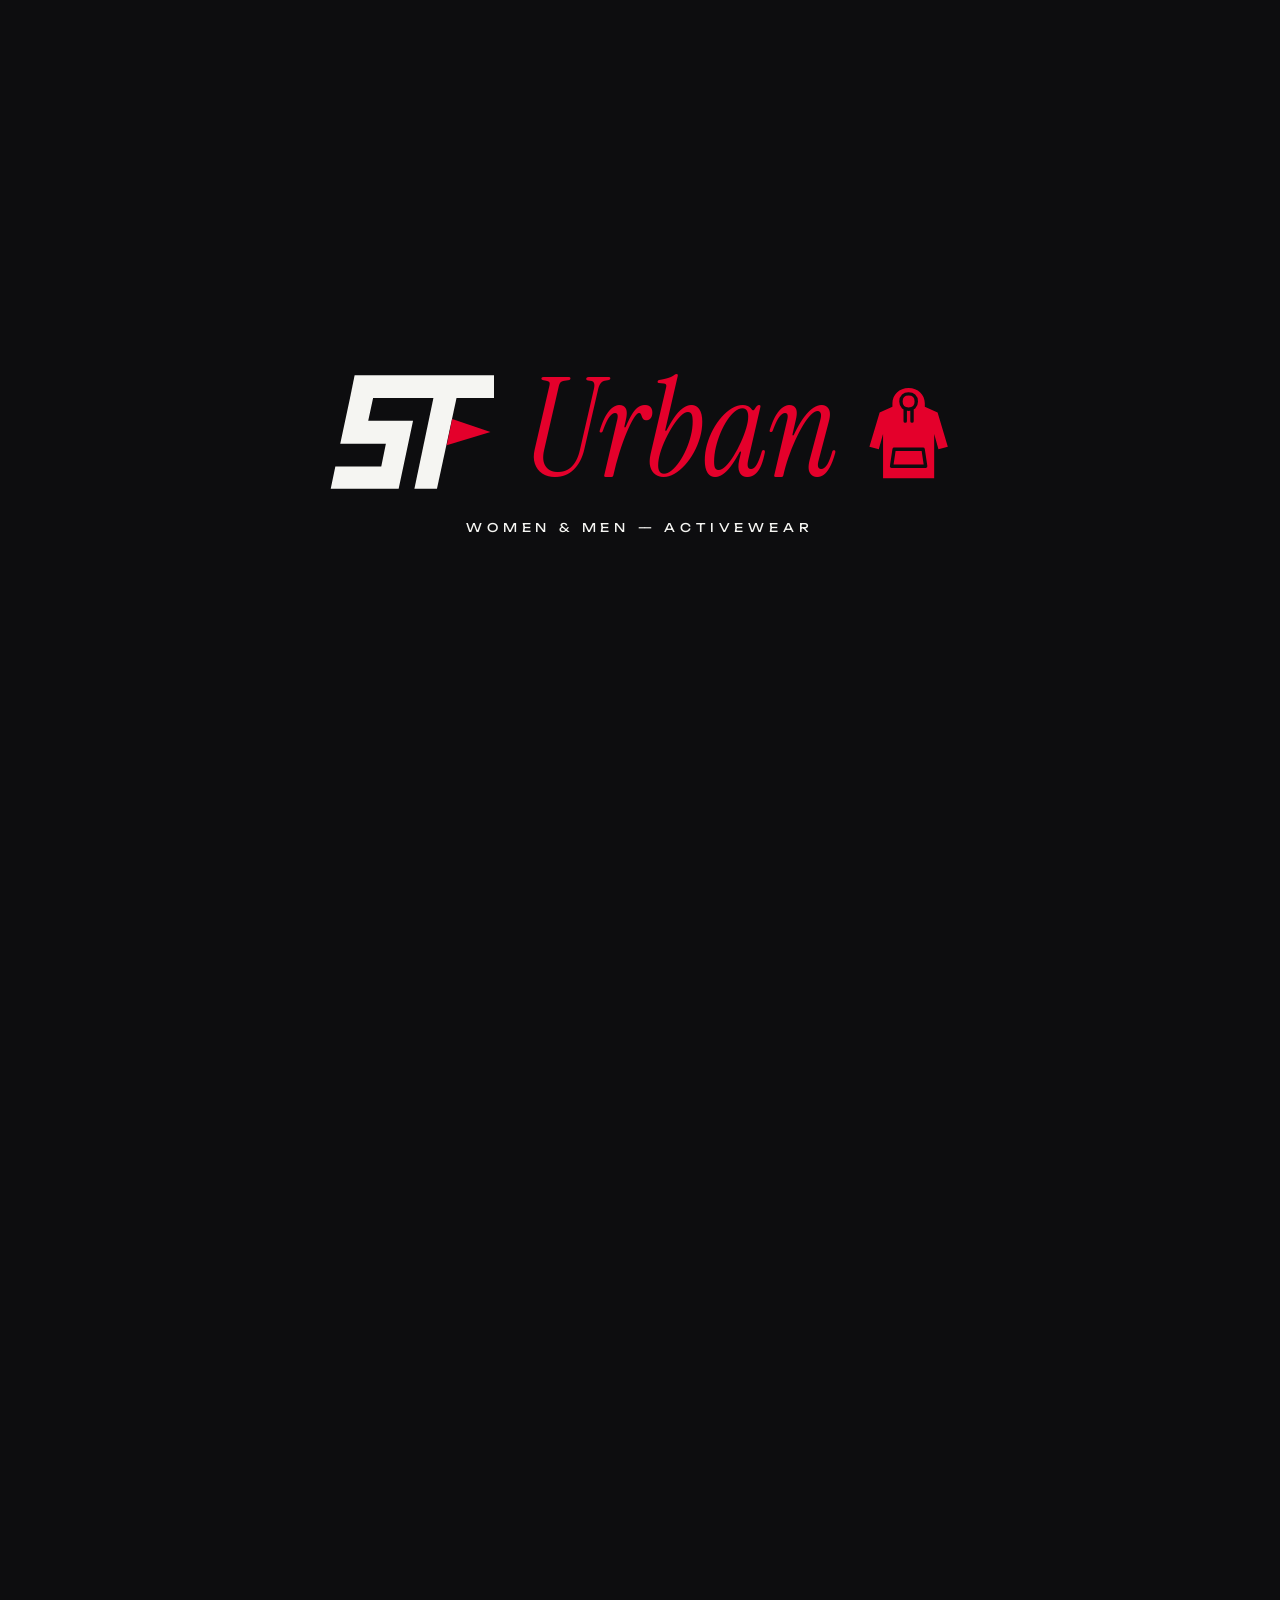
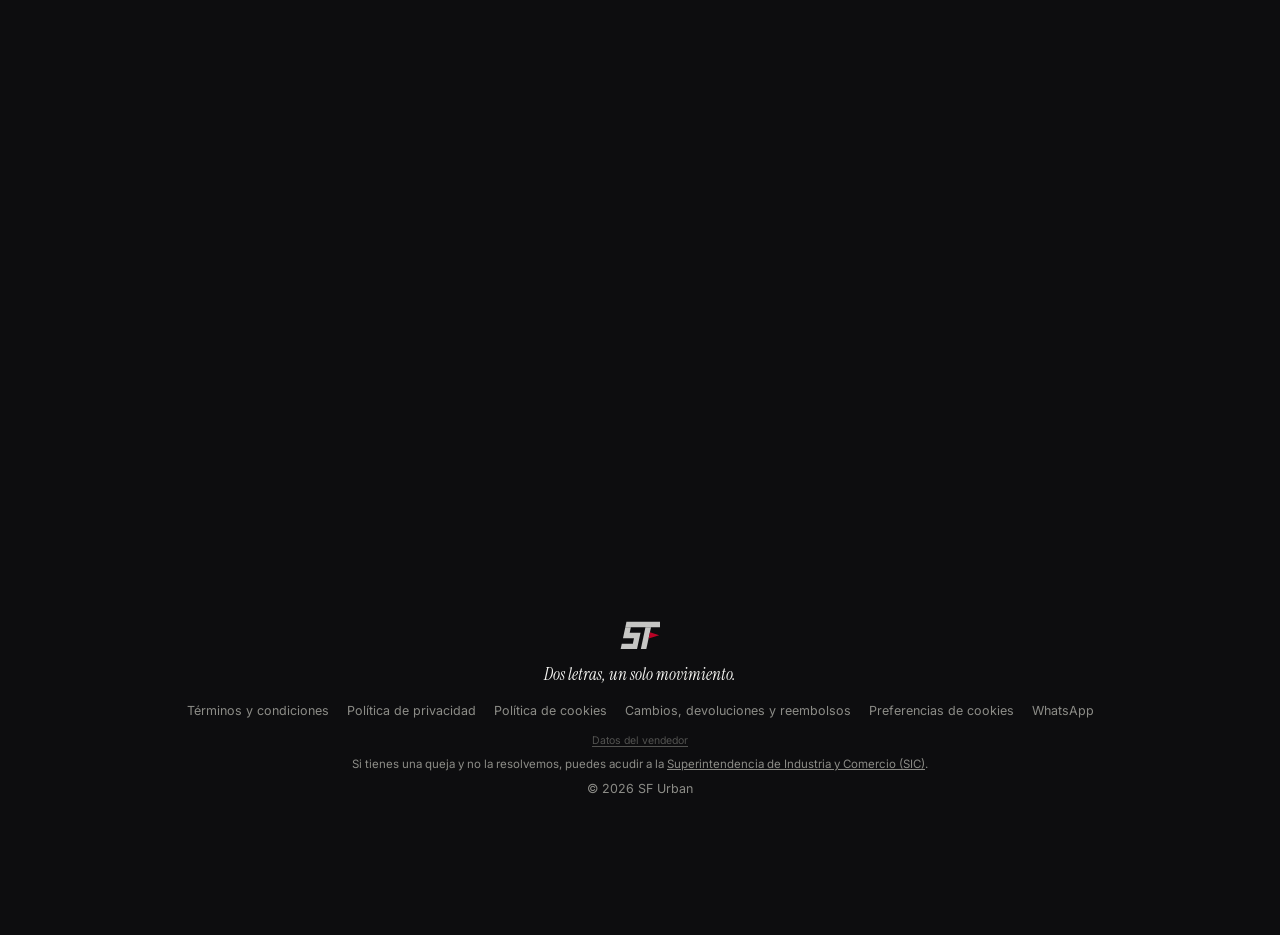
<file: index.html>
<!doctype html>
<html lang="es">
<head>
  <meta charset="utf-8">
  <meta name="viewport" content="width=device-width, initial-scale=1, viewport-fit=cover">
  <title>SF Urban — Women &amp; Men Activewear</title>
  <meta name="description" content="SF Urban: ropa urbana y activewear para mujer y hombre. Drop 01 disponible.">
  <meta name="theme-color" content="#0D0D0F">
  <meta property="og:title" content="SF Urban — Drop 01">
  <meta property="og:description" content="Dos letras, un solo movimiento.">
  <meta property="og:image" content="drop01-conjunto-burdeos.png">
  <link rel="icon" href="isotipo.svg" type="image/svg+xml">
  <link rel="preconnect" href="https://fonts.googleapis.com">
  <link rel="preconnect" href="https://fonts.gstatic.com" crossorigin>
  <link rel="stylesheet" href="https://fonts.googleapis.com/css2?family=Unbounded:wght@400;500;600;700;800&family=Instrument+Serif:ital@0;1&family=Inter:wght@400;500;600;700&display=swap">
  <link rel="stylesheet" href="styles.css?v=202611282054">
  <script src="config.js?v=202611282054"></script>
  <script src="products.js?v=202611282054"></script>
  <script src="db.js?v=202611282054"></script>
  <script src="remote.js?v=202611282054"></script>
  <script src="consent.js?v=202611282054"></script>
  <script src="auth.js?v=202611282054"></script>
  <script src="cart.js?v=202611282054"></script>
  <script src="theme.js?v=202611282054"></script>
</head>
<body data-page="home">

<main id="main" class="container app-enter" data-app>
  <div data-view aria-live="polite"></div>
</main>

<script src="layout.js?v=202611282054"></script>
<script src="chat.js?v=202611282054"></script>
<script src="intro.js?v=202611282054"></script>
<script src="loyalty.js?v=202611282054"></script>
<script src="home.js?v=202611282054"></script>
</body>
</html>
</file>
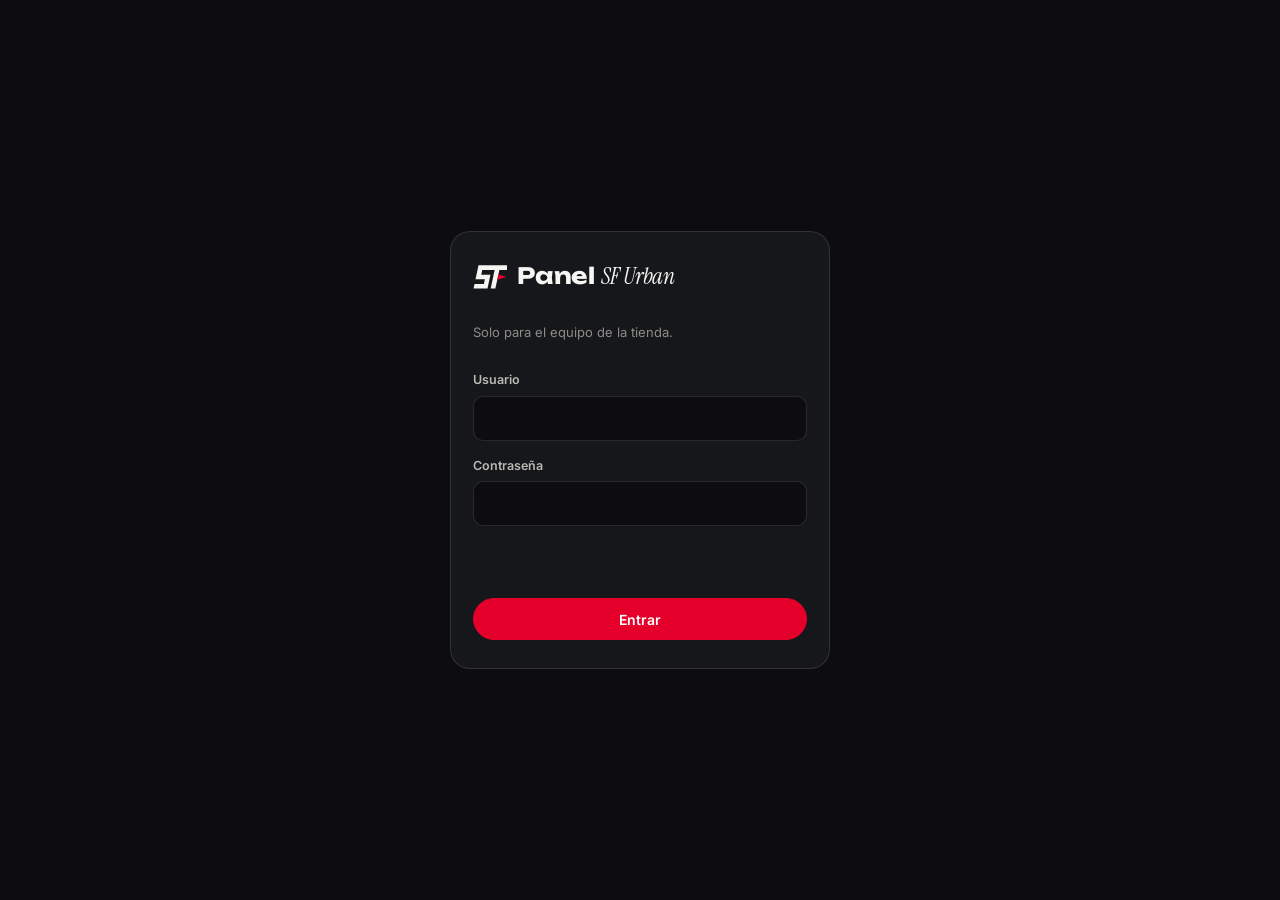
<file: admin.html>
<!doctype html>
<html lang="es">
<head>
  <meta charset="utf-8">
  <meta name="viewport" content="width=device-width, initial-scale=1, viewport-fit=cover">
  <title>Panel — SF Urban</title>
  <!-- Página privada: que los buscadores no la indexen -->
  <meta name="robots" content="noindex, nofollow">
  <meta name="theme-color" content="#0D0D0F">
  <link rel="icon" href="isotipo.svg" type="image/svg+xml">
  <link rel="preconnect" href="https://fonts.googleapis.com">
  <link rel="preconnect" href="https://fonts.gstatic.com" crossorigin>
  <link rel="stylesheet" href="https://fonts.googleapis.com/css2?family=Unbounded:wght@500;700&family=Instrument+Serif:ital@1&family=Inter:wght@400;500;600;700&display=swap">
  <link rel="stylesheet" href="admin.css?v=202611282054">
  <script src="config.js?v=202611282054"></script>
</head>
<body>
  <main id="app" aria-live="polite"></main>
  <div class="toast" data-toast hidden></div>
  <script src="admin.js?v=202611282054"></script>
</body>
</html>
</file>
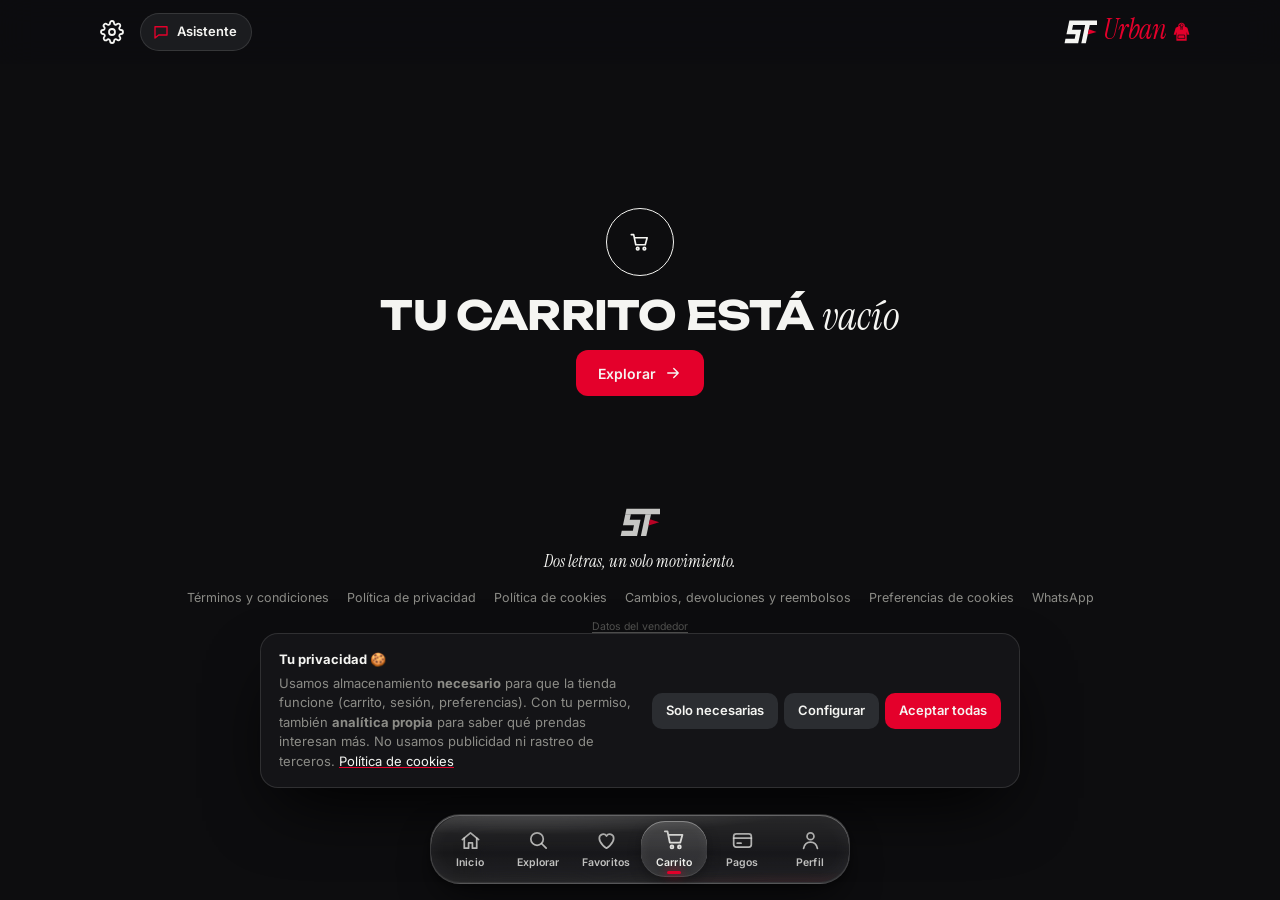
<file: checkout.html>
<!doctype html>
<html lang="es">
<head>
  <meta charset="utf-8">
  <meta name="theme-color" content="#0D0D0F">
  <meta name="viewport" content="width=device-width, initial-scale=1, viewport-fit=cover">
  <title>Finalizar compra — SF Urban</title>
  <meta name="robots" content="noindex">
  <link rel="icon" href="isotipo.svg" type="image/svg+xml">
  <link rel="preconnect" href="https://fonts.googleapis.com">
  <link rel="preconnect" href="https://fonts.gstatic.com" crossorigin>
  <link rel="stylesheet" href="https://fonts.googleapis.com/css2?family=Unbounded:wght@400;500;600;700;800&family=Instrument+Serif:ital@0;1&family=Inter:wght@400;500;600;700&display=swap">
  <link rel="stylesheet" href="styles.css?v=202611282054">
  <script src="config.js?v=202611282054"></script>
  <script src="products.js?v=202611282054"></script>
  <script src="db.js?v=202611282054"></script>
  <script src="remote.js?v=202611282054"></script>
  <script src="consent.js?v=202611282054"></script>
  <script src="auth.js?v=202611282054"></script>
  <script src="cart.js?v=202611282054"></script>
  <script src="theme.js?v=202611282054"></script>
</head>
<body data-page="checkout" data-dock="carrito">
<main id="main" class="container" data-checkout></main>
<script src="layout.js?v=202611282054"></script>
<script src="chat.js?v=202611282054"></script>
<script src="checkout.js?v=202611282054"></script>
</body>
</html>
</file>
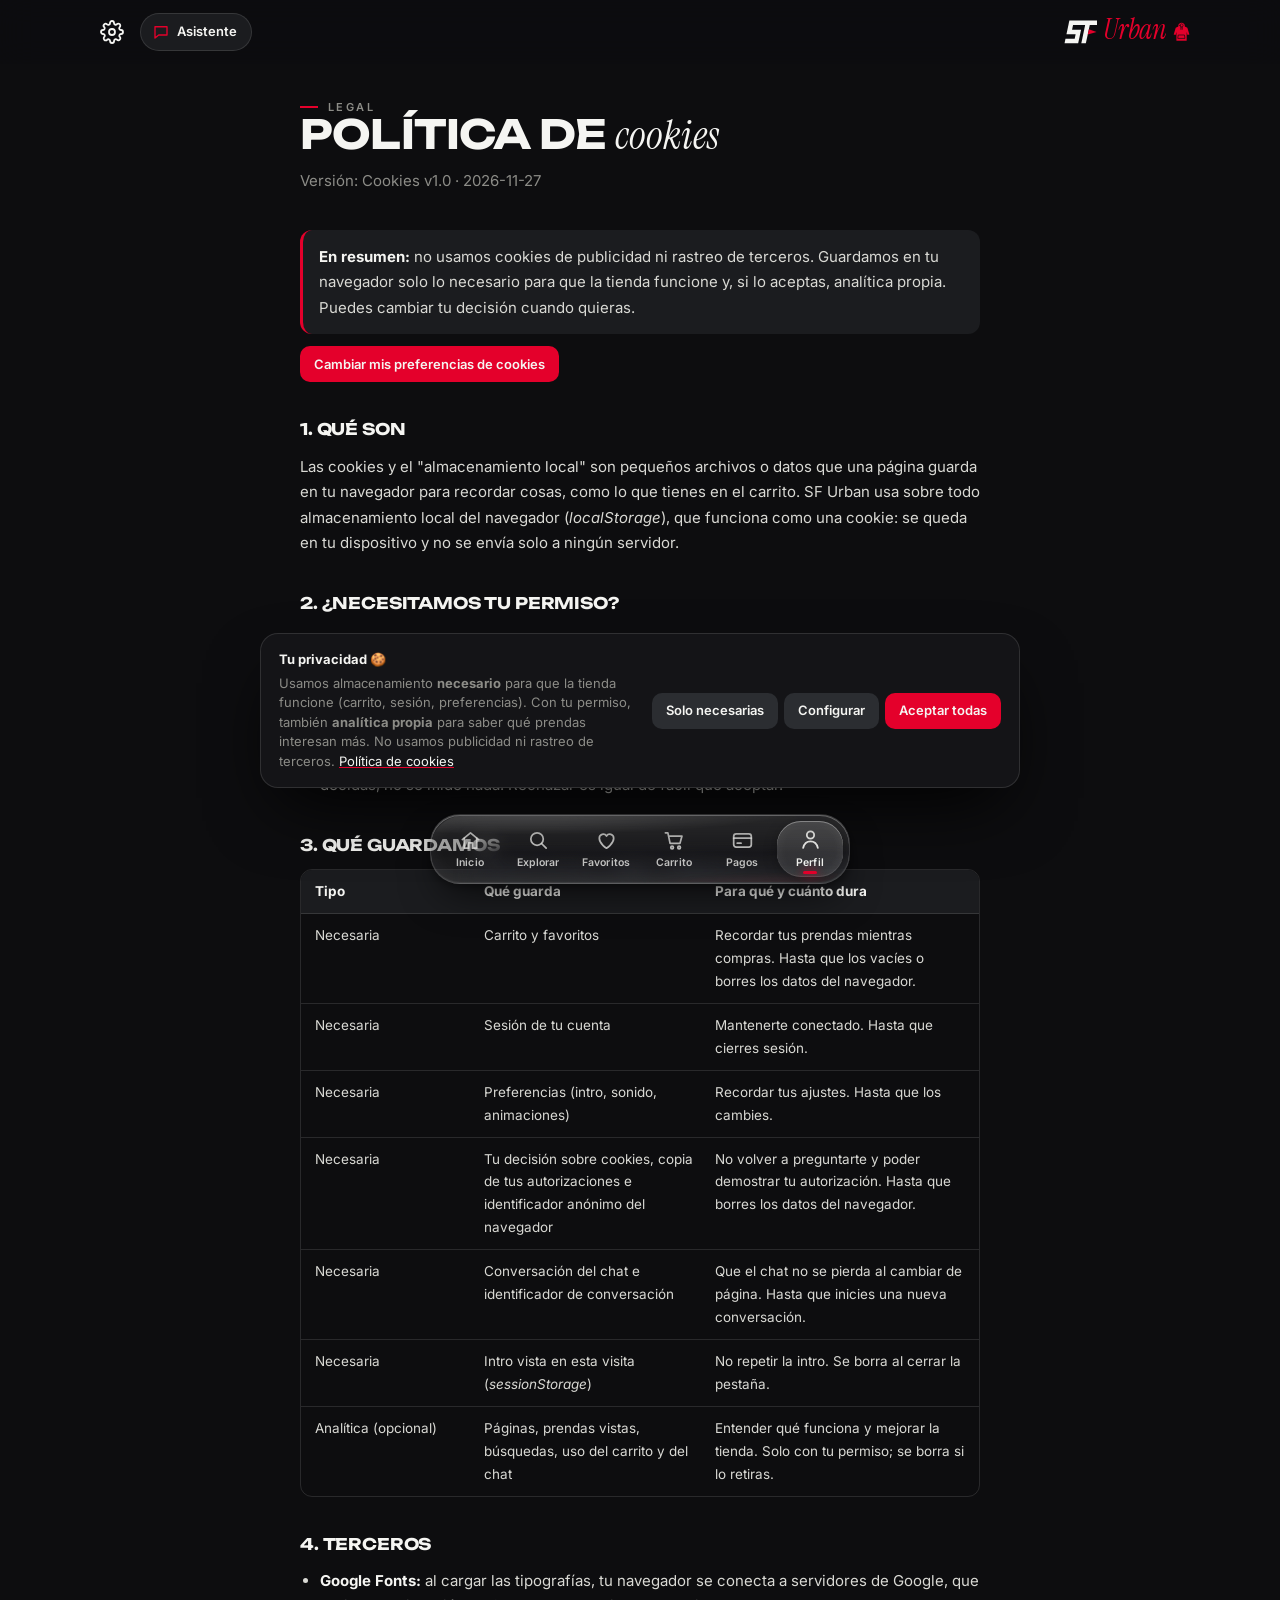
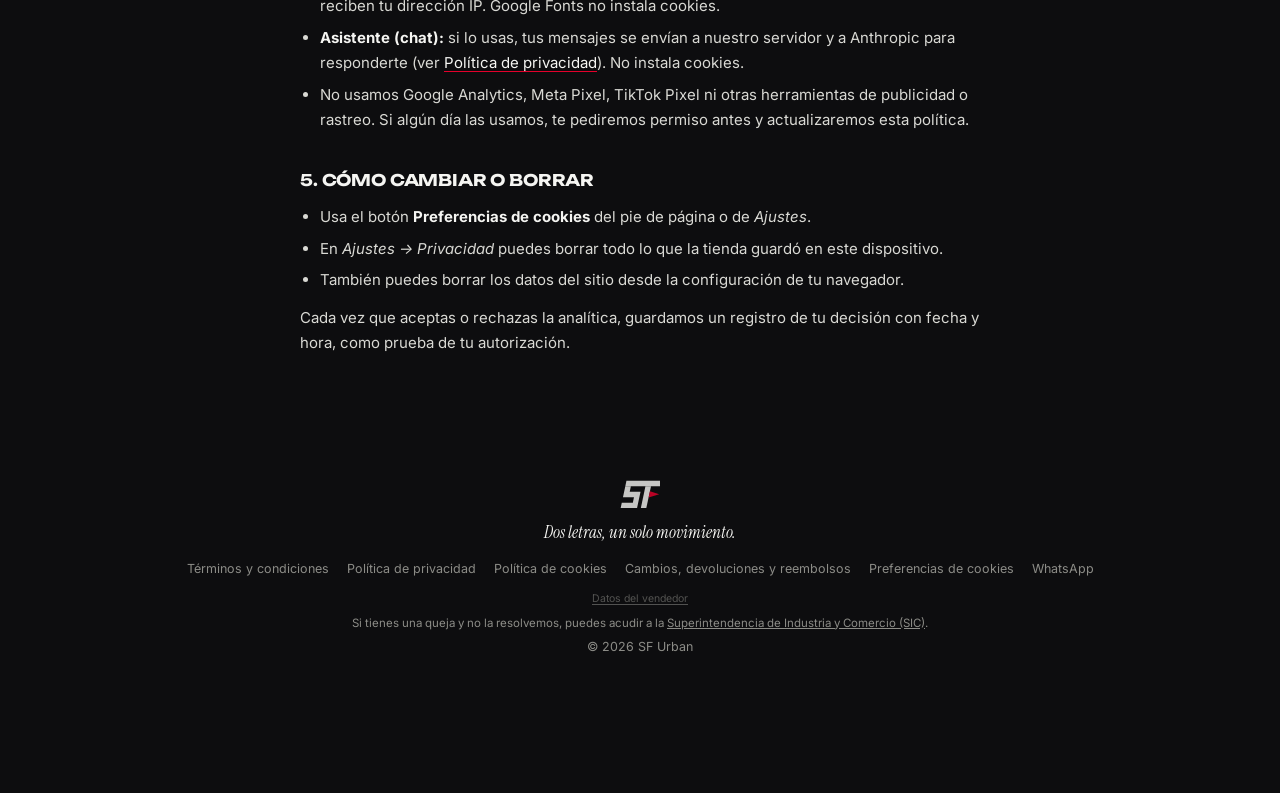
<file: cookies.html>
<!doctype html>
<html lang="es">
<head>
  <meta charset="utf-8">
  <meta name="theme-color" content="#0D0D0F">
  <meta name="viewport" content="width=device-width, initial-scale=1, viewport-fit=cover">
  <title>Política de cookies — SF Urban</title>
  <meta name="description" content="Qué guarda la tienda SF Urban en tu navegador y cómo controlarlo.">
  <link rel="icon" href="isotipo.svg" type="image/svg+xml">
  <link rel="preconnect" href="https://fonts.googleapis.com">
  <link rel="preconnect" href="https://fonts.gstatic.com" crossorigin>
  <link rel="stylesheet" href="https://fonts.googleapis.com/css2?family=Unbounded:wght@400;500;600;700;800&family=Instrument+Serif:ital@0;1&family=Inter:wght@400;500;600;700&display=swap">
  <link rel="stylesheet" href="styles.css?v=202611282054">
  <script src="config.js?v=202611282054"></script>
  <script src="products.js?v=202611282054"></script>
  <script src="db.js?v=202611282054"></script>
  <script src="remote.js?v=202611282054"></script>
  <script src="consent.js?v=202611282054"></script>
  <script src="auth.js?v=202611282054"></script>
  <script src="cart.js?v=202611282054"></script>
  <script src="theme.js?v=202611282054"></script>
</head>
<body data-page="legal" data-dock="perfil">
<main id="main" class="container legal">
  <header class="page-head">
    <span class="eyebrow">Legal</span>
    <h1 class="display h-m mt-1">Política de <span class="serif">cookies</span></h1>
    <p class="muted">Versión: <span data-legal-version="cookies"></span></p>
  </header>

  <article class="legal__body">
    <p class="legal__summary"><strong>En resumen:</strong> no usamos cookies de publicidad ni rastreo de terceros. Guardamos en tu navegador solo lo necesario para que la tienda funcione y, si lo aceptas, analítica propia. Puedes cambiar tu decisión cuando quieras.</p>
    <p><button type="button" class="btn btn--accent btn--sm" data-cookie-settings>Cambiar mis preferencias de cookies</button></p>

    <h2>1. Qué son</h2>
    <p>Las cookies y el "almacenamiento local" son pequeños archivos o datos que una página guarda en tu navegador para recordar cosas, como lo que tienes en el carrito. SF Urban usa sobre todo almacenamiento local del navegador (<em>localStorage</em>), que funciona como una cookie: se queda en tu dispositivo y no se envía solo a ningún servidor.</p>

    <h2>2. ¿Necesitamos tu permiso?</h2>
    <p>En Colombia no hay una ley específica de cookies. La Superintendencia de Industria y Comercio aplica la Ley 1581 de 2012 cuando las cookies recogen datos personales. Por eso:</p>
    <ul>
      <li>Las <strong>necesarias</strong> funcionan sin pedir permiso, porque sin ellas la tienda no funciona (carrito, sesión) y no se usan para otra cosa.</li>
      <li>Las de <strong>analítica</strong> son opcionales: <strong>solo se activan si las aceptas</strong> en el aviso. Antes de que decidas, no se mide nada. Rechazar es igual de fácil que aceptar.</li>
    </ul>

    <h2>3. Qué guardamos</h2>
    <div class="legal__table" role="table">
      <div role="row"><b>Tipo</b><b>Qué guarda</b><b>Para qué y cuánto dura</b></div>
      <div role="row"><span>Necesaria</span><span>Carrito y favoritos</span><span>Recordar tus prendas mientras compras. Hasta que los vacíes o borres los datos del navegador.</span></div>
      <div role="row"><span>Necesaria</span><span>Sesión de tu cuenta</span><span>Mantenerte conectado. Hasta que cierres sesión.</span></div>
      <div role="row"><span>Necesaria</span><span>Preferencias (intro, sonido, animaciones)</span><span>Recordar tus ajustes. Hasta que los cambies.</span></div>
      <div role="row"><span>Necesaria</span><span>Tu decisión sobre cookies, copia de tus autorizaciones e identificador anónimo del navegador</span><span>No volver a preguntarte y poder demostrar tu autorización. Hasta que borres los datos del navegador.</span></div>
      <div role="row"><span>Necesaria</span><span>Conversación del chat e identificador de conversación</span><span>Que el chat no se pierda al cambiar de página. Hasta que inicies una nueva conversación.</span></div>
      <div role="row"><span>Necesaria</span><span>Intro vista en esta visita (<em>sessionStorage</em>)</span><span>No repetir la intro. Se borra al cerrar la pestaña.</span></div>
      <div role="row"><span>Analítica (opcional)</span><span>Páginas, prendas vistas, búsquedas, uso del carrito y del chat</span><span>Entender qué funciona y mejorar la tienda. Solo con tu permiso; se borra si lo retiras.</span></div>
    </div>

    <h2>4. Terceros</h2>
    <ul>
      <li><strong>Google Fonts:</strong> al cargar las tipografías, tu navegador se conecta a servidores de Google, que reciben tu dirección IP. Google Fonts no instala cookies.</li>
      <li><strong>Asistente (chat):</strong> si lo usas, tus mensajes se envían a nuestro servidor y a Anthropic para responderte (ver <a href="privacidad.html#chat">Política de privacidad</a>). No instala cookies.</li>
      <li>No usamos Google Analytics, Meta Pixel, TikTok Pixel ni otras herramientas de publicidad o rastreo. Si algún día las usamos, te pediremos permiso antes y actualizaremos esta política.</li>
    </ul>

    <h2>5. Cómo cambiar o borrar</h2>
    <ul>
      <li>Usa el botón <strong>Preferencias de cookies</strong> del pie de página o de <em>Ajustes</em>.</li>
      <li>En <em>Ajustes → Privacidad</em> puedes borrar todo lo que la tienda guardó en este dispositivo.</li>
      <li>También puedes borrar los datos del sitio desde la configuración de tu navegador.</li>
    </ul>
    <p>Cada vez que aceptas o rechazas la analítica, guardamos un registro de tu decisión con fecha y hora, como prueba de tu autorización.</p>
  </article>
</main>
<script src="layout.js?v=202611282054"></script>
<script src="chat.js?v=202611282054"></script>
<script src="legal.js?v=202611282054"></script>
</body>
</html>
</file>
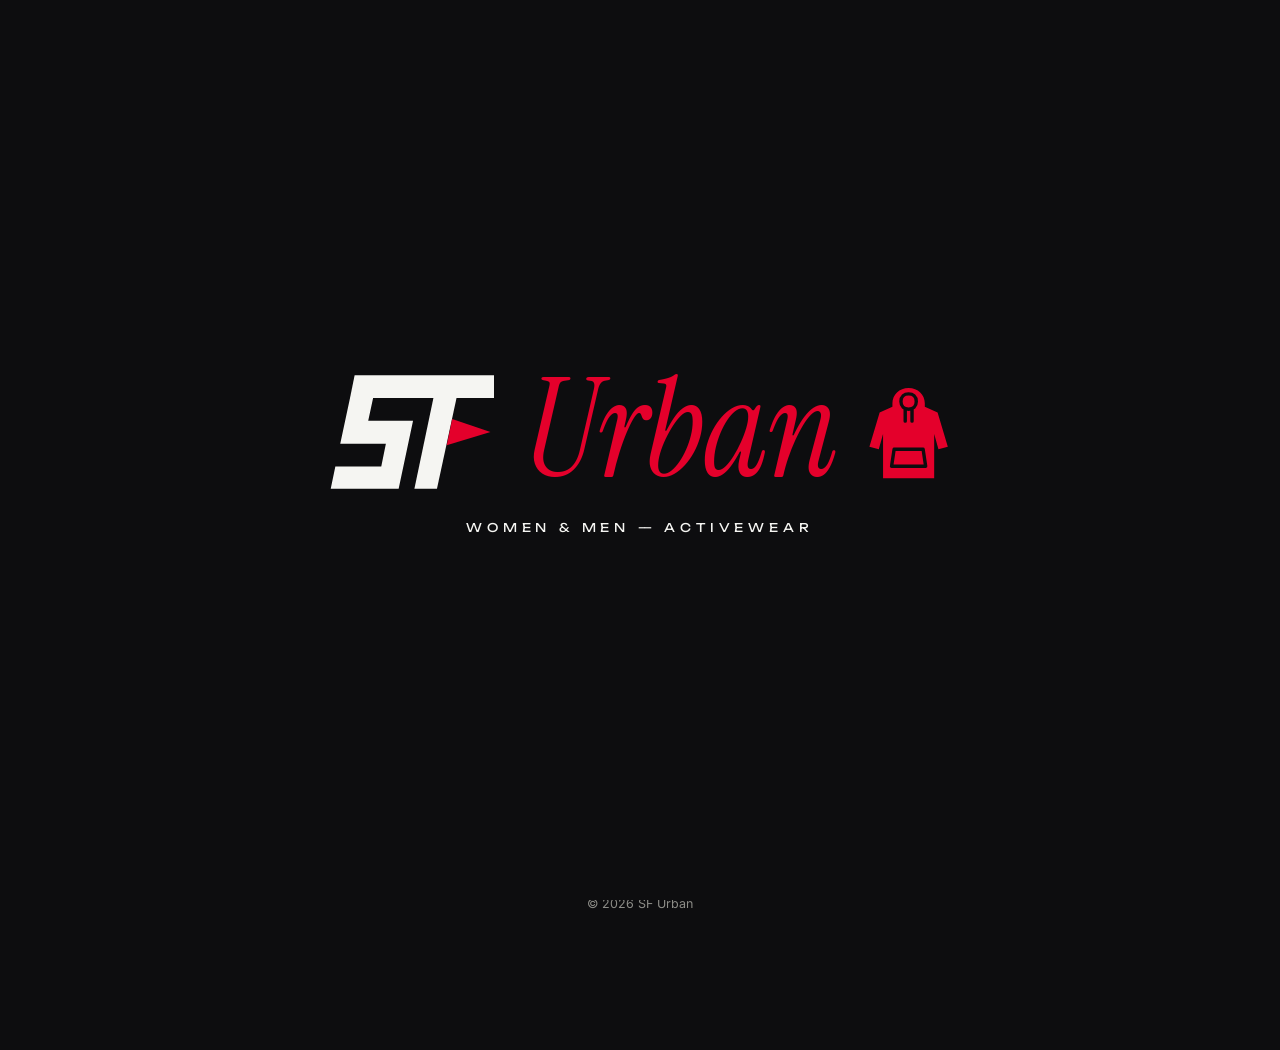
<file: cuenta.html>
<!doctype html>
<html lang="es">
<head>
  <meta charset="utf-8">
  <title>Mi perfil — SF Urban</title>
  <meta name="robots" content="noindex">
  <!-- La cuenta ahora vive en la vista "Perfil" de la barra flotante -->
  <meta http-equiv="refresh" content="0; url=index.html#perfil">
  <script>location.replace('index.html#perfil');</script>
</head>
<body style="background:#0D0D0F;color:#F5F5F2;font-family:system-ui">
  <p><a href="index.html#perfil" style="color:inherit">Ir a mi perfil</a></p>
</body>
</html>
</file>
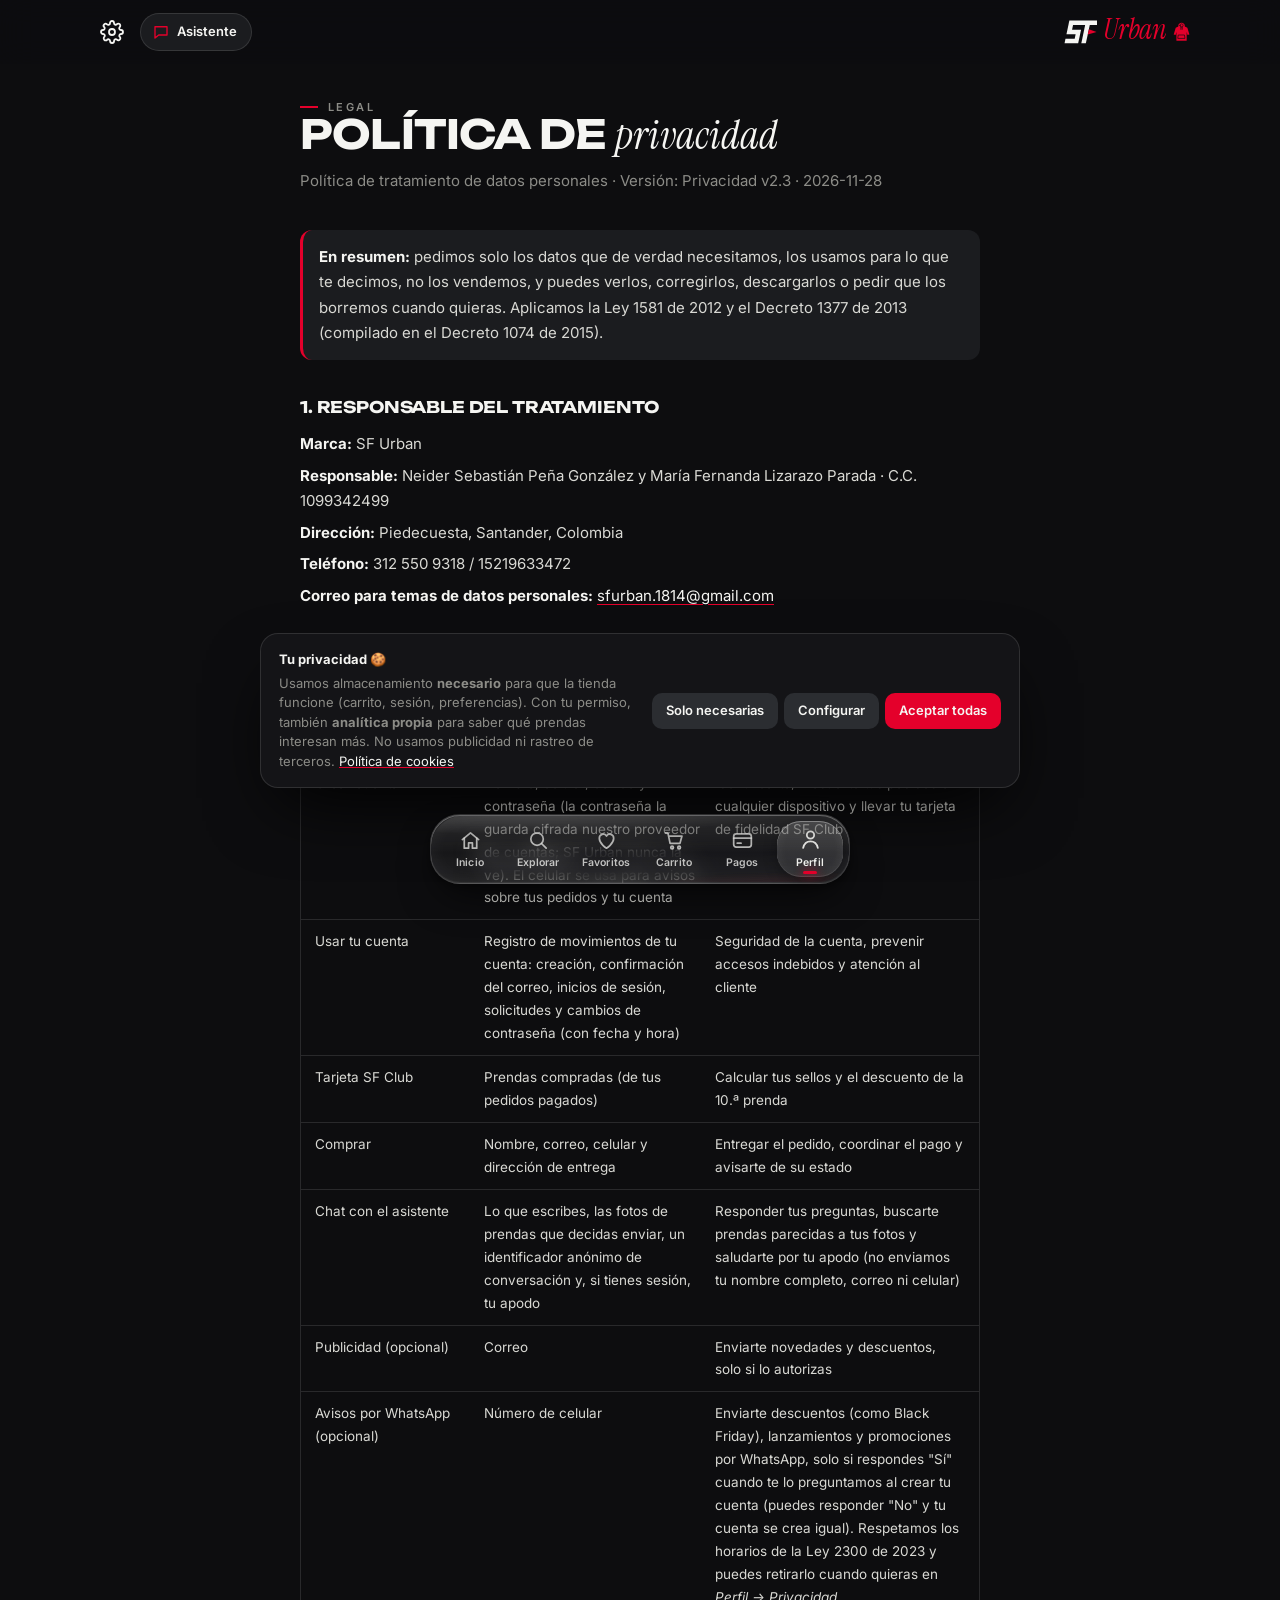
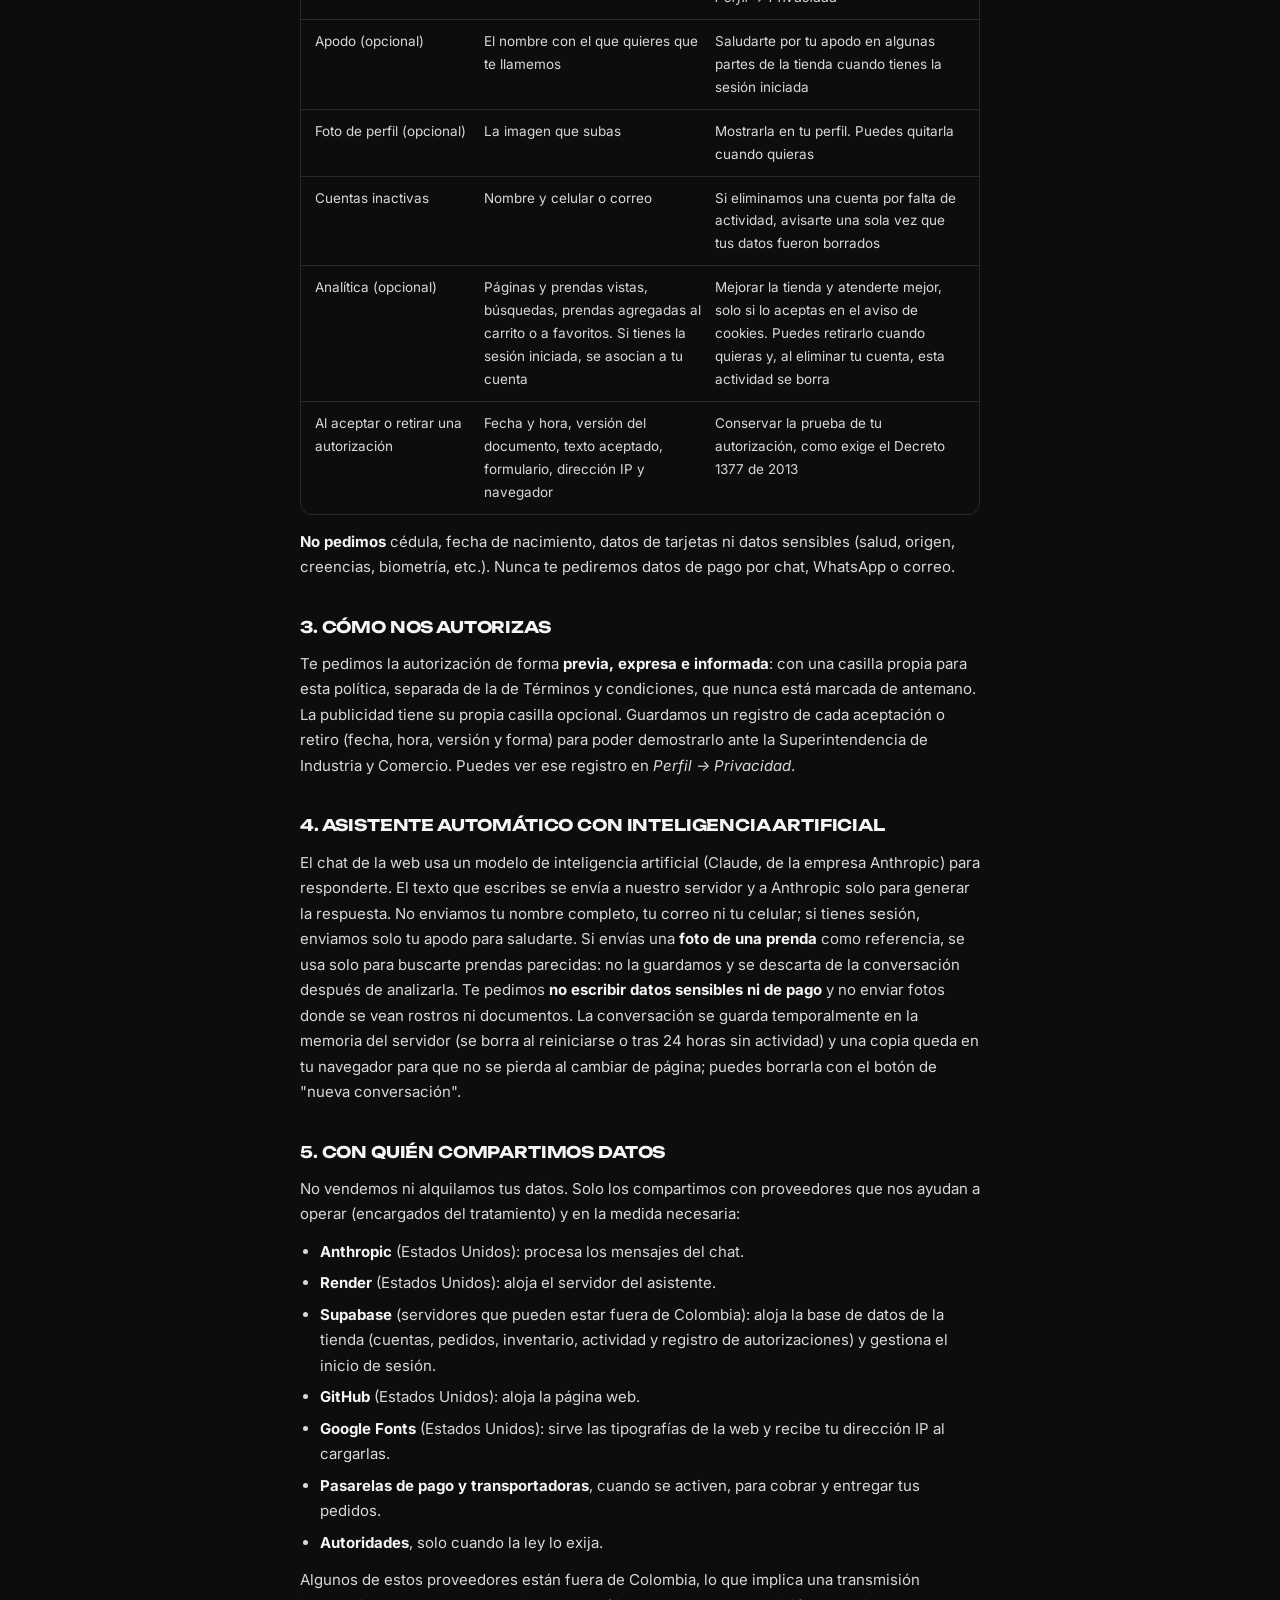
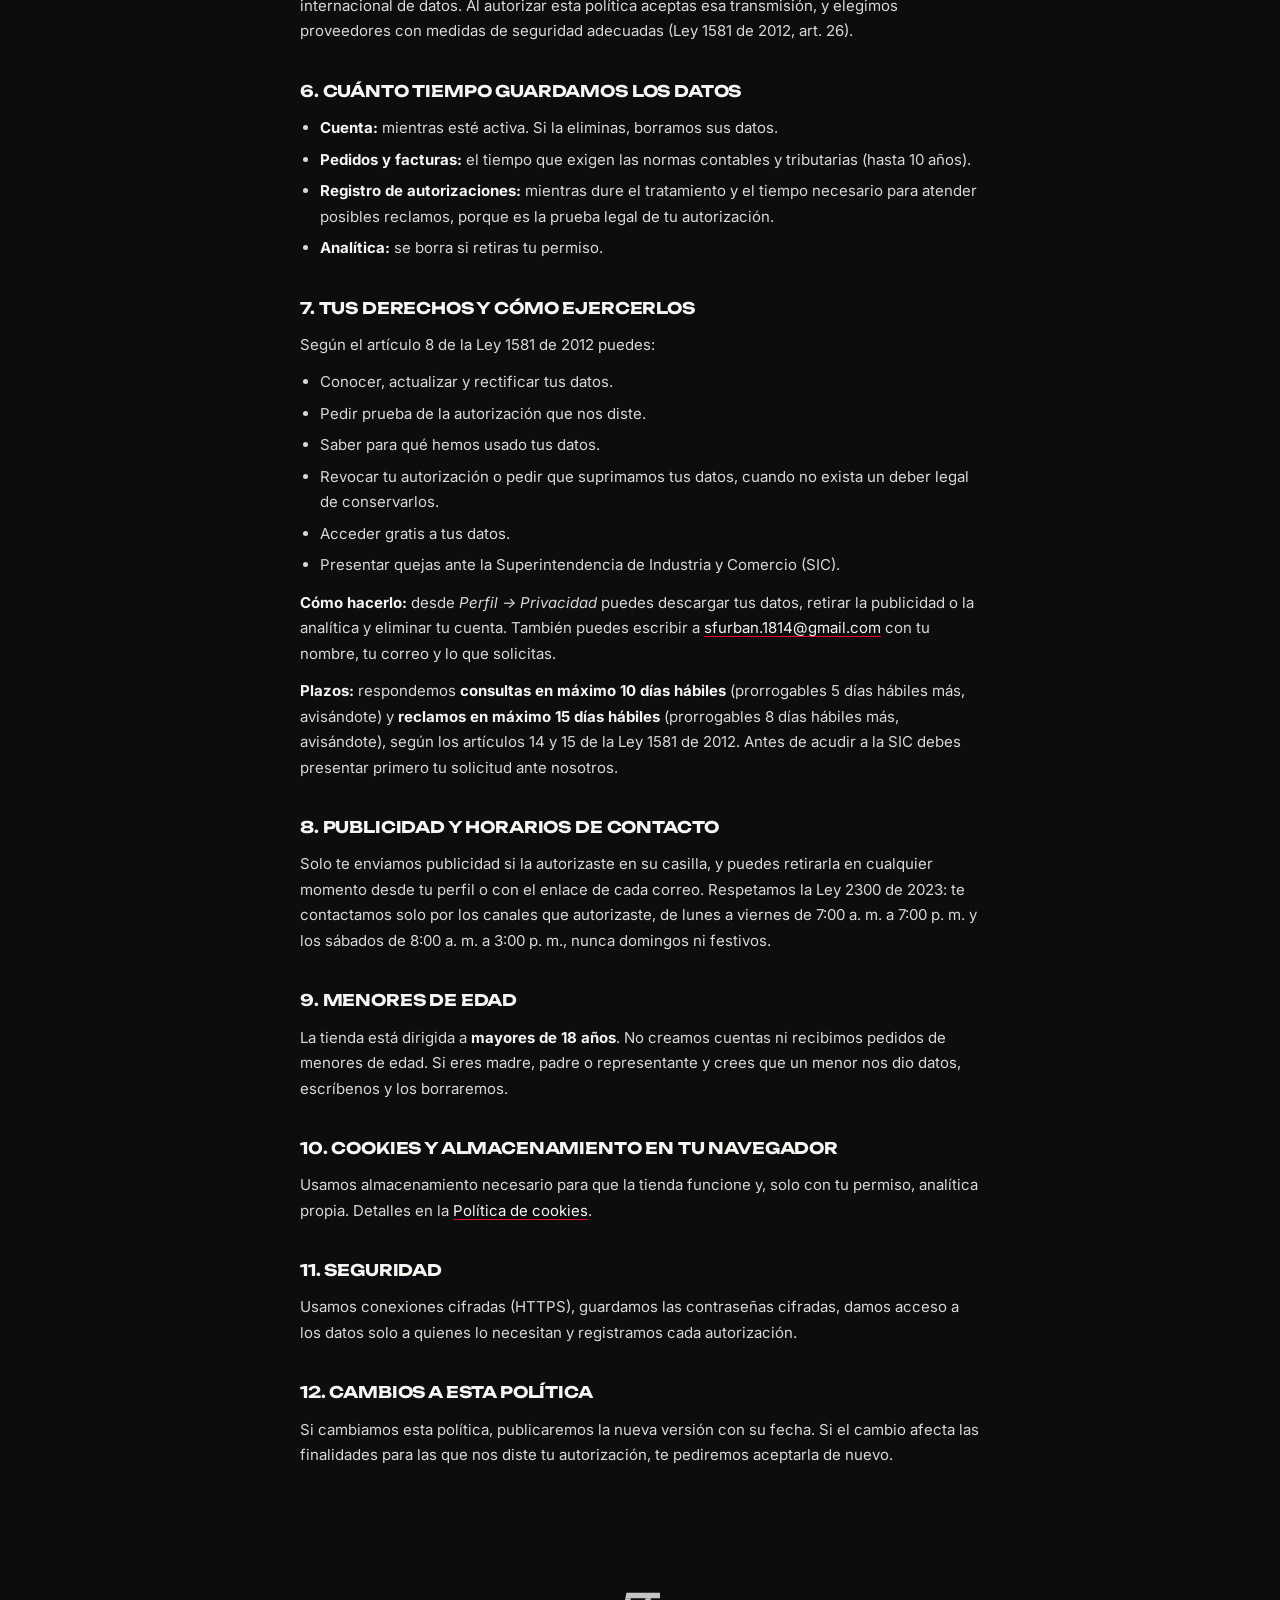
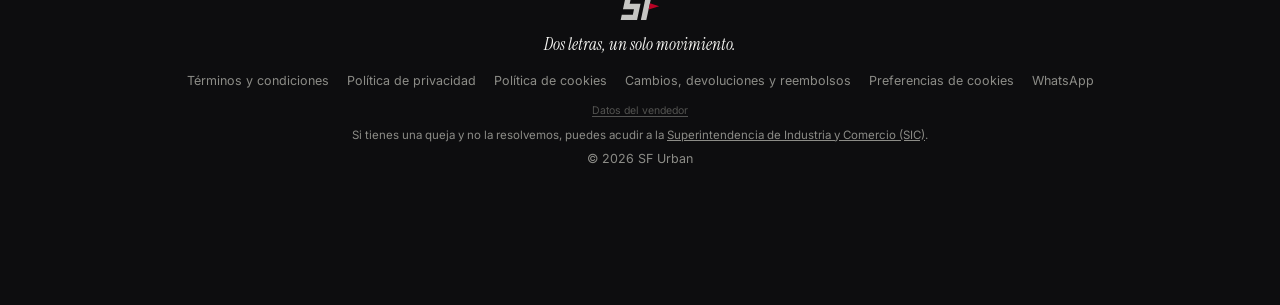
<file: privacidad.html>
<!doctype html>
<html lang="es">
<head>
  <meta charset="utf-8">
  <meta name="theme-color" content="#0D0D0F">
  <meta name="viewport" content="width=device-width, initial-scale=1, viewport-fit=cover">
  <title>Política de privacidad — SF Urban</title>
  <meta name="description" content="Política de tratamiento de datos personales de SF Urban (Ley 1581 de 2012).">
  <link rel="icon" href="isotipo.svg" type="image/svg+xml">
  <link rel="preconnect" href="https://fonts.googleapis.com">
  <link rel="preconnect" href="https://fonts.gstatic.com" crossorigin>
  <link rel="stylesheet" href="https://fonts.googleapis.com/css2?family=Unbounded:wght@400;500;600;700;800&family=Instrument+Serif:ital@0;1&family=Inter:wght@400;500;600;700&display=swap">
  <link rel="stylesheet" href="styles.css?v=202611282054">
  <script src="config.js?v=202611282054"></script>
  <script src="products.js?v=202611282054"></script>
  <script src="db.js?v=202611282054"></script>
  <script src="remote.js?v=202611282054"></script>
  <script src="consent.js?v=202611282054"></script>
  <script src="auth.js?v=202611282054"></script>
  <script src="cart.js?v=202611282054"></script>
  <script src="theme.js?v=202611282054"></script>
</head>
<body data-page="legal" data-dock="perfil">
<main id="main" class="container legal">
  <header class="page-head">
    <span class="eyebrow">Legal</span>
    <h1 class="display h-m mt-1">Política de <span class="serif">privacidad</span></h1>
    <p class="muted">Política de tratamiento de datos personales · Versión: <span data-legal-version="privacidad"></span></p>
  </header>

  <article class="legal__body">
    <p class="legal__summary"><strong>En resumen:</strong> pedimos solo los datos que de verdad necesitamos, los usamos para lo que te decimos, no los vendemos, y puedes verlos, corregirlos, descargarlos o pedir que los borremos cuando quieras. Aplicamos la Ley 1581 de 2012 y el Decreto 1377 de 2013 (compilado en el Decreto 1074 de 2015).</p>

    <h2>1. Responsable del tratamiento</h2>
    <ul class="legal__id">
      <li><strong>Marca:</strong> SF Urban</li>
      <li><strong>Responsable:</strong> <span data-legal="responsable"></span> · <span data-legal="documento"></span></li>
      <li><strong>Dirección:</strong> <span data-legal="direccion"></span>, <span data-legal="ciudad"></span></li>
      <li><strong>Teléfono:</strong> <span data-legal="telefono"></span></li>
      <li><strong>Correo para temas de datos personales:</strong> <a data-contact-email href="#"></a></li>
    </ul>

    <h2>2. Qué datos pedimos y para qué</h2>
    <p>Seguimos el principio de <strong>datos mínimos</strong>: cada dato tiene una finalidad concreta.</p>
    <div class="legal__table" role="table">
      <div role="row"><b>Cuándo</b><b>Datos</b><b>Para qué</b></div>
      <div role="row"><span>Crear cuenta</span><span>Nombre, celular, correo y contraseña (la contraseña la guarda cifrada nuestro proveedor de cuentas; SF Urban nunca la ve). El celular se usa para avisos sobre tus pedidos y tu cuenta</span><span>Identificarte, mostrarte tus pedidos en cualquier dispositivo y llevar tu tarjeta de fidelidad SF Club</span></div>
      <div role="row"><span>Usar tu cuenta</span><span>Registro de movimientos de tu cuenta: creación, confirmación del correo, inicios de sesión, solicitudes y cambios de contraseña (con fecha y hora)</span><span>Seguridad de la cuenta, prevenir accesos indebidos y atención al cliente</span></div>
      <div role="row"><span>Tarjeta SF Club</span><span>Prendas compradas (de tus pedidos pagados)</span><span>Calcular tus sellos y el descuento de la 10.ª prenda</span></div>
      <div role="row"><span>Comprar</span><span>Nombre, correo, celular y dirección de entrega</span><span>Entregar el pedido, coordinar el pago y avisarte de su estado</span></div>
      <div role="row"><span>Chat con el asistente</span><span>Lo que escribes, las fotos de prendas que decidas enviar, un identificador anónimo de conversación y, si tienes sesión, tu apodo</span><span>Responder tus preguntas, buscarte prendas parecidas a tus fotos y saludarte por tu apodo (no enviamos tu nombre completo, correo ni celular)</span></div>
      <div role="row"><span>Publicidad (opcional)</span><span>Correo</span><span>Enviarte novedades y descuentos, solo si lo autorizas</span></div>
      <div role="row"><span>Avisos por WhatsApp (opcional)</span><span>Número de celular</span><span>Enviarte descuentos (como Black Friday), lanzamientos y promociones por WhatsApp, solo si respondes "Sí" cuando te lo preguntamos al crear tu cuenta (puedes responder "No" y tu cuenta se crea igual). Respetamos los horarios de la Ley 2300 de 2023 y puedes retirarlo cuando quieras en <em>Perfil → Privacidad</em></span></div>
      <div role="row"><span>Apodo (opcional)</span><span>El nombre con el que quieres que te llamemos</span><span>Saludarte por tu apodo en algunas partes de la tienda cuando tienes la sesión iniciada</span></div>
      <div role="row"><span>Foto de perfil (opcional)</span><span>La imagen que subas</span><span>Mostrarla en tu perfil. Puedes quitarla cuando quieras</span></div>
      <div role="row"><span>Cuentas inactivas</span><span>Nombre y celular o correo</span><span>Si eliminamos una cuenta por falta de actividad, avisarte una sola vez que tus datos fueron borrados</span></div>
      <div role="row"><span>Analítica (opcional)</span><span>Páginas y prendas vistas, búsquedas, prendas agregadas al carrito o a favoritos. Si tienes la sesión iniciada, se asocian a tu cuenta</span><span>Mejorar la tienda y atenderte mejor, solo si lo aceptas en el aviso de cookies. Puedes retirarlo cuando quieras y, al eliminar tu cuenta, esta actividad se borra</span></div>
      <div role="row"><span>Al aceptar o retirar una autorización</span><span>Fecha y hora, versión del documento, texto aceptado, formulario, dirección IP y navegador</span><span>Conservar la prueba de tu autorización, como exige el Decreto 1377 de 2013</span></div>
    </div>
    <p><strong>No pedimos</strong> cédula, fecha de nacimiento, datos de tarjetas ni datos sensibles (salud, origen, creencias, biometría, etc.). Nunca te pediremos datos de pago por chat, WhatsApp o correo.</p>

    <h2>3. Cómo nos autorizas</h2>
    <p>Te pedimos la autorización de forma <strong>previa, expresa e informada</strong>: con una casilla propia para esta política, separada de la de Términos y condiciones, que nunca está marcada de antemano. La publicidad tiene su propia casilla opcional. Guardamos un registro de cada aceptación o retiro (fecha, hora, versión y forma) para poder demostrarlo ante la Superintendencia de Industria y Comercio. Puedes ver ese registro en <em>Perfil → Privacidad</em>.</p>

    <h2 id="chat">4. Asistente automático con inteligencia artificial</h2>
    <p>El chat de la web usa un modelo de inteligencia artificial (Claude, de la empresa Anthropic) para responderte. El texto que escribes se envía a nuestro servidor y a Anthropic solo para generar la respuesta. No enviamos tu nombre completo, tu correo ni tu celular; si tienes sesión, enviamos solo tu apodo para saludarte. Si envías una <strong>foto de una prenda</strong> como referencia, se usa solo para buscarte prendas parecidas: no la guardamos y se descarta de la conversación después de analizarla. Te pedimos <strong>no escribir datos sensibles ni de pago</strong> y no enviar fotos donde se vean rostros ni documentos. La conversación se guarda temporalmente en la memoria del servidor (se borra al reiniciarse o tras 24 horas sin actividad) y una copia queda en tu navegador para que no se pierda al cambiar de página; puedes borrarla con el botón de "nueva conversación".</p>

    <h2>5. Con quién compartimos datos</h2>
    <p>No vendemos ni alquilamos tus datos. Solo los compartimos con proveedores que nos ayudan a operar (encargados del tratamiento) y en la medida necesaria:</p>
    <ul>
      <li><strong>Anthropic</strong> (Estados Unidos): procesa los mensajes del chat.</li>
      <li><strong>Render</strong> (Estados Unidos): aloja el servidor del asistente.</li>
      <li><strong>Supabase</strong> (servidores que pueden estar fuera de Colombia): aloja la base de datos de la tienda (cuentas, pedidos, inventario, actividad y registro de autorizaciones) y gestiona el inicio de sesión.</li>
      <li><strong>GitHub</strong> (Estados Unidos): aloja la página web.</li>
      <li><strong>Google Fonts</strong> (Estados Unidos): sirve las tipografías de la web y recibe tu dirección IP al cargarlas.</li>
      <li><strong>Pasarelas de pago y transportadoras</strong>, cuando se activen, para cobrar y entregar tus pedidos.</li>
      <li><strong>Autoridades</strong>, solo cuando la ley lo exija.</li>
    </ul>
    <p>Algunos de estos proveedores están fuera de Colombia, lo que implica una transmisión internacional de datos. Al autorizar esta política aceptas esa transmisión, y elegimos proveedores con medidas de seguridad adecuadas (Ley 1581 de 2012, art. 26).</p>

    <h2>6. Cuánto tiempo guardamos los datos</h2>
    <ul>
      <li><strong>Cuenta:</strong> mientras esté activa. Si la eliminas, borramos sus datos.</li>
      <li><strong>Pedidos y facturas:</strong> el tiempo que exigen las normas contables y tributarias (hasta 10 años).</li>
      <li><strong>Registro de autorizaciones:</strong> mientras dure el tratamiento y el tiempo necesario para atender posibles reclamos, porque es la prueba legal de tu autorización.</li>
      <li><strong>Analítica:</strong> se borra si retiras tu permiso.</li>
    </ul>

    <h2 id="derechos">7. Tus derechos y cómo ejercerlos</h2>
    <p>Según el artículo 8 de la Ley 1581 de 2012 puedes:</p>
    <ul>
      <li>Conocer, actualizar y rectificar tus datos.</li>
      <li>Pedir prueba de la autorización que nos diste.</li>
      <li>Saber para qué hemos usado tus datos.</li>
      <li>Revocar tu autorización o pedir que suprimamos tus datos, cuando no exista un deber legal de conservarlos.</li>
      <li>Acceder gratis a tus datos.</li>
      <li>Presentar quejas ante la Superintendencia de Industria y Comercio (SIC).</li>
    </ul>
    <p><strong>Cómo hacerlo:</strong> desde <em>Perfil → Privacidad</em> puedes descargar tus datos, retirar la publicidad o la analítica y eliminar tu cuenta. También puedes escribir a <a data-contact-email href="#"></a> con tu nombre, tu correo y lo que solicitas.</p>
    <p><strong>Plazos:</strong> respondemos <strong>consultas en máximo 10 días hábiles</strong> (prorrogables 5 días hábiles más, avisándote) y <strong>reclamos en máximo 15 días hábiles</strong> (prorrogables 8 días hábiles más, avisándote), según los artículos 14 y 15 de la Ley 1581 de 2012. Antes de acudir a la SIC debes presentar primero tu solicitud ante nosotros.</p>

    <h2>8. Publicidad y horarios de contacto</h2>
    <p>Solo te enviamos publicidad si la autorizaste en su casilla, y puedes retirarla en cualquier momento desde tu perfil o con el enlace de cada correo. Respetamos la Ley 2300 de 2023: te contactamos solo por los canales que autorizaste, de lunes a viernes de 7:00 a. m. a 7:00 p. m. y los sábados de 8:00 a. m. a 3:00 p. m., nunca domingos ni festivos.</p>

    <h2>9. Menores de edad</h2>
    <p>La tienda está dirigida a <strong>mayores de 18 años</strong>. No creamos cuentas ni recibimos pedidos de menores de edad. Si eres madre, padre o representante y crees que un menor nos dio datos, escríbenos y los borraremos.</p>

    <h2>10. Cookies y almacenamiento en tu navegador</h2>
    <p>Usamos almacenamiento necesario para que la tienda funcione y, solo con tu permiso, analítica propia. Detalles en la <a href="cookies.html">Política de cookies</a>.</p>

    <h2>11. Seguridad</h2>
    <p>Usamos conexiones cifradas (HTTPS), guardamos las contraseñas cifradas, damos acceso a los datos solo a quienes lo necesitan y registramos cada autorización.</p>

    <h2>12. Cambios a esta política</h2>
    <p>Si cambiamos esta política, publicaremos la nueva versión con su fecha. Si el cambio afecta las finalidades para las que nos diste tu autorización, te pediremos aceptarla de nuevo.</p>
  </article>
</main>
<script src="layout.js?v=202611282054"></script>
<script src="chat.js?v=202611282054"></script>
<script src="legal.js?v=202611282054"></script>
</body>
</html>
</file>
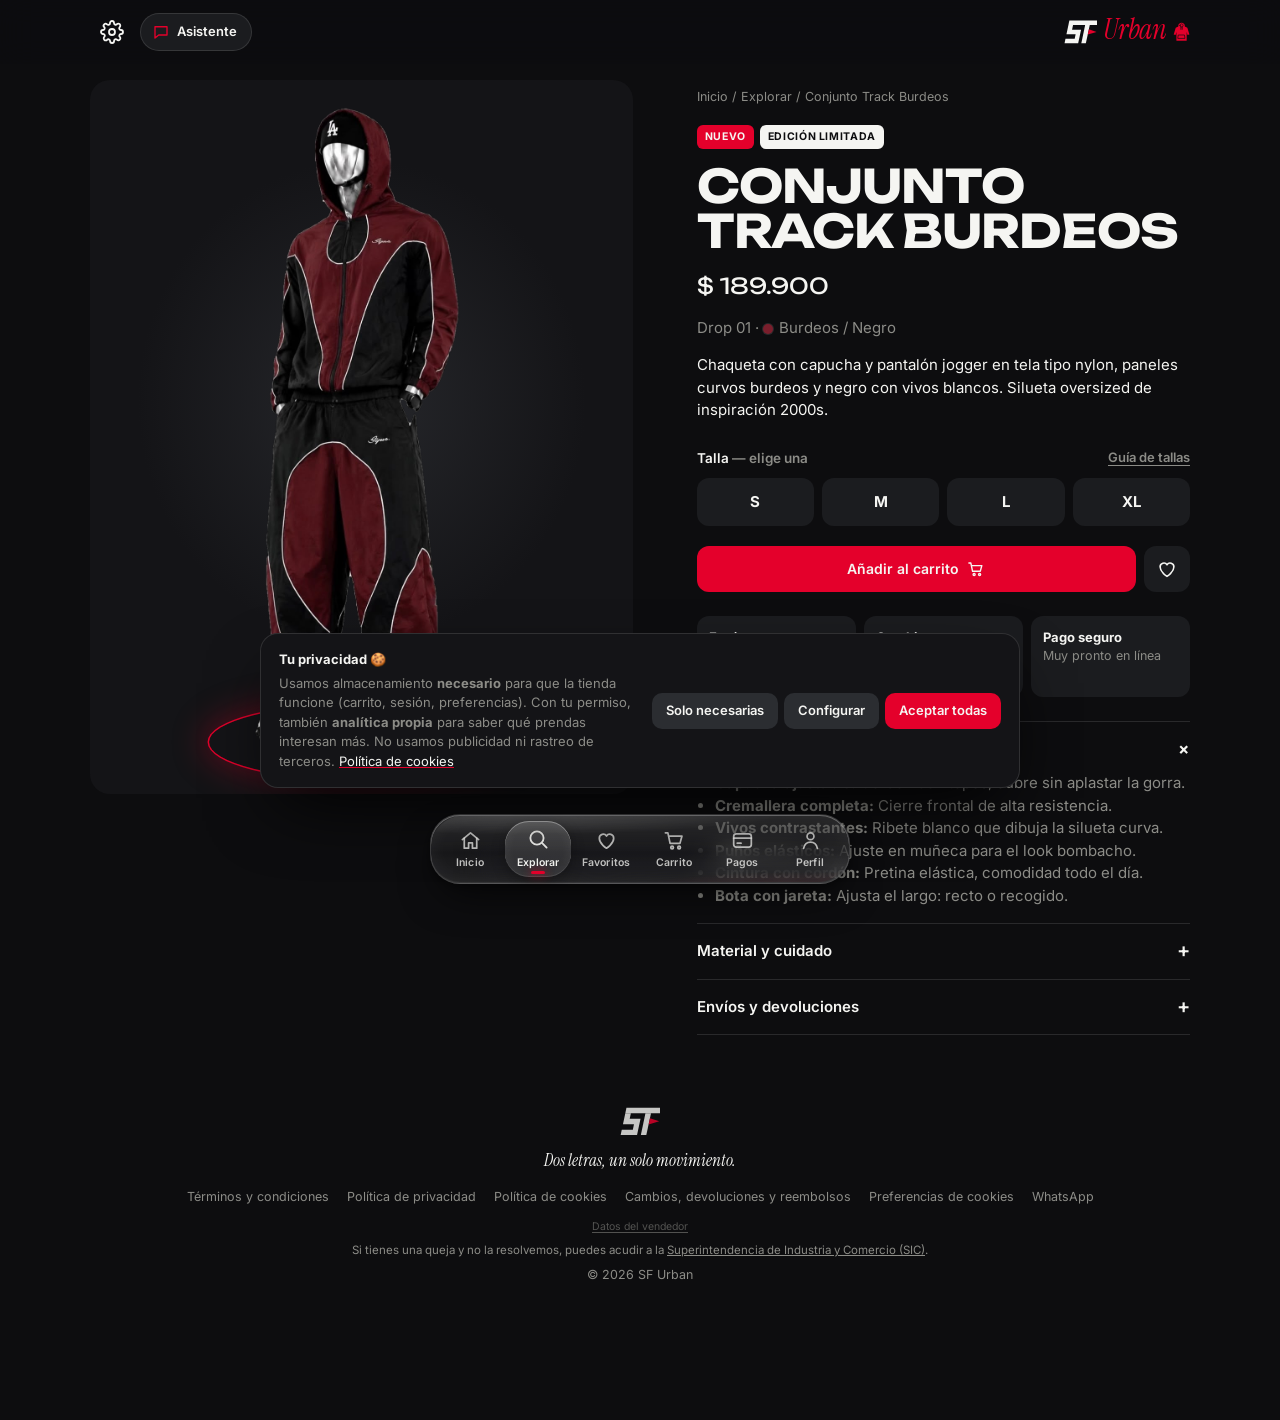
<file: producto.html>
<!doctype html>
<html lang="es">
<head>
  <meta charset="utf-8">
  <meta name="theme-color" content="#0D0D0F">
  <meta name="viewport" content="width=device-width, initial-scale=1, viewport-fit=cover">
  <title>Producto — SF Urban</title>
  <meta name="description" content="Prenda SF Urban.">
  <link rel="icon" href="isotipo.svg" type="image/svg+xml">
  <link rel="preconnect" href="https://fonts.googleapis.com">
  <link rel="preconnect" href="https://fonts.gstatic.com" crossorigin>
  <link rel="stylesheet" href="https://fonts.googleapis.com/css2?family=Unbounded:wght@400;500;600;700;800&family=Instrument+Serif:ital@0;1&family=Inter:wght@400;500;600;700&display=swap">
  <link rel="stylesheet" href="styles.css?v=202611282054">
  <script src="config.js?v=202611282054"></script>
  <script src="products.js?v=202611282054"></script>
  <script src="db.js?v=202611282054"></script>
  <script src="remote.js?v=202611282054"></script>
  <script src="consent.js?v=202611282054"></script>
  <script src="auth.js?v=202611282054"></script>
  <script src="cart.js?v=202611282054"></script>
  <script src="theme.js?v=202611282054"></script>
</head>
<body data-page="product" data-dock="explorar">
<main id="main" class="container" data-pdp></main>
<script src="layout.js?v=202611282054"></script>
<script src="chat.js?v=202611282054"></script>
<script src="product.js?v=202611282054"></script>
</body>
</html>
</file>
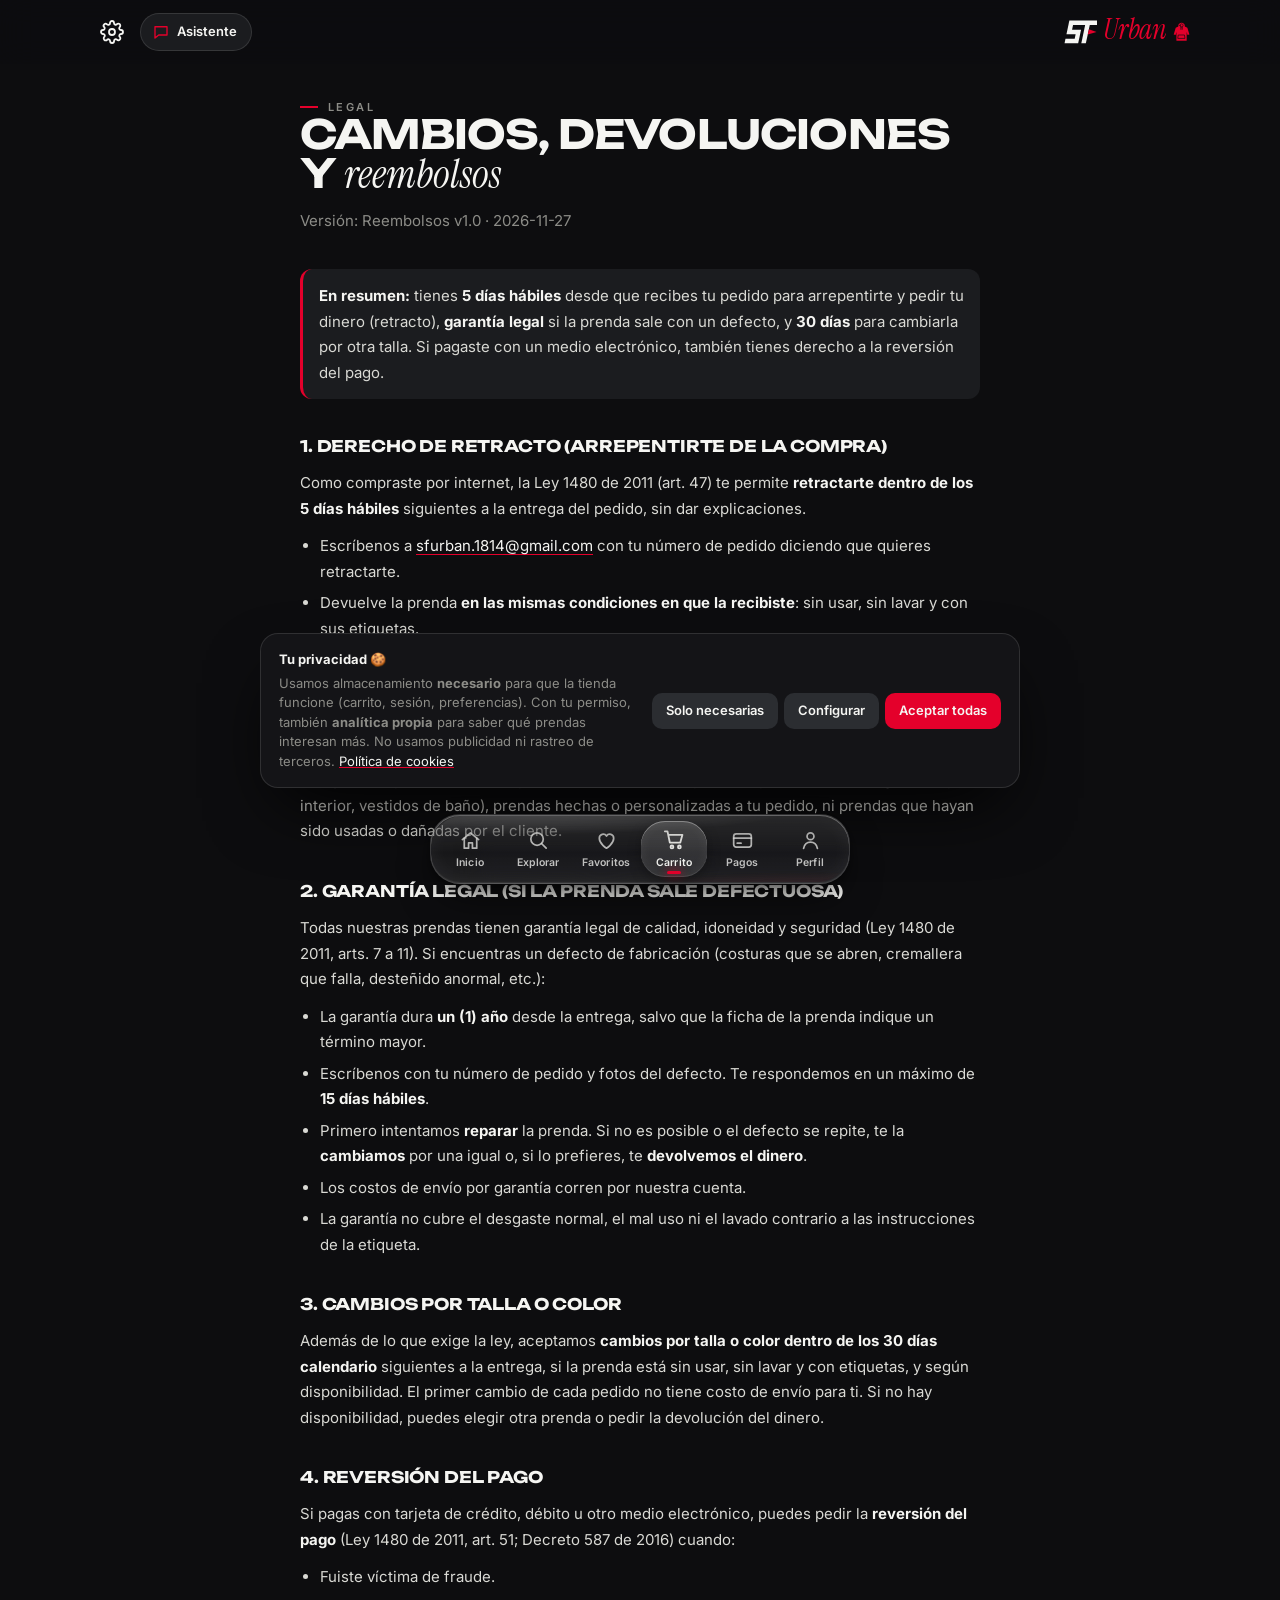
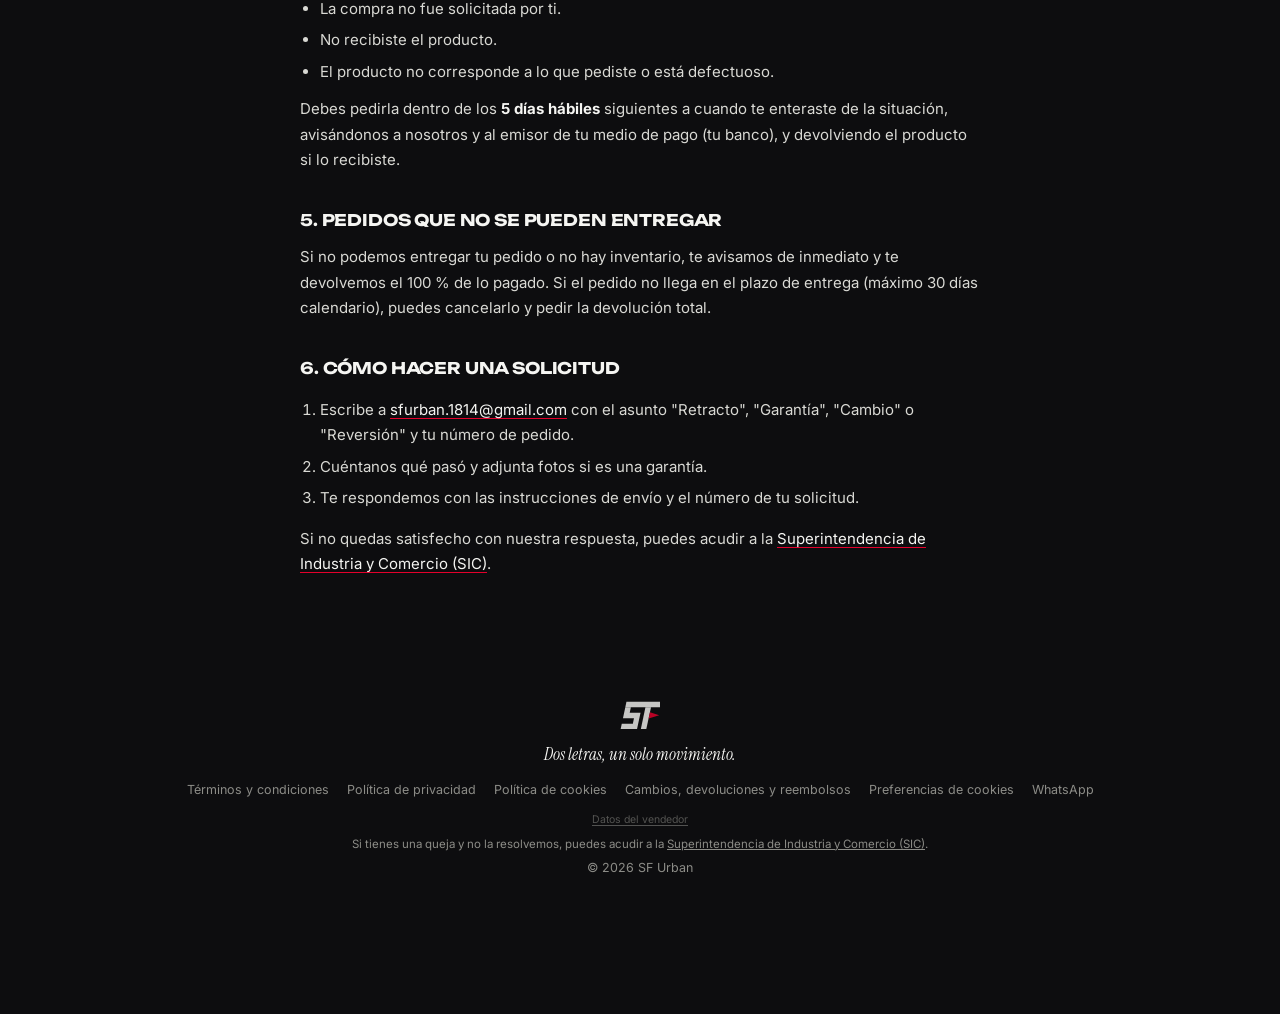
<file: reembolsos.html>
<!doctype html>
<html lang="es">
<head>
  <meta charset="utf-8">
  <meta name="theme-color" content="#0D0D0F">
  <meta name="viewport" content="width=device-width, initial-scale=1, viewport-fit=cover">
  <title>Cambios, devoluciones y reembolsos — SF Urban</title>
  <meta name="description" content="Derecho de retracto, garantía legal, cambios y reembolsos en SF Urban.">
  <link rel="icon" href="isotipo.svg" type="image/svg+xml">
  <link rel="preconnect" href="https://fonts.googleapis.com">
  <link rel="preconnect" href="https://fonts.gstatic.com" crossorigin>
  <link rel="stylesheet" href="https://fonts.googleapis.com/css2?family=Unbounded:wght@400;500;600;700;800&family=Instrument+Serif:ital@0;1&family=Inter:wght@400;500;600;700&display=swap">
  <link rel="stylesheet" href="styles.css?v=202611282054">
  <script src="config.js?v=202611282054"></script>
  <script src="products.js?v=202611282054"></script>
  <script src="db.js?v=202611282054"></script>
  <script src="remote.js?v=202611282054"></script>
  <script src="consent.js?v=202611282054"></script>
  <script src="auth.js?v=202611282054"></script>
  <script src="cart.js?v=202611282054"></script>
  <script src="theme.js?v=202611282054"></script>
</head>
<body data-page="legal" data-dock="carrito">
<main id="main" class="container legal">
  <header class="page-head">
    <span class="eyebrow">Legal</span>
    <h1 class="display h-m mt-1">Cambios, devoluciones y <span class="serif">reembolsos</span></h1>
    <p class="muted">Versión: <span data-legal-version="reembolsos"></span></p>
  </header>

  <article class="legal__body">
    <p class="legal__summary"><strong>En resumen:</strong> tienes <strong>5 días hábiles</strong> desde que recibes tu pedido para arrepentirte y pedir tu dinero (retracto), <strong>garantía legal</strong> si la prenda sale con un defecto, y <strong>30 días</strong> para cambiarla por otra talla. Si pagaste con un medio electrónico, también tienes derecho a la reversión del pago.</p>

    <h2 id="retracto">1. Derecho de retracto (arrepentirte de la compra)</h2>
    <p>Como compraste por internet, la Ley 1480 de 2011 (art. 47) te permite <strong>retractarte dentro de los 5 días hábiles</strong> siguientes a la entrega del pedido, sin dar explicaciones.</p>
    <ul>
      <li>Escríbenos a <a data-contact-email href="#"></a> con tu número de pedido diciendo que quieres retractarte.</li>
      <li>Devuelve la prenda <strong>en las mismas condiciones en que la recibiste</strong>: sin usar, sin lavar y con sus etiquetas.</li>
      <li>Los costos de transporte de la devolución corren por tu cuenta, como lo indica la ley.</li>
      <li>Te devolvemos <strong>todo lo que pagaste, sin descuentos ni retenciones</strong>, en un máximo de <strong>30 días calendario</strong> desde que ejerces el retracto, por el mismo medio de pago o por el que acordemos.</li>
    </ul>
    <p><strong>No aplica</strong> (Ley 1480, art. 47) a: prendas de uso íntimo o personal por razones de higiene (ropa interior, vestidos de baño), prendas hechas o personalizadas a tu pedido, ni prendas que hayan sido usadas o dañadas por el cliente.</p>

    <h2 id="garantia">2. Garantía legal (si la prenda sale defectuosa)</h2>
    <p>Todas nuestras prendas tienen garantía legal de calidad, idoneidad y seguridad (Ley 1480 de 2011, arts. 7 a 11). Si encuentras un defecto de fabricación (costuras que se abren, cremallera que falla, desteñido anormal, etc.):</p>
    <ul>
      <li>La garantía dura <strong>un (1) año</strong> desde la entrega, salvo que la ficha de la prenda indique un término mayor.</li>
      <li>Escríbenos con tu número de pedido y fotos del defecto. Te respondemos en un máximo de <strong>15 días hábiles</strong>.</li>
      <li>Primero intentamos <strong>reparar</strong> la prenda. Si no es posible o el defecto se repite, te la <strong>cambiamos</strong> por una igual o, si lo prefieres, te <strong>devolvemos el dinero</strong>.</li>
      <li>Los costos de envío por garantía corren por nuestra cuenta.</li>
      <li>La garantía no cubre el desgaste normal, el mal uso ni el lavado contrario a las instrucciones de la etiqueta.</li>
    </ul>

    <h2 id="cambios">3. Cambios por talla o color</h2>
    <p>Además de lo que exige la ley, aceptamos <strong>cambios por talla o color dentro de los 30 días calendario</strong> siguientes a la entrega, si la prenda está sin usar, sin lavar y con etiquetas, y según disponibilidad. El primer cambio de cada pedido no tiene costo de envío para ti. Si no hay disponibilidad, puedes elegir otra prenda o pedir la devolución del dinero.</p>

    <h2 id="reversion">4. Reversión del pago</h2>
    <p>Si pagas con tarjeta de crédito, débito u otro medio electrónico, puedes pedir la <strong>reversión del pago</strong> (Ley 1480 de 2011, art. 51; Decreto 587 de 2016) cuando:</p>
    <ul>
      <li>Fuiste víctima de fraude.</li>
      <li>La compra no fue solicitada por ti.</li>
      <li>No recibiste el producto.</li>
      <li>El producto no corresponde a lo que pediste o está defectuoso.</li>
    </ul>
    <p>Debes pedirla dentro de los <strong>5 días hábiles</strong> siguientes a cuando te enteraste de la situación, avisándonos a nosotros y al emisor de tu medio de pago (tu banco), y devolviendo el producto si lo recibiste.</p>

    <h2 id="pedidos">5. Pedidos que no se pueden entregar</h2>
    <p>Si no podemos entregar tu pedido o no hay inventario, te avisamos de inmediato y te devolvemos el 100 % de lo pagado. Si el pedido no llega en el plazo de entrega (máximo 30 días calendario), puedes cancelarlo y pedir la devolución total.</p>

    <h2 id="como">6. Cómo hacer una solicitud</h2>
    <ol>
      <li>Escribe a <a data-contact-email href="#"></a> con el asunto "Retracto", "Garantía", "Cambio" o "Reversión" y tu número de pedido.</li>
      <li>Cuéntanos qué pasó y adjunta fotos si es una garantía.</li>
      <li>Te respondemos con las instrucciones de envío y el número de tu solicitud.</li>
    </ol>
    <p>Si no quedas satisfecho con nuestra respuesta, puedes acudir a la <a href="https://www.sic.gov.co" target="_blank" rel="noopener">Superintendencia de Industria y Comercio (SIC)</a>.</p>
  </article>
</main>
<script src="layout.js?v=202611282054"></script>
<script src="chat.js?v=202611282054"></script>
<script src="legal.js?v=202611282054"></script>
</body>
</html>
</file>
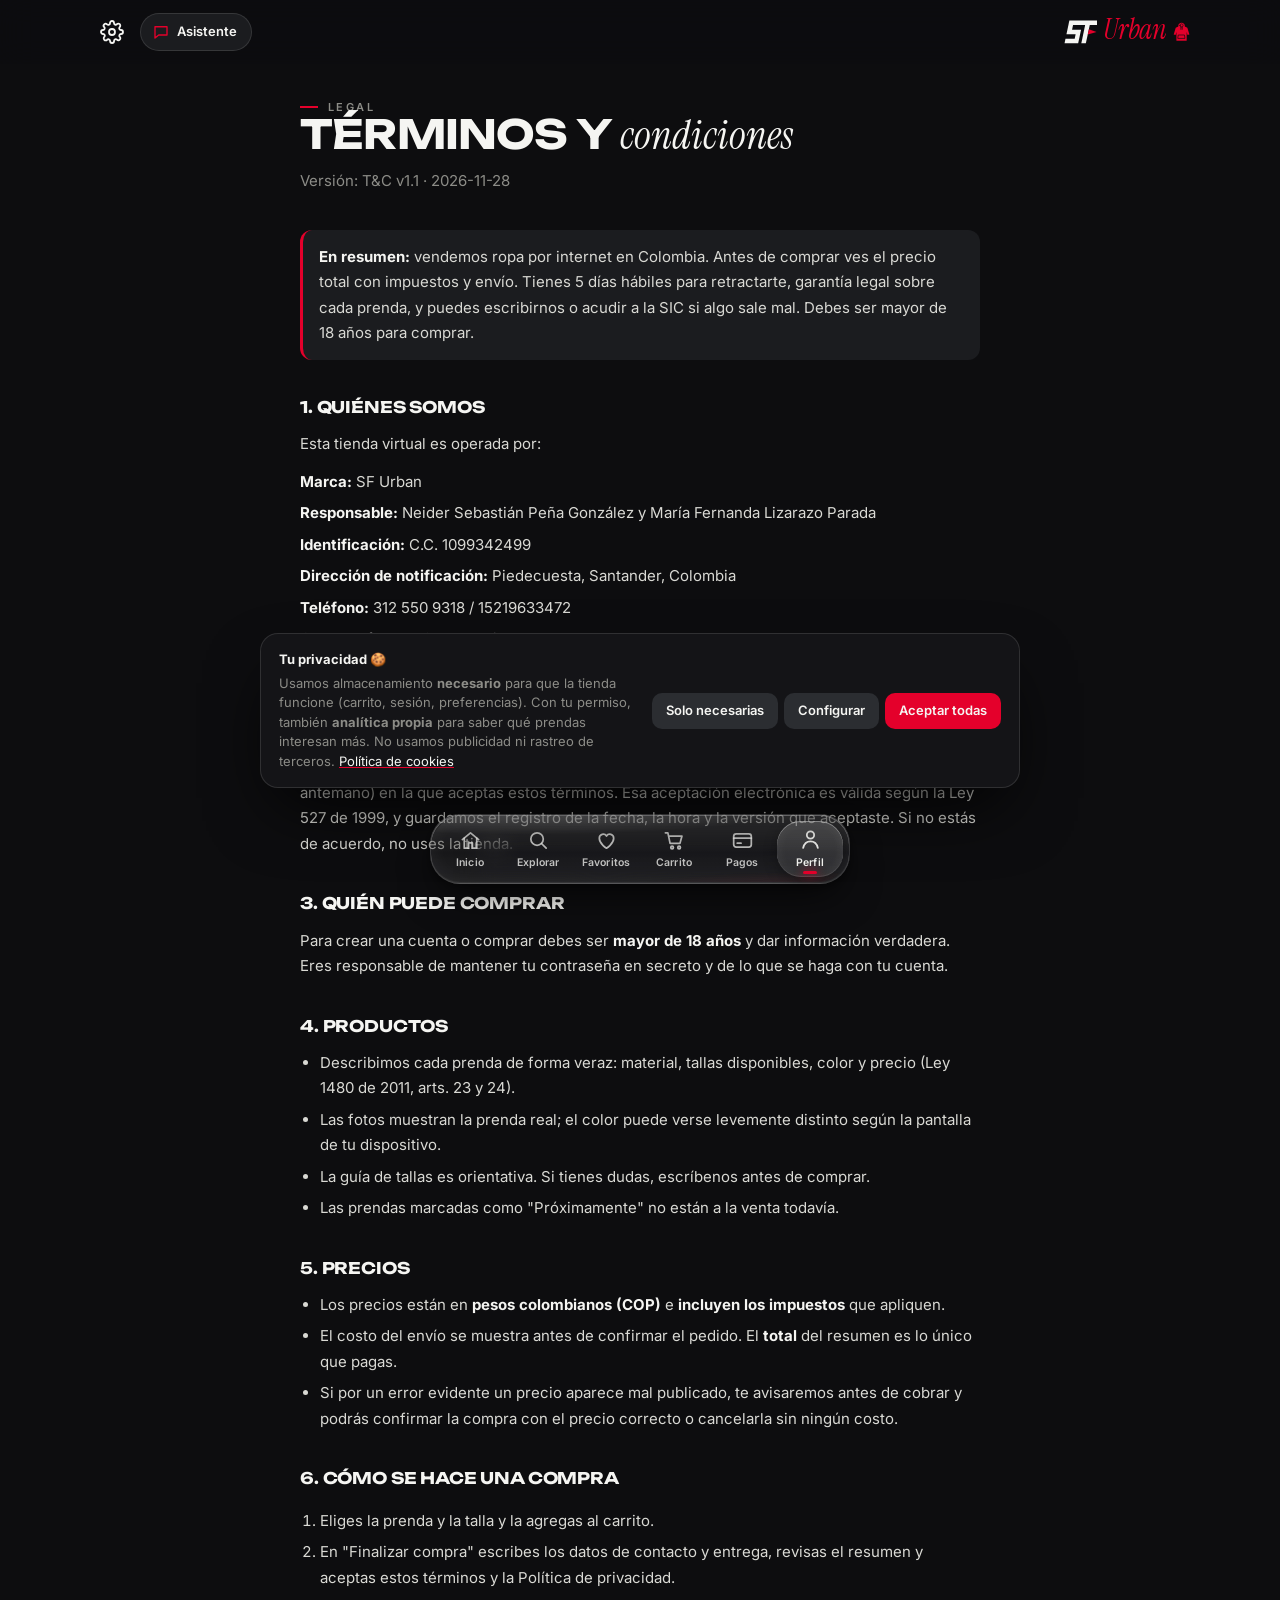
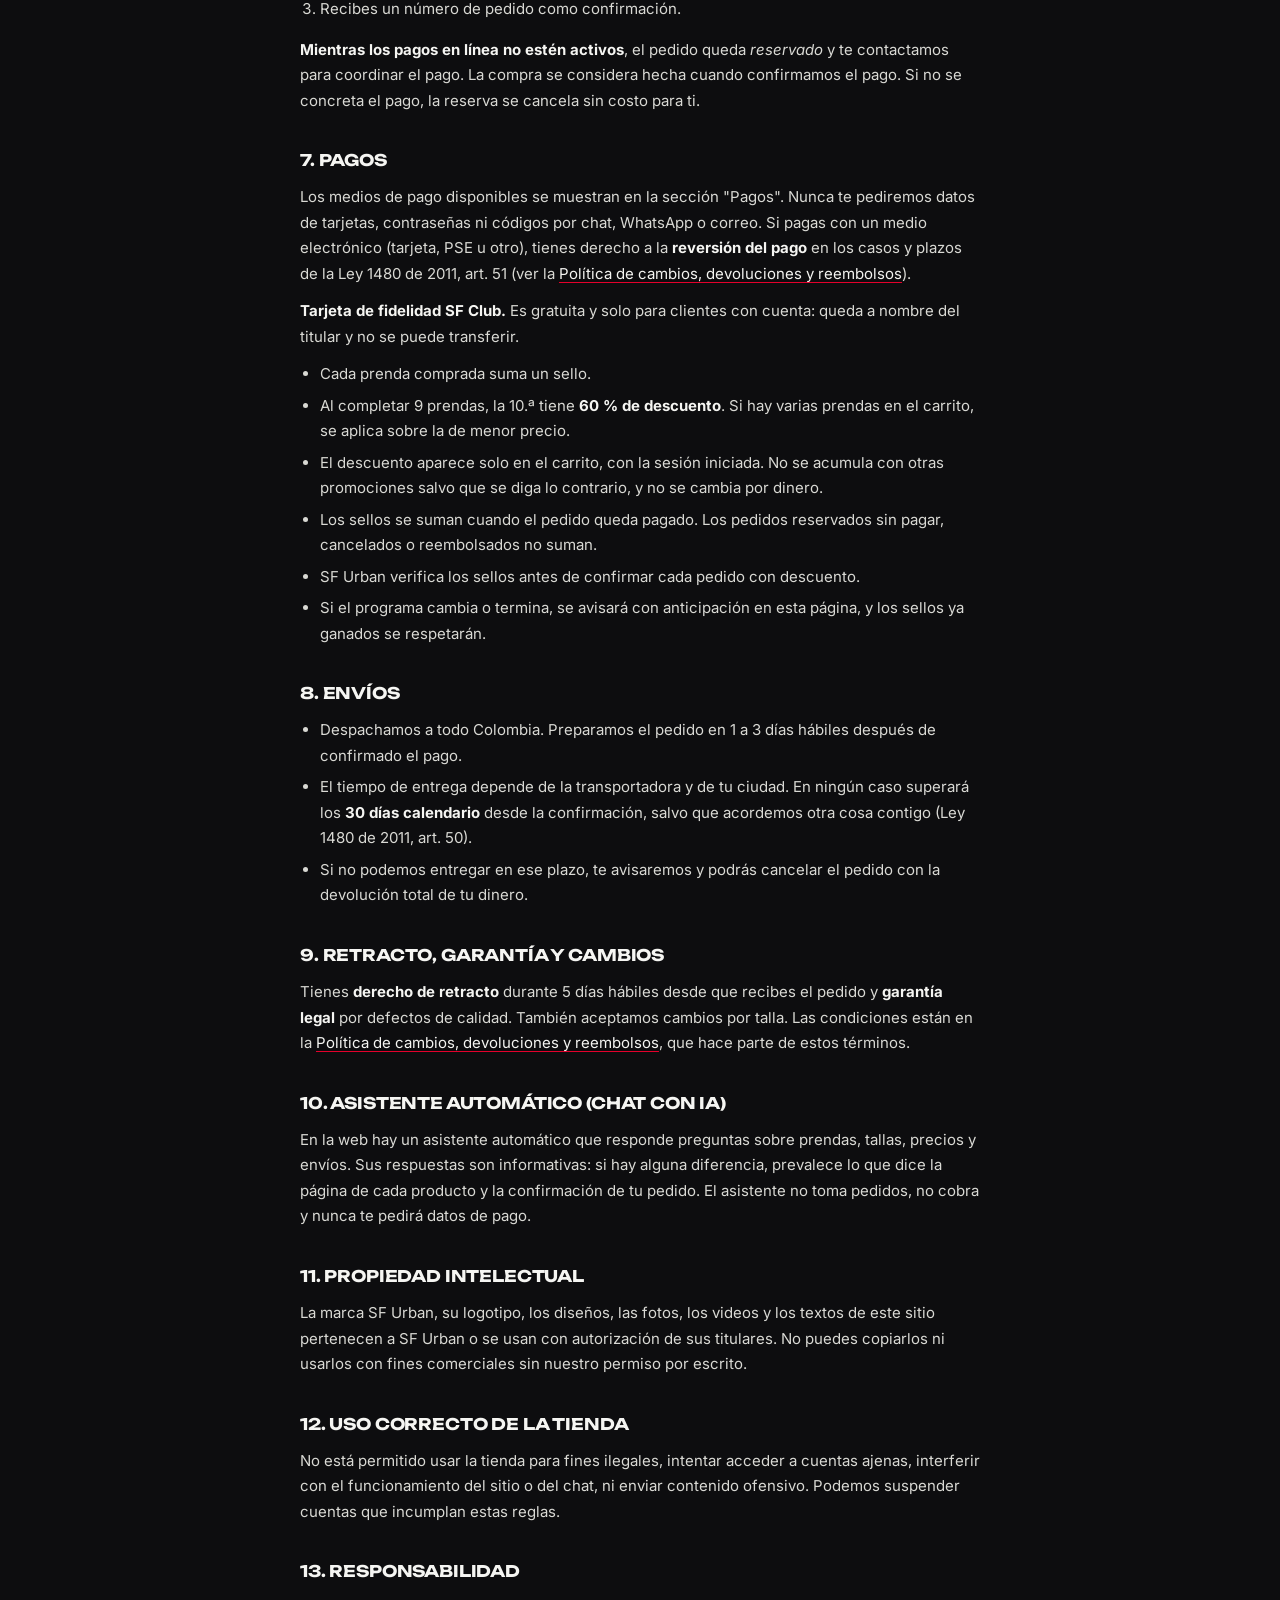
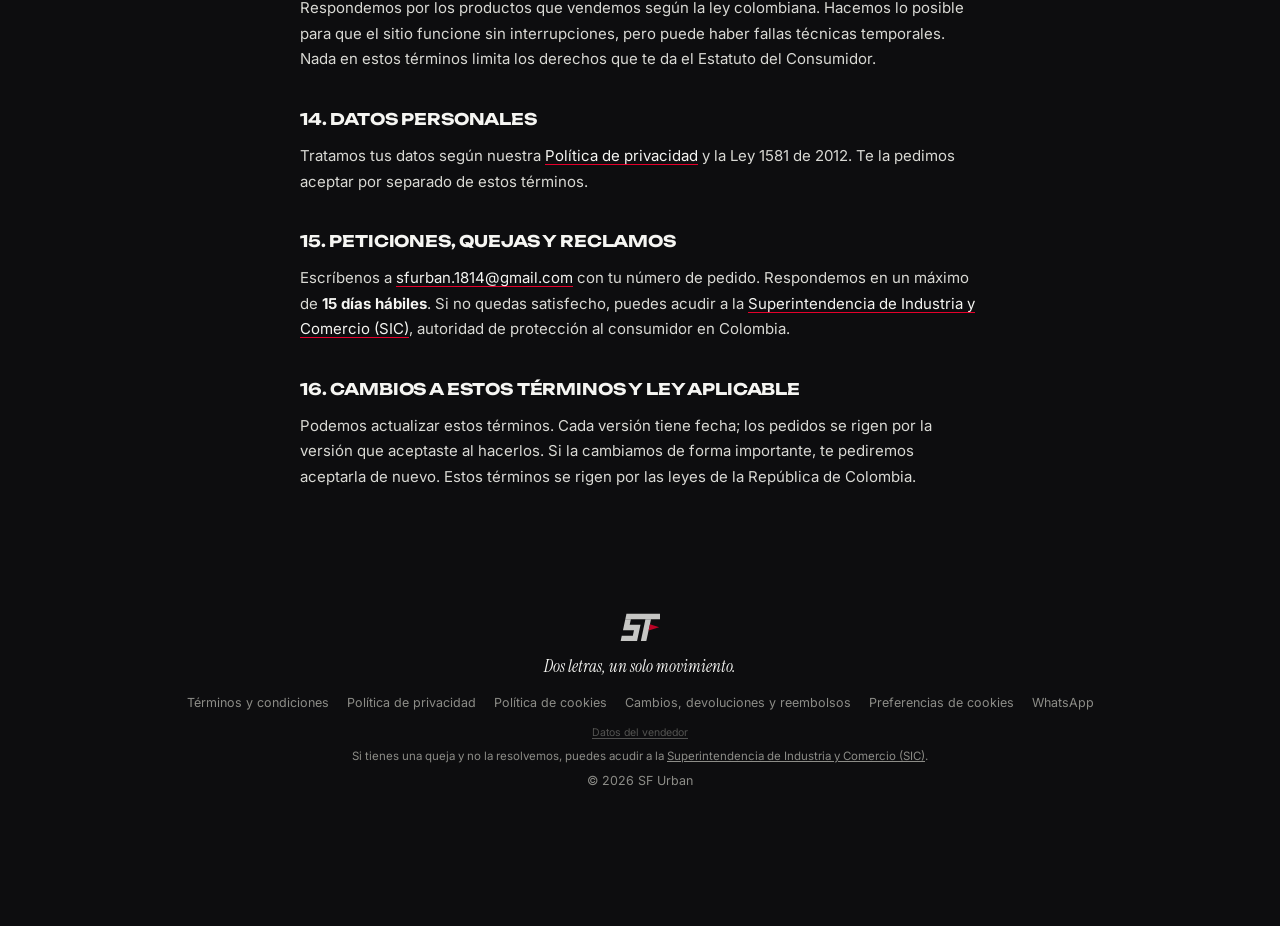
<file: terminos.html>
<!doctype html>
<html lang="es">
<head>
  <meta charset="utf-8">
  <meta name="theme-color" content="#0D0D0F">
  <meta name="viewport" content="width=device-width, initial-scale=1, viewport-fit=cover">
  <title>Términos y condiciones — SF Urban</title>
  <meta name="description" content="Términos y condiciones de uso y de compra de la tienda virtual SF Urban.">
  <link rel="icon" href="isotipo.svg" type="image/svg+xml">
  <link rel="preconnect" href="https://fonts.googleapis.com">
  <link rel="preconnect" href="https://fonts.gstatic.com" crossorigin>
  <link rel="stylesheet" href="https://fonts.googleapis.com/css2?family=Unbounded:wght@400;500;600;700;800&family=Instrument+Serif:ital@0;1&family=Inter:wght@400;500;600;700&display=swap">
  <link rel="stylesheet" href="styles.css?v=202611282054">
  <script src="config.js?v=202611282054"></script>
  <script src="products.js?v=202611282054"></script>
  <script src="db.js?v=202611282054"></script>
  <script src="remote.js?v=202611282054"></script>
  <script src="consent.js?v=202611282054"></script>
  <script src="auth.js?v=202611282054"></script>
  <script src="cart.js?v=202611282054"></script>
  <script src="theme.js?v=202611282054"></script>
</head>
<body data-page="legal" data-dock="perfil">
<main id="main" class="container legal">
  <header class="page-head">
    <span class="eyebrow">Legal</span>
    <h1 class="display h-m mt-1">Términos y <span class="serif">condiciones</span></h1>
    <p class="muted">Versión: <span data-legal-version="terminos"></span></p>
  </header>

  <article class="legal__body">
    <p class="legal__summary"><strong>En resumen:</strong> vendemos ropa por internet en Colombia. Antes de comprar ves el precio total con impuestos y envío. Tienes 5 días hábiles para retractarte, garantía legal sobre cada prenda, y puedes escribirnos o acudir a la SIC si algo sale mal. Debes ser mayor de 18 años para comprar.</p>

    <h2 id="quienes">1. Quiénes somos</h2>
    <p>Esta tienda virtual es operada por:</p>
    <ul class="legal__id">
      <li><strong>Marca:</strong> SF Urban</li>
      <li><strong>Responsable:</strong> <span data-legal="responsable"></span></li>
      <li><strong>Identificación:</strong> <span data-legal="documento"></span></li>
      <li><strong>Dirección de notificación:</strong> <span data-legal="direccion"></span>, <span data-legal="ciudad"></span></li>
      <li><strong>Teléfono:</strong> <span data-legal="telefono"></span></li>
      <li><strong>Correo:</strong> <a data-contact-email href="#"></a></li>
      <li><strong>Sitio web:</strong> <a data-site href="#"></a></li>
    </ul>

    <h2>2. Aceptación de estos términos</h2>
    <p>Al crear una cuenta o hacer un pedido, marcas una casilla (que nunca está marcada de antemano) en la que aceptas estos términos. Esa aceptación electrónica es válida según la Ley 527 de 1999, y guardamos el registro de la fecha, la hora y la versión que aceptaste. Si no estás de acuerdo, no uses la tienda.</p>

    <h2>3. Quién puede comprar</h2>
    <p>Para crear una cuenta o comprar debes ser <strong>mayor de 18 años</strong> y dar información verdadera. Eres responsable de mantener tu contraseña en secreto y de lo que se haga con tu cuenta.</p>

    <h2>4. Productos</h2>
    <ul>
      <li>Describimos cada prenda de forma veraz: material, tallas disponibles, color y precio (Ley 1480 de 2011, arts. 23 y 24).</li>
      <li>Las fotos muestran la prenda real; el color puede verse levemente distinto según la pantalla de tu dispositivo.</li>
      <li>La guía de tallas es orientativa. Si tienes dudas, escríbenos antes de comprar.</li>
      <li>Las prendas marcadas como "Próximamente" no están a la venta todavía.</li>
    </ul>

    <h2>5. Precios</h2>
    <ul>
      <li>Los precios están en <strong>pesos colombianos (COP)</strong> e <strong>incluyen los impuestos</strong> que apliquen.</li>
      <li>El costo del envío se muestra antes de confirmar el pedido. El <strong>total</strong> del resumen es lo único que pagas.</li>
      <li>Si por un error evidente un precio aparece mal publicado, te avisaremos antes de cobrar y podrás confirmar la compra con el precio correcto o cancelarla sin ningún costo.</li>
    </ul>

    <h2>6. Cómo se hace una compra</h2>
    <ol>
      <li>Eliges la prenda y la talla y la agregas al carrito.</li>
      <li>En "Finalizar compra" escribes los datos de contacto y entrega, revisas el resumen y aceptas estos términos y la Política de privacidad.</li>
      <li>Recibes un número de pedido como confirmación.</li>
    </ol>
    <p><strong>Mientras los pagos en línea no estén activos</strong>, el pedido queda <em>reservado</em> y te contactamos para coordinar el pago. La compra se considera hecha cuando confirmamos el pago. Si no se concreta el pago, la reserva se cancela sin costo para ti.</p>

    <h2>7. Pagos</h2>
    <p>Los medios de pago disponibles se muestran en la sección "Pagos". Nunca te pediremos datos de tarjetas, contraseñas ni códigos por chat, WhatsApp o correo. Si pagas con un medio electrónico (tarjeta, PSE u otro), tienes derecho a la <strong>reversión del pago</strong> en los casos y plazos de la Ley 1480 de 2011, art. 51 (ver la <a href="reembolsos.html#reversion">Política de cambios, devoluciones y reembolsos</a>).</p>
    <p id="fidelidad"><strong>Tarjeta de fidelidad SF Club.</strong> Es gratuita y solo para clientes con cuenta: queda a nombre del titular y no se puede transferir.</p>
    <ul>
      <li>Cada prenda comprada suma un sello.</li>
      <li>Al completar 9 prendas, la 10.ª tiene <strong>60 % de descuento</strong>. Si hay varias prendas en el carrito, se aplica sobre la de menor precio.</li>
      <li>El descuento aparece solo en el carrito, con la sesión iniciada. No se acumula con otras promociones salvo que se diga lo contrario, y no se cambia por dinero.</li>
      <li>Los sellos se suman cuando el pedido queda pagado. Los pedidos reservados sin pagar, cancelados o reembolsados no suman.</li>
      <li>SF Urban verifica los sellos antes de confirmar cada pedido con descuento.</li>
      <li>Si el programa cambia o termina, se avisará con anticipación en esta página, y los sellos ya ganados se respetarán.</li>
    </ul>

    <h2>8. Envíos</h2>
    <ul>
      <li>Despachamos a todo Colombia. Preparamos el pedido en 1 a 3 días hábiles después de confirmado el pago.</li>
      <li>El tiempo de entrega depende de la transportadora y de tu ciudad. En ningún caso superará los <strong>30 días calendario</strong> desde la confirmación, salvo que acordemos otra cosa contigo (Ley 1480 de 2011, art. 50).</li>
      <li>Si no podemos entregar en ese plazo, te avisaremos y podrás cancelar el pedido con la devolución total de tu dinero.</li>
    </ul>

    <h2>9. Retracto, garantía y cambios</h2>
    <p>Tienes <strong>derecho de retracto</strong> durante 5 días hábiles desde que recibes el pedido y <strong>garantía legal</strong> por defectos de calidad. También aceptamos cambios por talla. Las condiciones están en la <a href="reembolsos.html">Política de cambios, devoluciones y reembolsos</a>, que hace parte de estos términos.</p>

    <h2>10. Asistente automático (chat con IA)</h2>
    <p>En la web hay un asistente automático que responde preguntas sobre prendas, tallas, precios y envíos. Sus respuestas son informativas: si hay alguna diferencia, prevalece lo que dice la página de cada producto y la confirmación de tu pedido. El asistente no toma pedidos, no cobra y nunca te pedirá datos de pago.</p>

    <h2>11. Propiedad intelectual</h2>
    <p>La marca SF Urban, su logotipo, los diseños, las fotos, los videos y los textos de este sitio pertenecen a SF Urban o se usan con autorización de sus titulares. No puedes copiarlos ni usarlos con fines comerciales sin nuestro permiso por escrito.</p>

    <h2>12. Uso correcto de la tienda</h2>
    <p>No está permitido usar la tienda para fines ilegales, intentar acceder a cuentas ajenas, interferir con el funcionamiento del sitio o del chat, ni enviar contenido ofensivo. Podemos suspender cuentas que incumplan estas reglas.</p>

    <h2>13. Responsabilidad</h2>
    <p>Respondemos por los productos que vendemos según la ley colombiana. Hacemos lo posible para que el sitio funcione sin interrupciones, pero puede haber fallas técnicas temporales. Nada en estos términos limita los derechos que te da el Estatuto del Consumidor.</p>

    <h2>14. Datos personales</h2>
    <p>Tratamos tus datos según nuestra <a href="privacidad.html">Política de privacidad</a> y la Ley 1581 de 2012. Te la pedimos aceptar por separado de estos términos.</p>

    <h2 id="pqr">15. Peticiones, quejas y reclamos</h2>
    <p>Escríbenos a <a data-contact-email href="#"></a> con tu número de pedido. Respondemos en un máximo de <strong>15 días hábiles</strong>. Si no quedas satisfecho, puedes acudir a la <a href="https://www.sic.gov.co" target="_blank" rel="noopener">Superintendencia de Industria y Comercio (SIC)</a>, autoridad de protección al consumidor en Colombia.</p>

    <h2>16. Cambios a estos términos y ley aplicable</h2>
    <p>Podemos actualizar estos términos. Cada versión tiene fecha; los pedidos se rigen por la versión que aceptaste al hacerlos. Si la cambiamos de forma importante, te pediremos aceptarla de nuevo. Estos términos se rigen por las leyes de la República de Colombia.</p>
  </article>
</main>
<script src="layout.js?v=202611282054"></script>
<script src="chat.js?v=202611282054"></script>
<script src="legal.js?v=202611282054"></script>
</body>
</html>
</file>
<file: styles.css>
/* =========================================================
   SF URBAN — Sistema de diseño (identidad oficial)
   Paleta: Negro carbón · Blanco hielo · Rojo competición · Grafito · Gris acero
   Proporción: 60 / 20 / 12 / 5 / 3 — el rojo nunca supera el 15 %.
   Tipografía: Unbounded (titulares) · Instrument Serif Italic (acento) · Inter (texto)
   Las variables las inyecta theme.js desde config.js.
   ========================================================= */

:root {
  --bg: #0D0D0F; --bg-2: #141417; --surface: #1B1C1F; --surface-2: #2B2D31;
  --ink: #F5F5F2; --ink-soft: #8C8C87; --line: rgba(245,245,242,.1);
  --accent: #E4002B; --accent-2: #FF1F45; --on-accent: #F5F5F2;
  --stage: #0D0D0F; --on-stage: #F5F5F2;
  --f-display: 'Unbounded', 'Arial Black', sans-serif;
  --f-body: 'Inter', system-ui, sans-serif;
  --f-serif: 'Instrument Serif', Georgia, serif;

  --s-1: 4px; --s-2: 8px; --s-3: 12px; --s-4: 16px; --s-5: 24px; --s-6: 32px; --s-7: 48px; --s-8: 64px;
  --gutter: clamp(16px, 4vw, 40px);
  --maxw: 1180px;
  --radius: 16px; --radius-sm: 10px; --radius-pill: 999px;
  --ease-out: cubic-bezier(.22, 1, .36, 1);
  --ease-in-out: cubic-bezier(.65, 0, .35, 1);
  --ease-spring: cubic-bezier(.34, 1.56, .64, 1);
  --header-h: 64px;
  --dock-space: 112px; /* espacio libre al final para la barra flotante */
}

/* ---------- Base ---------- */
*, *::before, *::after { box-sizing: border-box; }
html { -webkit-text-size-adjust: 100%; scroll-padding-top: 80px; background: var(--bg); color-scheme: dark; }
html.no-scroll { overflow: hidden; }
body { margin: 0; background: var(--bg); color: var(--ink); font-family: var(--f-body); font-size: 15px; line-height: 1.5; -webkit-font-smoothing: antialiased; overflow-x: clip; padding-bottom: var(--dock-space); }
img { max-width: 100%; display: block; }
a { color: inherit; text-decoration: none; }
button { font: inherit; color: inherit; background: none; border: 0; cursor: pointer; padding: 0; }
input, select, textarea { font: inherit; color: inherit; }
svg { width: 22px; height: 22px; fill: none; stroke: currentColor; stroke-width: 1.8; stroke-linecap: round; stroke-linejoin: round; flex: none; }
::selection { background: var(--accent); color: var(--on-accent); }
:focus-visible { outline: 2px solid var(--accent); outline-offset: 3px; border-radius: 8px; }
[hidden] { display: none !important; }
.sr-only { position: absolute; width: 1px; height: 1px; overflow: hidden; clip: rect(0 0 0 0); white-space: nowrap; }
.container { width: 100%; max-width: var(--maxw); margin: 0 auto; padding: 0 var(--gutter); }
.muted { color: var(--ink-soft); }
.mt-1 { margin-top: var(--s-3); } .mt-2 { margin-top: var(--s-5); }

/* ---------- Tipografía ---------- */
.display { font-family: var(--f-display); font-weight: 700; line-height: .98; letter-spacing: -.02em; text-transform: uppercase; margin: 0; }
.serif { font-family: var(--f-serif); font-style: italic; font-weight: 400; text-transform: none; letter-spacing: 0; }
.eyebrow { font-size: 11px; letter-spacing: .22em; text-transform: uppercase; font-weight: 600; color: var(--ink-soft); display: inline-flex; align-items: center; gap: 10px; }
.eyebrow::before { content: ''; width: 18px; height: 2px; background: var(--accent); }
.h-l { font-size: clamp(32px, 5vw, 64px); }
.h-m { font-size: clamp(26px, 3.4vw, 40px); }
.h-s { font-size: clamp(20px, 2.4vw, 26px); }
h3 { font-family: var(--f-display); font-size: 15px; margin: 0; letter-spacing: -.01em; text-transform: uppercase; }

/* ---------- Logo ---------- */
.brand { display: inline-flex; align-items: center; gap: .32em; line-height: 1; white-space: nowrap; font-size: 24px; }
.brand__iso { width: 1.75em; height: auto; stroke: none; }
.brand__word { font-family: var(--f-serif); font-style: italic; color: var(--accent); font-size: 1.45em; letter-spacing: -.01em; transform: translateY(-.02em); }
.brand__hood { width: .9em; height: auto; stroke: none; }
.logo { display: inline-flex; }

/* ---------- Botones ---------- */
.btn { --b: var(--ink); --c: var(--bg); display: inline-flex; align-items: center; justify-content: center; gap: 8px; height: 46px; padding: 0 22px; border-radius: 12px; background: var(--b); color: var(--c); font-weight: 600; font-size: 14px; white-space: nowrap; transition: transform .2s var(--ease-out), background-color .2s, color .2s, opacity .2s; }
.btn svg { width: 18px; height: 18px; transition: transform .3s var(--ease-out); }
.btn:hover svg:last-child { transform: translateX(3px); }
.btn:hover { opacity: .9; }
.btn:active { transform: scale(.97); }
.btn--accent { --b: var(--accent); --c: var(--on-accent); }
.btn--accent:hover { --b: var(--accent-2); opacity: 1; }
.btn--ghost { --b: var(--surface-2); --c: var(--ink); }
.btn--ghost:hover { --b: #36383d; opacity: 1; }
.btn--block { width: 100%; }
.btn--sm { height: 36px; padding: 0 14px; font-size: 13px; border-radius: 10px; }
.btn[disabled] { opacity: .5; pointer-events: none; }
.link-btn { text-decoration: underline; text-underline-offset: 3px; font-size: 13px; color: var(--ink-soft); }
.link-btn:hover { color: var(--ink); }
.link-more { display: inline-flex; align-items: center; gap: 6px; font-size: 13px; font-weight: 600; color: var(--ink-soft); transition: color .2s; }
.link-more svg { width: 16px; height: 16px; }
.link-more:hover { color: var(--ink); }
.icon-btn { position: relative; width: 42px; height: 42px; display: inline-grid; place-items: center; border-radius: 12px; transition: background-color .2s; }
.icon-btn:hover { background: var(--surface); }
.badge { position: absolute; top: -4px; right: -8px; min-width: 17px; height: 17px; padding: 0 4px; border-radius: 9px; background: var(--accent); color: var(--on-accent); font-size: 10.5px; font-weight: 700; display: grid; place-items: center; line-height: 1; }
.badge--soft { background: var(--ink); color: var(--bg); }
.badge.bump { animation: bump .5s var(--ease-spring); }
@keyframes bump { 40% { transform: scale(1.45); } }
.dot { position: absolute; top: -1px; right: -3px; width: 8px; height: 8px; border-radius: 50%; background: var(--accent); box-shadow: 0 0 0 2px var(--bg); }
.chip { height: 34px; padding: 0 14px; border-radius: 10px; background: var(--surface); font-size: 13px; font-weight: 500; white-space: nowrap; transition: background-color .2s, color .2s; }
.chip:hover { background: var(--surface-2); }
.chip.is-on { background: var(--ink); color: var(--bg); }
.chips { display: flex; flex-wrap: wrap; gap: 6px; }
.scroll-x { flex-wrap: nowrap; overflow-x: auto; scrollbar-width: none; padding-bottom: 2px; }
.scroll-x::-webkit-scrollbar { display: none; }
.tag { font-size: 10.5px; font-weight: 700; letter-spacing: .06em; text-transform: uppercase; padding: 4px 8px; border-radius: 6px; background: var(--ink); color: var(--bg); }
.tag--accent { background: var(--accent); color: var(--on-accent); }
.swatch { display: inline-block; width: 10px; height: 10px; border-radius: 50%; vertical-align: -1px; margin-right: 6px; box-shadow: 0 0 0 1px var(--line); }
.status { font-size: 11px; font-weight: 700; padding: 4px 9px; border-radius: 6px; background: var(--surface-2); width: max-content; white-space: nowrap; }

/* Interruptor (switch) */
.switch { appearance: none; -webkit-appearance: none; flex: none; width: 46px; height: 28px; border-radius: 14px; background: var(--surface-2); position: relative; cursor: pointer; transition: background-color .25s; margin: 0; }
.switch::after { content: ''; position: absolute; top: 3px; left: 3px; width: 22px; height: 22px; border-radius: 50%; background: var(--ink); transition: transform .3s var(--ease-spring); box-shadow: 0 2px 6px rgba(0,0,0,.4); }
.switch:checked { background: var(--accent); }
.switch:checked::after { transform: translateX(18px); }

/* ---------- Header ---------- */
.site-header { position: sticky; top: 0; z-index: 60; height: var(--header-h); background: color-mix(in srgb, var(--bg) 80%, transparent); backdrop-filter: blur(18px) saturate(1.4); -webkit-backdrop-filter: blur(18px) saturate(1.4); }
.site-header__inner { height: 100%; max-width: var(--maxw); margin: 0 auto; padding: 0 var(--gutter); display: flex; align-items: center; justify-content: space-between; }
.site-header .logo .brand { font-size: 19px; }
.gear-btn { width: 44px; height: 44px; border-radius: 50%; display: grid; place-items: center; transition: background-color .2s; }
.gear-btn svg { width: 24px; height: 24px; transition: transform .7s var(--ease-out); }
.gear-btn:hover { background: var(--surface); }
.gear-btn:hover svg { transform: rotate(60deg); }
.gear-btn.is-on svg { transform: rotate(180deg); color: var(--accent); }

/* ---------- Barra flotante "liquid glass" ---------- */
.dock {
  position: fixed; left: 50%; bottom: calc(16px + env(safe-area-inset-bottom)); z-index: 80;
  transform: translateX(-50%); display: flex; gap: 2px; padding: 6px; border-radius: 30px; isolation: isolate;
  background: linear-gradient(180deg, rgba(255,255,255,.16), rgba(255,255,255,.04) 55%, rgba(255,255,255,.07)), rgba(22,22,26,.34);
  -webkit-backdrop-filter: blur(16px) saturate(1.9) brightness(1.08);
  backdrop-filter: blur(16px) saturate(1.9) brightness(1.08);
  border: 1px solid rgba(255,255,255,.16);
  box-shadow: inset 0 1px 0 rgba(255,255,255,.45), inset 0 -1px 1px rgba(255,255,255,.08), inset 0 0 20px rgba(255,255,255,.06), 0 18px 40px -12px rgba(0,0,0,.75), 0 2px 8px rgba(0,0,0,.35);
  transition: transform .8s var(--ease-out), opacity .6s;
}
html.glass-refract .dock { backdrop-filter: url(#sf-glass) blur(10px) saturate(1.9) brightness(1.08); }
/* brillo especular superior */
.dock::before { content: ''; position: absolute; inset: 1px; border-radius: inherit; pointer-events: none; z-index: -1;
  background: radial-gradient(120% 70% at 22% -10%, rgba(255,255,255,.28), transparent 55%), radial-gradient(80% 60% at 90% 120%, rgba(228,0,43,.12), transparent 60%); }
.dock__item { position: relative; z-index: 1; display: grid; justify-items: center; gap: 3px; width: 66px; padding: 8px 0 6px; border-radius: 24px; color: rgba(245,245,242,.78); transition: color .25s, transform .2s var(--ease-out); -webkit-tap-highlight-color: transparent; }
.dock__item:hover { color: var(--ink); }
.dock__item:active { transform: scale(.92); }
.dock__ico { position: relative; display: grid; place-items: center; }
.dock__ico svg { width: 23px; height: 23px; transition: transform .35s var(--ease-spring); }
.dock__lbl { font-size: 10.5px; font-weight: 600; letter-spacing: .01em; }
.dock__item.is-on { color: var(--ink); }
.dock__item.is-on .dock__ico svg { transform: translateY(-1px) scale(1.06); }
.dock__item.is-on .dock__ico::after { content: ''; position: absolute; left: 50%; bottom: -6px; width: 0; height: 0; transform: translateX(-50%); border-style: solid; border-width: 0 4px 5px; border-color: transparent transparent var(--accent); opacity: 0; }
.dock__item[data-dock-item="favoritos"].is-on svg { fill: var(--accent); stroke: var(--accent); }
/* burbuja de vidrio que se desliza bajo la opción activa */
.dock__pill { position: absolute; top: 6px; bottom: 6px; left: 0; width: 66px; border-radius: 24px; z-index: 0; opacity: 0; pointer-events: none;
  background: linear-gradient(180deg, rgba(255,255,255,.2), rgba(255,255,255,.07));
  box-shadow: inset 0 1px 0 rgba(255,255,255,.5), inset 0 -1px 0 rgba(255,255,255,.1), inset 0 0 12px rgba(255,255,255,.08), 0 4px 14px rgba(0,0,0,.3);
  transition: transform .55s var(--ease-spring), width .4s var(--ease-out), opacity .3s; }
.dock__pill::after { content: ''; position: absolute; left: 50%; bottom: 3px; width: 14px; height: 3px; border-radius: 2px; transform: translateX(-50%); background: var(--accent); box-shadow: 0 0 10px var(--accent); }
.dock .badge { top: -5px; right: -10px; }
html.intro-on:not(.intro-reveal) .dock { transform: translate(-50%, 160%); opacity: 0; }
html.intro-on:not(.intro-reveal) .gear-btn { opacity: 0; }
.gear-btn { transition: background-color .2s, opacity .8s .3s; }

/* ---------- Panel de ajustes ---------- */
.settings { position: fixed; z-index: 100; top: 10px; left: 10px; bottom: 10px; width: min(380px, calc(100vw - 20px)); border-radius: 24px; overflow: hidden; display: flex; flex-direction: column;
  background: linear-gradient(180deg, rgba(255,255,255,.1), rgba(255,255,255,.03)), rgba(20,20,23,.72);
  -webkit-backdrop-filter: blur(28px) saturate(1.6); backdrop-filter: blur(28px) saturate(1.6);
  border: 1px solid rgba(255,255,255,.12); box-shadow: inset 0 1px 0 rgba(255,255,255,.25), 0 30px 80px -20px #000;
  transform: translateX(calc(-100% - 20px)); visibility: hidden; transition: transform .5s var(--ease-out), visibility 0s .5s; }
.settings.is-open { transform: none; visibility: visible; transition: transform .5s var(--ease-out); }
.settings__head { display: flex; align-items: center; justify-content: space-between; padding: 16px 14px 10px 22px; }
.settings__head h2 { font-family: var(--f-display); font-size: 20px; text-transform: uppercase; margin: 0; }
.settings__body { overflow: auto; padding: 0 14px 18px; display: grid; gap: 18px; align-content: start; }
.settings section h3 { font-family: var(--f-body); font-size: 11px; letter-spacing: .18em; color: var(--ink-soft); font-weight: 600; margin: 0 8px 8px; }
.settings section { background: rgba(255,255,255,.04); border-radius: 16px; padding: 10px 6px 4px; }
.set-row { display: flex; align-items: center; justify-content: space-between; gap: 14px; width: 100%; padding: 11px 10px; border-radius: 12px; text-align: left; font-size: 14px; cursor: pointer; }
.set-row b { font-weight: 500; }
.set-row small { display: block; color: var(--ink-soft); font-size: 12px; margin-top: 2px; }
.set-row--link:hover { background: rgba(255,255,255,.06); }
.set-row--link svg { width: 18px; height: 18px; color: var(--ink-soft); }
.set-row--danger b { color: #ff6b80; }
.settings__foot { display: flex; align-items: center; justify-content: center; gap: 10px; color: var(--ink-soft); font-size: 12px; margin: 4px 0 0; }
.settings__foot .brand__iso { width: 28px; }

/* ---------- Intro (video + logo) ---------- */
.intro { position: fixed; inset: 0; z-index: 300; background: #000; display: grid; place-items: center; }
.intro video { position: absolute; inset: 0; width: 100%; height: 100%; object-fit: contain; background: #000; transition: opacity .6s var(--ease-out); }
@media (min-aspect-ratio: 16/10) { .intro video { object-fit: cover; } }
@media (max-aspect-ratio: 1/1) { .intro video { transform: scale(1.45); } }
.intro.is-logo video { opacity: 0; }
.intro__gate { position: relative; z-index: 2; display: grid; justify-items: center; gap: 28px; text-align: center; animation: fadeIn .8s var(--ease-out); }
.intro__gate .brand__iso { width: 96px; }
.intro__enter { display: inline-flex; align-items: center; gap: 12px; height: 54px; padding: 0 28px 0 22px; border-radius: var(--radius-pill); background: var(--ink); color: var(--bg); font-weight: 700; letter-spacing: .14em; text-transform: uppercase; font-size: 13px; transition: transform .25s var(--ease-out); }
.intro__enter i { width: 0; height: 0; border-style: solid; border-width: 7px 0 7px 12px; border-color: transparent transparent transparent var(--accent); }
.intro__enter:hover { transform: scale(1.04); }
.intro__hint { font-size: 12px; color: var(--ink-soft); letter-spacing: .1em; }
.intro__controls { position: absolute; right: 20px; bottom: calc(20px + env(safe-area-inset-bottom)); z-index: 3; display: flex; gap: 8px; }
.intro__controls button { height: 40px; padding: 0 16px; border-radius: var(--radius-pill); background: rgba(245,245,242,.12); backdrop-filter: blur(10px); -webkit-backdrop-filter: blur(10px); color: var(--ink); font-size: 12.5px; font-weight: 600; display: inline-flex; align-items: center; gap: 8px; }
.intro__controls button:hover { background: rgba(245,245,242,.22); }
.intro__controls svg { width: 18px; height: 18px; }
.intro__logo { position: absolute; left: 50%; top: 50%; z-index: 4; transform-origin: 0 0; opacity: 0; pointer-events: none; }
.intro__logo .brand { font-size: clamp(28px, 7.4vw, 104px); }
.intro__tag { display: block; margin-top: 18px; text-align: center; font-family: var(--f-display); font-size: clamp(9px, 1vw, 12px); letter-spacing: .4em; }
.intro::before { content: ''; position: absolute; inset: 0; background: var(--bg); opacity: 0; transition: opacity .7s var(--ease-in-out); }
.intro.is-logo::before { opacity: 1; }
.intro.is-out { background: transparent; pointer-events: none; }
.intro.is-out::before { opacity: 0; }
html.intro-on { overflow: hidden; }
html.intro-on [data-header-logo] { opacity: 0; }
@keyframes fadeIn { from { opacity: 0; transform: translateY(10px); } }

.app-enter > * { opacity: 0; transform: translateY(18px); }
.app-enter.is-in > * { opacity: 1; transform: none; transition: opacity .8s var(--ease-out), transform .8s var(--ease-out); }

/* ---------- Vistas ---------- */
.view { padding-top: 8px; animation: viewIn .45s var(--ease-out); }
@keyframes viewIn { from { opacity: 0; transform: translateY(10px); } }
.view-head { display: flex; align-items: end; justify-content: space-between; gap: 16px; padding: 26px 0 22px; }
.view-head p { margin: 6px 0 0; }
.sec { padding: clamp(40px, 7vw, 80px) 0 0; }
.sec--tight { padding-top: 36px; }
.sec__head { display: flex; align-items: baseline; justify-content: space-between; gap: 16px; margin-bottom: 18px; }
.sec__title { font-family: var(--f-display); font-size: clamp(20px, 2.4vw, 28px); text-transform: uppercase; margin: 0; letter-spacing: -.01em; }
.sec__title .serif { font-size: 1.15em; }

/* Inicio — nuestra historia + logo flotante */
.story { display: grid; grid-template-columns: 1.05fr 1fr; gap: clamp(24px, 5vw, 64px); align-items: center; min-height: calc(100svh - var(--header-h) - var(--dock-space)); padding: 10px 0 20px; }
.story__title { font-size: clamp(46px, 7.4vw, 104px); margin: 14px 0 22px; line-height: .95; }
.story__title .serif { color: var(--accent); font-size: 1.08em; }
.story__txt p { max-width: 540px; margin: 0 0 14px; line-height: 1.65; }
.story__lead { font-size: clamp(16.5px, 1.5vw, 19px); color: var(--ink); }
.story__thanks { font-size: clamp(20px, 2vw, 25px); color: var(--accent); margin-top: 20px !important; }
.story__cta { margin-top: 14px; }
.story__down { display: inline-block; animation: nudgeDown 1.6s ease-in-out infinite; }
@keyframes nudgeDown { 50% { transform: translateY(4px); } }

.story__fig { position: relative; height: min(70vh, 620px); display: grid; place-items: center; perspective: 1000px; }
.story__glow { position: absolute; width: 70%; aspect-ratio: 1; border-radius: 50%; background: radial-gradient(closest-side, rgba(228,0,43,.34), rgba(228,0,43,.08) 55%, transparent 75%); filter: blur(24px); animation: glowPulse 5s ease-in-out infinite; }
@keyframes glowPulse { 50% { transform: scale(1.12); opacity: .75; } }
/* Órbitas inclinadas en 3D, con un punto de luz que las recorre */
.story__orbit { position: absolute; width: 86%; aspect-ratio: 1; border-radius: 50%; border: 1px solid rgba(228,0,43,.45); transform: rotateX(74deg) rotateZ(0deg); animation: orbit 16s linear infinite; }
.story__orbit::after { content: ''; position: absolute; top: -5px; left: 50%; width: 10px; height: 10px; margin-left: -5px; border-radius: 50%; background: var(--accent); box-shadow: 0 0 14px 4px rgba(228,0,43,.7); }
.story__orbit--b { width: 66%; border-color: rgba(245,245,242,.16); animation-duration: 11s; animation-direction: reverse; transform: rotateX(74deg) rotateY(-24deg); }
.story__orbit--b::after { background: var(--ink); box-shadow: 0 0 12px 3px rgba(245,245,242,.5); width: 7px; height: 7px; margin-left: -3.5px; top: -3.5px; }
@keyframes orbit { to { transform: rotateX(74deg) rotateZ(360deg); } }
.story__orbit--b { animation-name: orbitB; }
@keyframes orbitB { from { transform: rotateX(74deg) rotateY(-24deg) rotateZ(0deg); } to { transform: rotateX(74deg) rotateY(-24deg) rotateZ(360deg); } }

/* El logo: se inclina con el cursor (--rx/--ry) y flota solo */
.story__logo { position: relative; z-index: 2; width: min(74%, 400px); transform: rotateX(var(--rx, 0deg)) rotateY(var(--ry, 0deg)); transform-style: preserve-3d; transition: transform .5s var(--ease-out); }
.story__logo svg { display: block; width: 100%; height: auto; overflow: visible; animation: logoFloat 6s ease-in-out infinite; filter: drop-shadow(0 24px 30px rgba(0,0,0,.55)) drop-shadow(0 0 22px rgba(228,0,43,.18)); }
@keyframes logoFloat { 0%, 100% { transform: translateY(0) rotate(-1.5deg); } 50% { transform: translateY(-18px) rotate(1.5deg); } }
.story__shadow { position: absolute; bottom: 9%; width: 46%; height: 18px; border-radius: 50%; background: radial-gradient(closest-side, rgba(0,0,0,.65), transparent); animation: shadowPulse 6s ease-in-out infinite; }
@keyframes shadowPulse { 50% { transform: scaleX(.78); opacity: .55; } }
/* Las piezas del logo llegan volando y se arman; la flecha roja "dispara" cada tanto */
.lp { transform-box: fill-box; transform-origin: center; animation: lpIn 1s var(--ease-out) both; }
.lp1 { --from: translate(-40%, -260%) rotate(-14deg); animation-delay: .15s; }
.lp2 { --from: translate(-130%, 30%) rotate(10deg); animation-delay: .3s; }
.lp3 { --from: translate(60%, 160%) rotate(-10deg); animation-delay: .45s; }
.lp4 { --from: translate(420%, 0) scale(.3); animation: lpIn .8s .8s var(--ease-out) both, arrowShoot 3.6s 2.2s ease-in-out infinite; }
@keyframes lpIn { from { opacity: 0; transform: var(--from); } to { opacity: 1; transform: none; } }
@keyframes arrowShoot { 0%, 70%, 100% { transform: none; filter: none; } 80% { transform: translateX(-8%); } 88% { transform: translateX(26%); filter: drop-shadow(0 0 10px rgba(228,0,43,.9)); } }
/* Mientras corre el video de intro, el logo espera para armarse a la vista */
.app-enter:not(.is-in) .lp, .app-enter:not(.is-in) .story__logo svg { animation-play-state: paused; }

/* Catálogo completo en el inicio */
.catalog { scroll-margin-top: calc(var(--header-h) + 12px); }
.catalog__grid { grid-template-columns: repeat(auto-fill, minmax(230px, 1fr)); }

/* Riel horizontal de tarjetas */
.rail { display: grid; grid-auto-flow: column; grid-auto-columns: minmax(220px, 1fr); gap: 14px; overflow-x: auto; scroll-snap-type: x mandatory; scrollbar-width: none; padding-bottom: 4px; }
.rail::-webkit-scrollbar { display: none; }
.rail > * { scroll-snap-align: start; }

/* Tarjeta de producto */
.pcard { position: relative; display: flex; flex-direction: column; gap: 8px; }
.pcard__media { position: relative; aspect-ratio: 4 / 5; border-radius: var(--radius); overflow: hidden; background: radial-gradient(70% 55% at 50% 42%, #26272b, var(--surface) 75%); }
.pcard__media img { position: absolute; inset: 5% 0 3%; width: 100%; height: 92%; object-fit: contain; transition: transform .7s var(--ease-out); }
.pcard:hover .pcard__media img { transform: scale(1.05); }
.pcard__tag { position: absolute; top: 12px; left: 12px; }
.pcard__wish { position: absolute; top: 8px; right: 8px; background: rgba(13,13,15,.5); backdrop-filter: blur(8px); -webkit-backdrop-filter: blur(8px); border-radius: 50%; }
.pcard__wish.is-on svg { fill: var(--accent); stroke: var(--accent); }
.pcard__info { display: flex; justify-content: space-between; gap: 10px; font-size: 14px; padding: 2px 2px 0; }
.pcard__name { font-weight: 600; }
.pcard__price { font-family: var(--f-display); font-size: 13.5px; white-space: nowrap; }
.pcard__sub { font-size: 12.5px; color: var(--ink-soft); padding: 0 2px; }
.pcard--soon .pcard__media { background: var(--bg-2); box-shadow: inset 0 0 0 1px var(--line); display: grid; place-content: center; text-align: center; }
.pcard--soon .num { font-family: var(--f-display); font-weight: 800; font-size: clamp(44px, 5vw, 64px); color: transparent; -webkit-text-stroke: 1.2px #3a3c41; line-height: 1; transition: -webkit-text-stroke-color .3s; }
.pcard--soon:hover .num { -webkit-text-stroke-color: var(--accent); }
.pcard--soon .lbl { font-size: 10.5px; letter-spacing: .2em; text-transform: uppercase; color: var(--ink-soft); margin-top: 8px; }
.pcard--soon .btn { margin-top: 2px; }
.grid2 { display: grid; grid-template-columns: repeat(auto-fill, minmax(220px, 1fr)); gap: 22px 14px; }

/* Qué hay dentro */
.inside { display: grid; grid-template-columns: 1fr minmax(200px, 300px) 1fr; gap: var(--s-6); align-items: center; }
.inside__figure { position: relative; aspect-ratio: 541 / 1600; height: min(70vh, 620px); width: auto; margin: 0 auto; }
.inside__figure img { width: 100%; height: 100%; object-fit: contain; }
.inside__ring { position: absolute; left: 50%; bottom: -2%; width: 130%; aspect-ratio: 4 / 1; transform: translateX(-50%); border-radius: 50%; box-shadow: 0 0 0 1.5px var(--accent), 0 0 40px 2px rgba(228,0,43,.3); z-index: -1; }
.hotspot { position: absolute; width: 16px; height: 16px; border-radius: 50%; background: var(--accent); transform: translate(-50%, -50%) scale(0); transition: transform .6s var(--ease-spring); transition-delay: var(--d); }
.hotspot::after { content: ''; position: absolute; inset: -7px; border-radius: 50%; border: 1.5px solid var(--accent); animation: ping 2.2s var(--ease-out) infinite; }
@keyframes ping { 0% { transform: scale(.6); opacity: 1; } 100% { transform: scale(1.8); opacity: 0; } }
.inside.is-in .hotspot { transform: translate(-50%, -50%) scale(1); }
.inside__col { display: flex; flex-direction: column; gap: var(--s-6); }
.inside__col--l { text-align: right; }
.callout { opacity: 0; transform: translateY(14px); transition: opacity .7s var(--ease-out), transform .7s var(--ease-out); transition-delay: var(--d); }
.inside.is-in .callout { opacity: 1; transform: none; }
.callout b { display: block; font-family: var(--f-display); font-size: 13px; margin-bottom: 4px; text-transform: uppercase; }
.callout b i { font-style: normal; color: var(--accent); margin-right: 8px; }
.callout span { font-size: 13.5px; color: var(--ink-soft); }
.callout.is-active b { color: var(--accent); }

/* Categorías */
.cats { border-top: 1px solid var(--line); }
.cat-row { display: flex; align-items: center; gap: 16px; width: 100%; padding: 20px 4px; border-bottom: 1px solid var(--line); text-align: left; transition: padding .35s var(--ease-out), color .2s; }
.cat-row__name { font-family: var(--f-display); font-size: clamp(20px, 3vw, 34px); font-weight: 700; text-transform: uppercase; flex: 1; letter-spacing: -.01em; }
.cat-row__meta { font-size: 12.5px; color: var(--ink-soft); }
.cat-row svg { transition: transform .35s var(--ease-out), color .2s; }
.cat-row:hover { padding-left: 14px; }
.cat-row:hover svg { transform: translateX(4px); color: var(--accent); }

/* Club */
.club { display: flex; align-items: center; justify-content: space-between; gap: 24px; flex-wrap: wrap; margin-top: clamp(40px, 7vw, 80px); padding: clamp(24px, 4vw, 40px) !important; border-radius: 22px; background: linear-gradient(120deg, var(--surface), var(--bg-2)); border: 1px solid var(--line); }
.club .brand__iso { width: 54px; margin-bottom: 14px; }
.club p { margin: 8px 0 0; max-width: 440px; }

/* Explorar */
.searchbox { display: flex; align-items: center; gap: 12px; height: 54px; padding: 0 18px; border-radius: 16px; background: var(--surface); border: 1px solid var(--line); transition: border-color .2s; }
.searchbox:focus-within { border-color: var(--ink-soft); }
.searchbox svg { color: var(--ink-soft); }
.searchbox input { flex: 1; min-width: 0; height: 100%; border: 0; background: none; outline: none; font-size: 16px; }
.filters { display: grid; gap: 10px; margin: 14px 0 22px; }
.filters__row { display: flex; gap: 10px; align-items: center; justify-content: space-between; flex-wrap: wrap; }
.filters__end { display: flex; gap: 12px; align-items: center; }
.chip--size { min-width: 40px; }
.mini-switch { display: inline-flex; align-items: center; gap: 8px; font-size: 13px; color: var(--ink-soft); cursor: pointer; }
.mini-switch .switch { transform: scale(.82); }
.select { appearance: none; height: 34px; padding: 0 30px 0 12px; border-radius: 10px; border: 0; background: var(--surface) url("data:image/svg+xml,%3Csvg xmlns='http://www.w3.org/2000/svg' width='10' height='6'%3E%3Cpath d='M1 1l4 4 4-4' stroke='%238C8C87' stroke-width='1.5' fill='none'/%3E%3C/svg%3E") no-repeat right 11px center; font-size: 13px; }

/* Carrito */
.cart-layout { display: grid; grid-template-columns: 1.5fr 1fr; gap: 16px; align-items: start; }
.cart-line { display: grid; grid-template-columns: 84px 1fr auto; gap: 14px; padding: 14px 0; border-bottom: 1px solid var(--line); }
.cart-line:last-child { border-bottom: 0; }
.cart-line__img { background: var(--surface); border-radius: 10px; aspect-ratio: 4 / 5; display: grid; place-items: center; overflow: hidden; }
.cart-line__img img { height: 92%; object-fit: contain; }
.cart-line__info { display: flex; flex-direction: column; gap: 3px; font-size: 13px; }
.cart-line__name { font-weight: 600; font-size: 14px; }
.cart-line__end { display: flex; flex-direction: column; align-items: flex-end; justify-content: space-between; font-size: 14px; }
.qty { display: inline-flex; align-items: center; border-radius: 10px; background: var(--surface-2); width: max-content; margin-top: 8px; }
.qty button { width: 32px; height: 32px; font-size: 15px; }
.qty span { min-width: 20px; text-align: center; font-weight: 600; font-size: 13px; }
.sum-row { display: flex; justify-content: space-between; font-size: 14px; padding: 4px 0; }
.sum-row--total { font-family: var(--f-display); font-size: 19px; padding: 12px 0 16px; border-top: 1px solid var(--line); margin-top: 8px; }
.summary { display: grid; gap: 8px; position: sticky; top: calc(var(--header-h) + 12px); }
.free-ship { padding: 4px 0 12px; font-size: 13px; border-bottom: 1px solid var(--line); }
.free-ship p { margin: 0 0 8px; }
.bar { height: 4px; background: var(--surface-2); border-radius: 2px; overflow: hidden; }
.bar span { display: block; height: 100%; background: var(--accent); transition: width .6s var(--ease-out); }
.pay-strip { display: flex; align-items: center; gap: 10px; justify-content: center; padding: 10px; border-radius: 12px; color: var(--ink-soft); font-size: 12.5px; }
.pay-strip svg { width: 18px; height: 18px; }
.pay-strip:hover { color: var(--ink); background: var(--surface); }

/* Medios de pago */
.pay-layout { display: grid; grid-template-columns: minmax(260px, 380px) 1fr; gap: clamp(20px, 4vw, 48px); align-items: center; }
/* ---------- Tarjeta de fidelidad SF Club ---------- */
.lcard { position: relative; display: flex; flex-direction: column; justify-content: space-between; aspect-ratio: 1.586; width: 100%; padding: clamp(16px, 4%, 24px); border-radius: 20px; overflow: hidden; text-align: left; color: var(--ink);
  background: radial-gradient(110% 120% at 100% 0%, rgba(228,0,43,.5), transparent 55%), linear-gradient(150deg, #2B2D31, #0D0D0F 72%);
  border: 1px solid rgba(255,255,255,.14); box-shadow: inset 0 1px 0 rgba(255,255,255,.28), 0 30px 60px -20px #000; }
.lcard--page { cursor: pointer; transform: perspective(900px) rotateY(-10deg) rotateX(6deg); transition: transform .6s var(--ease-out), box-shadow .6s; }
.lcard--page:hover, .lcard--page:focus-visible { transform: perspective(900px) rotateY(0) rotateX(0) translateY(-4px); box-shadow: inset 0 1px 0 rgba(255,255,255,.3), 0 40px 70px -24px #000, 0 0 0 1px rgba(228,0,43,.4); }
.lcard__shine { position: absolute; inset: -50%; background: linear-gradient(115deg, transparent 40%, rgba(255,255,255,.13) 50%, transparent 60%); animation: shine 5s ease-in-out infinite; pointer-events: none; }
@keyframes shine { 0%, 60% { transform: translateX(-40%); } 100% { transform: translateX(40%); } }
/* Franja deportiva diagonal */
.lcard__stripe { position: absolute; top: -20%; bottom: -20%; right: 22%; width: 18px; background: linear-gradient(var(--accent), #9e001e); transform: skewX(-18deg); opacity: .9; box-shadow: 26px 0 0 -8px rgba(245,245,242,.12); pointer-events: none; }
.lcard__top, .lback__head { position: relative; display: flex; justify-content: space-between; align-items: center; }
.lcard__top .brand__iso, .lback__head .brand__iso { width: clamp(44px, 14%, 60px); }
.lcard__tag { font-family: var(--f-display); font-size: 11px; letter-spacing: .28em; color: #d8d8d3; }
.lcard__mid { position: relative; display: grid; gap: 2px; }
.lcard__mid small { font-size: 10.5px; letter-spacing: .2em; text-transform: uppercase; color: var(--ink-soft); }
.lcard__mid b { font-family: var(--f-display); font-size: clamp(15px, 2vw, 19px); font-weight: 600; letter-spacing: .02em; white-space: nowrap; overflow: hidden; text-overflow: ellipsis; }
.is-ghost { color: rgba(245,245,242,.4); font-style: italic; }
.lcard__bottom { position: relative; display: flex; justify-content: space-between; align-items: center; gap: 12px; }
.lcard__dots { display: flex; gap: 5px; }
.lcard__dots i { width: 9px; height: 9px; border-radius: 50%; border: 1px solid rgba(245,245,242,.35); }
.lcard__dots i.on { background: var(--accent); border-color: var(--accent); box-shadow: 0 0 8px rgba(228,0,43,.7); }
.lcard__dots i.last { border-color: rgba(228,0,43,.7); }
.lcard__count { font-family: var(--f-display); font-size: 20px; }
.lcard__count small { font-size: 12px; color: var(--ink-soft); }
.lcard__hint { position: absolute; left: 50%; bottom: -30px; transform: translateX(-50%); font-size: 12px; color: var(--ink-soft); letter-spacing: .08em; white-space: nowrap; }
.lcard--page { margin-bottom: 30px; }

/* Ventana de la tarjeta abierta */
.lmodal { position: fixed; inset: 0; z-index: 120; display: grid; place-items: center; padding: 20px; }
.lmodal__scrim { position: absolute; inset: 0; background: rgba(5,5,7,.78); backdrop-filter: blur(10px); -webkit-backdrop-filter: blur(10px); opacity: 0; transition: opacity .45s; }
.lmodal.is-in .lmodal__scrim { opacity: 1; }
.lmodal__body { position: relative; width: min(480px, 100%); display: grid; gap: 22px; justify-items: center; }
.lmodal__stage { position: relative; width: 100%; perspective: 1400px; transition: transform .6s cubic-bezier(.2, .9, .25, 1.05); }
.lmodal.is-out .lmodal__stage { transform: scale(.92) translateY(20px); opacity: 0; transition: transform .35s, opacity .3s; }
.lflip { position: relative; width: 100%; aspect-ratio: 1.586; transform-style: preserve-3d; transition: transform .85s cubic-bezier(.65, 0, .25, 1.15); cursor: pointer; }
.lmodal.is-flipped .lflip { transform: rotateY(180deg); }
.lflip__face { position: absolute; inset: 0; backface-visibility: hidden; -webkit-backface-visibility: hidden; aspect-ratio: auto; }
.lflip__back { transform: rotateY(180deg); justify-content: flex-start; gap: 8px; }
/* Destello que barre la tarjeta al girar */
.lflip__back::after { content: ''; position: absolute; inset: -40%; background: linear-gradient(110deg, transparent 42%, rgba(255,255,255,.35) 50%, transparent 58%); transform: translateX(-70%); pointer-events: none; }
.lmodal.is-flipped .lflip__back::after { animation: sweep 1s .55s ease-out both; }
@keyframes sweep { to { transform: translateX(70%); } }
.lflip__back .lcard__stripe { opacity: .28; }
.lback__name { position: relative; font-family: var(--f-display); font-size: clamp(16px, 3.6vw, 22px); font-weight: 600; margin-top: 2px; white-space: nowrap; overflow: hidden; text-overflow: ellipsis; }
.lback__stamps { position: relative; display: grid; grid-template-columns: repeat(5, 1fr); gap: clamp(6px, 2vw, 12px); margin-top: auto; }
.stamp { aspect-ratio: 1; border-radius: 50%; display: grid; place-items: center; border: 1.5px dashed rgba(245,245,242,.28); background: rgba(255,255,255,.03); }
.stamp .brand__iso { width: 58%; opacity: .22; }
.stamp.is-on { border: 1.5px solid var(--accent); background: radial-gradient(circle at 35% 30%, #ff2d55, var(--accent) 55%, #8f001b); box-shadow: 0 0 14px rgba(228,0,43,.55), inset 0 1px 0 rgba(255,255,255,.35); }
.stamp.is-on .brand__iso { opacity: 1; }
.stamp.is-on .brand__iso polygon[fill="#E4002B"] { fill: #fff; }
.stamp.is-reward { border: 1.5px solid rgba(228,0,43,.8); }
.stamp.is-reward em { font-style: normal; font-family: var(--f-display); font-size: clamp(10px, 2.4vw, 13px); color: var(--accent); }
.stamp.is-reward.is-on em { color: #fff; }
.lmodal.is-flipped .stamp { animation: stampIn .5s calc(.75s + var(--i) * .07s) cubic-bezier(.3, 1.6, .5, 1) both; }
.lmodal.is-flipped .stamp.is-on { animation-name: stampOn; }
@keyframes stampIn { from { transform: scale(.4); opacity: 0; } }
@keyframes stampOn { 0% { transform: scale(.2); opacity: 0; } 60% { transform: scale(1.18); opacity: 1; } 100% { transform: scale(1); } }
/* Líneas de velocidad (toque deportivo) al girar */
.lspeed { position: absolute; inset: 0; pointer-events: none; z-index: -1; }
.lspeed i { position: absolute; left: -10%; height: 2px; width: 40%; border-radius: 2px; background: linear-gradient(90deg, transparent, var(--accent)); opacity: 0; }
.lspeed i:nth-child(1) { top: 12%; } .lspeed i:nth-child(2) { top: 30%; width: 55%; } .lspeed i:nth-child(3) { top: 52%; } .lspeed i:nth-child(4) { top: 72%; width: 50%; background: linear-gradient(90deg, transparent, #fff); } .lspeed i:nth-child(5) { top: 88%; }
.lmodal.is-flipped .lspeed i { animation: speed .7s calc(var(--n, 0) * 60ms) ease-out both; }
.lspeed i:nth-child(2) { --n: 1; } .lspeed i:nth-child(3) { --n: 2; } .lspeed i:nth-child(4) { --n: 3; } .lspeed i:nth-child(5) { --n: 4; }
@keyframes speed { 0% { opacity: 0; transform: translateX(-30%); } 30% { opacity: .9; } 100% { opacity: 0; transform: translateX(220%); } }
.lmodal__caption { text-align: center; opacity: 0; transform: translateY(10px); transition: opacity .5s 1.1s, transform .5s 1.1s; }
.lmodal.is-flipped .lmodal__caption { opacity: 1; transform: none; }
.lmodal__caption p { margin: 0 0 10px; color: var(--ink-soft); }
.lmodal__caption p b { display: block; color: var(--ink); font-size: 17px; margin-bottom: 4px; }
.lmodal__rule { display: block; font-size: 12px; color: var(--ink-soft); opacity: .8; max-width: 380px; margin: 0 auto; }
.lmodal__cta { display: flex; gap: 10px; justify-content: center; flex-wrap: wrap; margin-bottom: 12px; }
.lmodal__close { position: absolute; top: -52px; right: 0; background: rgba(255,255,255,.08); border-radius: 50%; }
.sum-row--loyal { color: var(--accent); font-weight: 600; }
.sum-row--loyal .brand__iso { width: 18px; vertical-align: -3px; margin-right: 4px; }
.paycard__top { display: flex; justify-content: space-between; align-items: center; position: relative; }
.paycard__top .brand__iso { width: 60px; }
.paycard__chip { width: 42px; height: 32px; border-radius: 7px; background: linear-gradient(135deg, #d9d9d4, #8C8C87); opacity: .85; }
.paycard__num { position: relative; font-family: var(--f-display); font-size: clamp(14px, 1.8vw, 18px); letter-spacing: .14em; }
.paycard__bottom { position: relative; display: flex; justify-content: space-between; align-items: baseline; font-size: 11px; letter-spacing: .24em; color: #cfcfca; }
.paycard__bottom .brand__word { font-size: 26px; letter-spacing: 0; }
.methods { display: grid; gap: 8px; }
.method { display: flex; align-items: center; gap: 14px; padding: 14px 16px; border-radius: 14px; background: var(--surface); border: 1px solid var(--line); }
.method__ic { width: 42px; height: 42px; border-radius: 12px; background: var(--surface-2); display: grid; place-items: center; flex: none; }
.method b { display: block; font-size: 14px; font-weight: 600; }
.method small { color: var(--ink-soft); font-size: 12.5px; }
.method .status { margin-left: auto; }
.trust { display: grid; grid-template-columns: repeat(3, 1fr); gap: 10px; }
.trust div { padding: 18px; border-radius: 14px; background: var(--surface); display: grid; gap: 6px; font-size: 14px; }
.trust svg { color: var(--accent); margin-bottom: 4px; }
.trust small { color: var(--ink-soft); font-size: 12.5px; }
.notice { padding: 14px 16px; border-radius: 12px; background: var(--surface); font-size: 13.5px; border-left: 3px solid var(--accent); }

/* Perfil */
.welcome { display: grid; justify-items: center; text-align: center; gap: 12px; padding: clamp(28px, 5vw, 48px) 20px !important; max-width: 560px; margin: 0 auto; }
.avatar-xl { width: 96px; height: 96px; border-radius: 50%; display: grid; place-items: center; background: var(--bg); box-shadow: 0 0 0 2px var(--accent), 0 0 30px rgba(228,0,43,.3); margin-bottom: 6px; }
.avatar-xl .brand__iso { width: 60%; }
.welcome p { margin: 0; max-width: 380px; }
.welcome__cta { display: flex; gap: 8px; margin: 10px 0 6px; flex-wrap: wrap; justify-content: center; }
.perks-list { list-style: none; padding: 0; margin: 8px 0 0; display: grid; gap: 10px; text-align: left; font-size: 14px; }
.perks-list li { display: flex; align-items: center; gap: 10px; }
.perks-list svg { width: 18px; height: 18px; color: var(--accent); }
.me { display: flex; align-items: center; gap: 18px; padding: 26px 0 18px; flex-wrap: wrap; }
.me__av { position: relative; width: 72px; height: 72px; border-radius: 50%; display: grid; place-items: center; font-family: var(--f-display); font-size: 24px; background: linear-gradient(135deg, var(--accent), #8f0019); flex: none; cursor: pointer; }
.me__av img { position: absolute; inset: 0; width: 100% !important; height: 100% !important; max-width: none; border-radius: 50%; object-fit: cover; }
.me__av-edit { position: absolute; right: -2px; bottom: -2px; width: 26px; height: 26px; border-radius: 50%; display: grid; place-items: center; background: var(--ink); color: var(--bg); font-size: 13px; border: 2px solid var(--bg); }
.me__av-edit svg { width: 14px; height: 14px; }
.me__av:hover .me__av-edit, .me__av:focus-within .me__av-edit { background: var(--accent); color: #fff; }
.me__av-rm { font-size: 12px; }
/* Ventanilla "¿Te avisamos por WhatsApp?" al crear la cuenta */
.wa-ask { position: fixed; inset: 0; z-index: 140; display: grid; place-items: center; padding: 20px; background: rgba(5,5,7,.72); backdrop-filter: blur(8px); -webkit-backdrop-filter: blur(8px); opacity: 0; transition: opacity .25s; }
.wa-ask.is-in { opacity: 1; }
.wa-ask__box { width: min(420px, 100%); padding: 26px 22px 20px; border-radius: 22px; background: var(--surface); border: 1px solid var(--line); text-align: center; box-shadow: 0 30px 70px rgba(0,0,0,.6); transform: translateY(14px) scale(.97); transition: transform .35s var(--ease-out); outline: none; }
.wa-ask.is-in .wa-ask__box { transform: none; }
.wa-ask__ic { width: 58px; height: 58px; margin: 0 auto 12px; border-radius: 50%; display: grid; place-items: center; background: #25D366; color: #0b3d1f; }
.wa-ask__ic svg { width: 32px; height: 32px; }
.wa-ask h3 { font-family: var(--f-display); font-size: 19px; margin: 0 0 10px; }
.wa-ask p { margin: 0 0 10px; }
.wa-ask__btns { display: grid; grid-template-columns: 1fr 1fr; gap: 10px; margin-top: 16px; }
/* El apodo del cliente en los títulos: en la letra cursiva y el rojo de la marca */
.nick { color: var(--accent); text-transform: none; }
.nick-ask__ic { background: linear-gradient(135deg, var(--accent), #8f0019); }
.nick-ask__ic .brand__iso { width: 34px; }
.nick-ask__input { width: 100%; margin-top: 6px; padding: 14px 16px; border-radius: 14px; border: 1px solid var(--line); background: var(--bg); color: var(--ink); font: 600 18px var(--f-body); text-align: center; outline: none; }
.nick-ask__input:focus { border-color: var(--accent); }
.btn--wa { background: #25D366; border-color: #25D366; color: #0b3d1f; }
.btn--wa:hover { background: #1ebe5a; border-color: #1ebe5a; }

/* Botón flotante de WhatsApp (encima de la barra de abajo) */
.wa-fab { position: fixed; right: 16px; bottom: calc(var(--dock-space) + env(safe-area-inset-bottom) - 4px); z-index: 60; display: inline-flex; align-items: center; gap: 8px; height: 48px; padding: 0 16px 0 12px; border-radius: 999px; background: #25D366; color: #0b3d1f; font-weight: 700; font-size: 14px; text-decoration: none; box-shadow: 0 10px 26px rgba(0,0,0,.45); transition: transform .2s var(--ease-out), box-shadow .2s; }
.wa-fab svg { width: 24px; height: 24px; }
.wa-fab:hover { transform: translateY(-2px); box-shadow: 0 14px 30px rgba(0,0,0,.5); }
html.intro-on:not(.intro-reveal) .wa-fab { opacity: 0; pointer-events: none; }
.me__txt { flex: 1; min-width: 200px; }
.me__txt p { margin: 6px 0 0; font-size: 13px; }
.me .btn svg { width: 16px; height: 16px; }
.me__stats { display: grid; grid-template-columns: repeat(3, 1fr); gap: 8px; margin-bottom: 18px; }
.me__stats div { padding: 14px; border-radius: 14px; background: var(--surface); display: grid; gap: 2px; }
.me__stats b { font-family: var(--f-display); font-size: 22px; }
.me__stats span { color: var(--ink-soft); font-size: 12.5px; }
.seg { display: inline-flex; gap: 4px; padding: 4px; border-radius: 12px; background: var(--surface); margin-bottom: 14px; }
.seg button { height: 36px; padding: 0 16px; border-radius: 9px; font-size: 13px; font-weight: 600; color: var(--ink-soft); transition: background-color .2s, color .2s; }
.seg button.is-on { background: var(--ink); color: var(--bg); }
.order { display: grid; grid-template-columns: 1fr auto; gap: 6px; padding: 16px 0; border-bottom: 1px solid var(--line); font-size: 14px; }
.order:last-child { border-bottom: 0; }

.empty { text-align: center; padding: 56px 20px; display: grid; justify-items: center; gap: 10px; color: var(--ink-soft); }
.empty h3 { color: var(--ink); }
.empty p { margin: 0 0 8px; }
.empty__icon { width: 68px; height: 68px; border-radius: 50%; border: 1.5px solid var(--ink); color: var(--ink); display: grid; place-items: center; margin-bottom: 6px; }

/* ---------- Footer ---------- */
.site-footer { padding: 72px var(--gutter) 24px; text-align: center; font-size: 12.5px; color: var(--ink-soft); display: grid; justify-items: center; gap: 6px; }
.site-footer .brand__iso { width: 40px; opacity: .8; margin-bottom: 6px; }
.site-footer p { margin: 0; }
.site-footer .serif { font-size: 17px; color: var(--ink); }
.site-footer a:hover { color: var(--ink); }

/* ---------- Velo, modal de cuenta ---------- */
.scrim { position: fixed; inset: 0; z-index: 90; background: rgba(0,0,0,.55); opacity: 0; transition: opacity .3s; }
.scrim.is-on { opacity: 1; }
.modal { position: fixed; inset: 0; z-index: 110; display: grid; place-items: center; padding: 16px; pointer-events: none; visibility: hidden; }
.modal.is-open { pointer-events: auto; visibility: visible; }
.modal__card { position: relative; width: min(780px, 100%); max-height: calc(100vh - 32px); overflow: auto; background: var(--bg-2); border: 1px solid var(--line); border-radius: 20px; display: grid; grid-template-columns: .9fr 1.1fr; opacity: 0; transform: translateY(16px) scale(.98); transition: opacity .3s var(--ease-out), transform .4s var(--ease-out); }
.modal.is-open .modal__card { opacity: 1; transform: none; }
.modal__x { position: absolute; top: 8px; right: 8px; z-index: 2; }
.auth-side { background: var(--surface-2); padding: 32px; display: flex; flex-direction: column; justify-content: flex-end; gap: 12px; min-height: 440px; position: relative; overflow: hidden; }
.auth-side .brand__iso { position: absolute; top: 32px; left: 32px; width: 90px; }
.auth-side__txt { font-family: var(--f-display); font-size: 30px; line-height: 1; text-transform: uppercase; font-weight: 700; }
.auth-side__txt em { font-family: var(--f-serif); text-transform: none; font-weight: 400; color: var(--accent); }
.auth-side p { margin: 0; color: #c4c4bf; font-size: 14px; }
.auth-main { padding: 32px clamp(20px, 4vw, 36px); }
.tabs { display: flex; gap: 4px; padding: 4px; background: var(--surface); border-radius: 12px; margin-bottom: 22px; }
.tab { flex: 1; height: 38px; border-radius: 9px; font-weight: 600; font-size: 13px; color: var(--ink-soft); transition: background-color .2s, color .2s; }
.tab.is-active { background: var(--ink); color: var(--bg); }

/* ---------- Formularios ---------- */
.form { display: grid; gap: 14px; }
.form label { display: grid; gap: 6px; font-size: 12.5px; font-weight: 600; }
.form input:not([type=checkbox]):not([type=radio]), .form select, .form textarea { height: 46px; padding: 0 14px; border-radius: 10px; border: 1px solid var(--line); background: var(--surface); font-weight: 400; font-size: 15px; width: 100%; transition: border-color .2s; }
.form textarea { height: 90px; padding: 10px 14px; resize: vertical; }
.form input:focus, .form select:focus, .form textarea:focus { outline: none; border-color: var(--ink-soft); }
.form input:disabled { opacity: .6; }
.form .check { display: flex; gap: 10px; align-items: center; font-weight: 400; font-size: 13.5px; }
.form .check input { width: 17px; height: 17px; accent-color: var(--accent); }
.form-row { display: grid; grid-template-columns: 1fr 1fr; gap: 12px; }
.form-error { color: #ff6b80; font-size: 13.5px; margin: 0; }
.form-error:empty { display: none; }
.form .link-btn { justify-self: start; }

/* ---------- Toasts ---------- */
.toasts { position: fixed; left: 50%; bottom: calc(var(--dock-space) + env(safe-area-inset-bottom)); transform: translateX(-50%); z-index: 150; display: grid; gap: 8px; justify-items: center; pointer-events: none; width: max-content; max-width: calc(100vw - 32px); }
.toast { display: flex; align-items: center; gap: 14px; background: var(--ink); color: var(--bg); padding: 11px 16px; border-radius: 14px; font-size: 13.5px; font-weight: 600; opacity: 0; transform: translateY(14px); transition: opacity .3s, transform .4s var(--ease-spring); pointer-events: auto; }
.toast a { color: var(--accent); font-weight: 700; white-space: nowrap; }
.toast.is-in { opacity: 1; transform: none; }
.toast--err { background: var(--accent); color: var(--on-accent); }
.toast--err a { color: var(--on-accent); }

/* ---------- Chat ---------- */
.header-left { display: flex; align-items: center; gap: 6px; }
.chat-btn { height: 38px; padding: 0 14px 0 11px; border-radius: 999px; display: inline-flex; align-items: center; gap: 7px; font-size: 13px; font-weight: 600; background: var(--surface); border: 1px solid var(--line); transition: background-color .2s, border-color .2s; }
.chat-btn svg { width: 18px; height: 18px; color: var(--accent); }
.chat-btn:hover { background: var(--surface-2); border-color: rgba(245,245,242,.2); }
html.intro-on:not(.intro-reveal) .chat-btn { opacity: 0; }

.chat-panel { position: fixed; right: 16px; bottom: calc(var(--dock-space) + env(safe-area-inset-bottom)); z-index: 95; width: min(380px, calc(100vw - 24px)); height: min(560px, calc(100vh - var(--dock-space) - 90px)); display: flex; flex-direction: column; background: var(--bg-2); border: 1px solid var(--line); border-radius: 20px; overflow: hidden; animation: fadeIn .3s var(--ease-out); box-shadow: 0 30px 70px -20px #000; }
.chat-panel[hidden] { display: none; }
.chat-panel__head { display: flex; align-items: center; gap: 10px; padding: 10px 6px 10px 14px; border-bottom: 1px solid var(--line); }
.chat-panel__head div { flex: 1; display: grid; line-height: 1.25; }
.chat-panel__head strong { font-size: 14px; }
.chat-panel__head .muted { font-size: 11.5px; }
.chat-panel__head .icon-btn { width: 36px; height: 36px; }
.chat-panel__head .icon-btn svg { width: 18px; height: 18px; }
.chat-av { width: 34px; height: 34px; border-radius: 50%; background: var(--bg); display: grid; place-items: center; box-shadow: 0 0 0 1.5px var(--accent); flex: none; }
.chat-av .brand__iso { width: 64%; }
.chat-panel__body { flex: 1; overflow-y: auto; padding: 14px; display: flex; flex-direction: column; gap: 8px; scroll-behavior: smooth; }
.msg { max-width: 86%; padding: 9px 13px; border-radius: 16px; font-size: 13.5px; line-height: 1.45; word-wrap: break-word; animation: fadeIn .25s var(--ease-out); }
.msg--bot { align-self: flex-start; background: var(--surface-2); border-bottom-left-radius: 5px; }
.msg--user { align-self: flex-end; background: var(--accent); color: var(--on-accent); border-bottom-right-radius: 5px; }
.msg a { color: var(--ink); font-weight: 600; text-decoration: underline; text-decoration-color: var(--accent); text-underline-offset: 3px; }
.msg--typing { display: flex; flex-wrap: wrap; align-items: center; gap: 4px; }
.msg--typing i { width: 6px; height: 6px; border-radius: 50%; background: var(--ink-soft); animation: blink 1.2s infinite; }
.msg--typing i:nth-child(2) { animation-delay: .15s; } .msg--typing i:nth-child(3) { animation-delay: .3s; }
.msg--typing small { flex-basis: 100%; margin-top: 6px; font-size: 11.5px; color: var(--ink-soft); }
@keyframes blink { 0%, 80%, 100% { opacity: .25; } 40% { opacity: 1; } }
.chat-chips { padding: 0 14px 10px; }
.chat-chips button { font-size: 12.5px; padding: 7px 12px; border-radius: 999px; background: var(--surface); border: 1px solid var(--line); }
.chat-chips button:hover { background: var(--surface-2); }
.chat-panel__form { display: flex; gap: 8px; padding: 10px 12px; border-top: 1px solid var(--line); }
.chat-panel__form input { flex: 1; min-width: 0; height: 42px; padding: 0 14px; border-radius: 999px; border: 1px solid var(--line); background: var(--surface); font-size: 14px; outline: none; }
.chat-panel__form input:focus { border-color: var(--ink-soft); }
.chat-send { width: 42px; height: 42px; border-radius: 50%; background: var(--accent); color: var(--on-accent); display: grid; place-items: center; flex: none; transition: background-color .2s, opacity .2s; }
.chat-send:hover { background: var(--accent-2); }
.chat-send:disabled { opacity: .5; }
.chat-send svg { width: 18px; height: 18px; }
/* "Hablar con el equipo" (WhatsApp) dentro del chat */
.chat-team { display: flex; align-items: center; gap: 10px; margin: 10px 12px 0; padding: 9px 12px; border-radius: 14px; background: rgba(37,211,102,.1); border: 1px solid rgba(37,211,102,.35); text-decoration: none; color: var(--ink); transition: background-color .2s, border-color .2s; }
.chat-team:hover { background: rgba(37,211,102,.18); border-color: rgba(37,211,102,.6); }
.chat-team__ic { width: 34px; height: 34px; border-radius: 50%; display: grid; place-items: center; background: #25D366; color: #0b3d1f; flex: none; }
.chat-team__ic svg { width: 20px; height: 20px; }
.chat-team span:nth-child(2) { flex: 1; display: grid; line-height: 1.25; }
.chat-team b { font-size: 13.5px; }
.chat-team small { font-size: 11.5px; color: var(--ink-soft); }
.chat-team__go { color: #25D366; font-weight: 700; }

/* Fotos en el chat */
.chat-attach { width: 42px; height: 42px; border-radius: 50%; display: grid; place-items: center; flex: none; border: 1px solid var(--line); background: var(--surface); color: var(--ink-soft); transition: color .2s, border-color .2s; }
.chat-attach:hover { color: var(--ink); border-color: var(--ink-soft); }
.chat-attach svg { width: 20px; height: 20px; fill: none; stroke: currentColor; stroke-width: 1.8; stroke-linejoin: round; }
.chat-preview { display: flex; align-items: center; gap: 10px; margin: 0 12px; padding: 8px; border-radius: 12px; background: var(--surface); border: 1px solid var(--line); font-size: 12.5px; color: var(--ink-soft); }
.chat-preview[hidden] { display: none; }
.chat-preview img { width: 44px; height: 44px; border-radius: 8px; object-fit: cover; }
.chat-preview span { flex: 1; }
.chat-preview button { width: 28px; height: 28px; border-radius: 50%; border: 1px solid var(--line); font-size: 16px; color: var(--ink-soft); }
.msg__img { display: block; width: 100%; max-width: 200px; max-height: 220px; object-fit: cover; border-radius: 10px; margin-bottom: 6px; }
@media (max-width: 560px) {
  .chat-btn span { display: none; }
  .chat-btn { padding: 0; width: 40px; justify-content: center; }
  .chat-panel { right: 8px; left: 8px; width: auto; height: calc(100vh - var(--dock-space) - 70px); }
}

/* ---------- Página de producto ---------- */
.pdp { display: grid; grid-template-columns: 1.1fr 1fr; gap: clamp(24px, 5vw, 64px); padding-top: 16px; }
.pdp__gallery { position: sticky; top: calc(var(--header-h) + 12px); align-self: start; height: calc(100vh - var(--header-h) - var(--dock-space) - 10px); min-height: 460px; border-radius: 20px; background: radial-gradient(55% 45% at 50% 45%, #26272b, var(--bg-2) 75%); overflow: hidden; cursor: zoom-in; }
.pdp__gallery img { position: absolute; top: 3%; left: 0; width: 100%; height: 94%; object-fit: contain; transition: transform .25s ease-out; transform-origin: var(--zx, 50%) var(--zy, 50%); }
.pdp__gallery.is-zoom img { transform: scale(2); }
.pdp__gallery > img { z-index: 0; }
.pdp__thumbs { position: absolute; left: 12px; bottom: 12px; z-index: 2; display: flex; gap: 8px; }
.pdp__thumbs button { position: relative; width: 52px; height: 64px; border-radius: 10px; overflow: hidden; background: var(--bg-2); border: 1px solid var(--line, rgba(255,255,255,.12)); cursor: pointer; opacity: .6; transition: opacity .2s; }
.pdp__thumbs button.is-on, .pdp__thumbs button:hover { opacity: 1; border-color: var(--accent); }
.pdp__gallery .pdp__thumbs img { position: static; width: 100%; height: 100%; object-fit: cover; transform: none; }
.pdp__gallery .ring { position: absolute; bottom: 2%; left: 50%; width: 56%; aspect-ratio: 4 / 1; transform: translateX(-50%); border-radius: 50%; box-shadow: 0 0 0 1.5px var(--accent), 0 0 34px 4px rgba(228,0,43,.35); }
.pdp__info { padding-top: 8px; }
.crumbs { font-size: 12.5px; color: var(--ink-soft); margin-bottom: 18px; }
.crumbs a:hover { color: var(--ink); }
.card__badges { display: flex; gap: 6px; flex-wrap: wrap; }
.pdp__info h1 { font-size: clamp(28px, 3.6vw, 46px); }
.pdp__price { font-family: var(--f-display); font-size: 22px; margin: 16px 0 6px; }
.pdp__opt { margin: 26px 0 10px; display: flex; justify-content: space-between; font-size: 13.5px; font-weight: 600; }
.sizes { display: grid; grid-template-columns: repeat(4, 1fr); gap: 8px; }
.size { height: 48px; border-radius: 12px; font-weight: 700; background: var(--surface); transition: background-color .2s, color .2s; }
.size:hover { background: var(--surface-2); }
.size.is-on { background: var(--ink); color: var(--bg); }
.size:disabled { opacity: .3; text-decoration: line-through; cursor: not-allowed; }
.pdp__actions { display: grid; grid-template-columns: 1fr auto; gap: 8px; margin-top: 20px; }
.pdp__actions .icon-btn { width: 46px; height: 46px; background: var(--surface); }
.pdp__actions .icon-btn.is-on svg { fill: var(--accent); stroke: var(--accent); }
.perks { display: grid; grid-template-columns: repeat(3, 1fr); gap: 8px; margin: 24px 0; }
.perks div { padding: 12px; border-radius: 12px; background: var(--surface); font-size: 12.5px; color: var(--ink-soft); }
.perks b { display: block; font-size: 13px; color: var(--ink); }
details.acc { border-top: 1px solid var(--line); padding: 16px 0; }
details.acc:last-of-type { border-bottom: 1px solid var(--line); }
details.acc summary { list-style: none; cursor: pointer; font-weight: 600; display: flex; justify-content: space-between; }
details.acc summary::after { content: '+'; font-size: 20px; line-height: 1; transition: transform .3s; }
details.acc[open] summary::after { transform: rotate(45deg); }
details.acc ul { padding-left: 18px; margin: 12px 0 0; color: var(--ink-soft); }
details.acc p { color: var(--ink-soft); }

/* ---------- Checkout ---------- */
.page-head { padding: 28px 0 22px; }
.checkout { display: grid; grid-template-columns: 1.3fr 1fr; gap: clamp(20px, 4vw, 48px); align-items: start; }
.panel { background: var(--bg-2); border: 1px solid var(--line); border-radius: 18px; padding: clamp(16px, 3vw, 26px); }
.panel + .panel { margin-top: 12px; }
.panel h2 { font-family: var(--f-display); font-size: 15px; margin: 0 0 14px; display: flex; gap: 10px; align-items: center; text-transform: uppercase; }
.panel h2 i { font-style: normal; width: 26px; height: 26px; border-radius: 50%; background: var(--ink); color: var(--bg); display: grid; place-items: center; font-size: 12px; }
.pay-opts { display: grid; gap: 8px; }
.pay-opt { display: flex; align-items: center; gap: 12px; padding: 12px 14px; border-radius: 10px; background: var(--surface); font-size: 13.5px; color: var(--ink-soft); }
.pay-opt small { margin-left: auto; font-size: 10.5px; letter-spacing: .1em; text-transform: uppercase; }
.success { text-align: center; padding: 56px 20px 40px; display: grid; justify-items: center; gap: 14px; }
.success__check { width: 84px; height: 84px; border-radius: 50%; background: var(--accent); color: var(--on-accent); display: grid; place-items: center; animation: fadeIn .6s var(--ease-spring); }
.success__check svg { width: 40px; height: 40px; stroke-width: 2.4; }

/* ---------- Casillas legales y avisos ---------- */
.form .check--legal { align-items: flex-start; gap: 10px; font-size: 13.5px; line-height: 1.45; }
.form .check--legal input { margin-top: 2px; flex: none; }
.check--legal a, .legal-note a, .notice a { color: var(--ink); text-decoration: underline; text-decoration-color: var(--accent); text-underline-offset: 3px; font-weight: 600; }
.legal-note { font-size: 12.5px; color: var(--ink-soft); margin: 0; line-height: 1.5; }
.notice--soft { border-left-color: var(--surface-2); }
.btn--danger { --c: #ff8095; }
.status--ok { background: rgba(70, 180, 110, .18); color: #8fe0a9; }

/* ---------- Aviso de cookies ---------- */
.cookie-banner { position: fixed; left: 16px; right: 16px; bottom: calc(var(--dock-space) + env(safe-area-inset-bottom)); z-index: 96; max-width: 760px; margin: 0 auto; display: flex; gap: 16px; align-items: center; padding: 16px 18px; border-radius: 18px; background: var(--bg-2); border: 1px solid var(--line); box-shadow: 0 30px 70px -20px #000; animation: fadeIn .4s var(--ease-out); }
.cookie-banner[hidden] { display: none; }
.cookie-banner__txt { flex: 1; font-size: 13px; }
.cookie-banner__txt p { margin: 4px 0 0; color: var(--ink-soft); line-height: 1.5; }
.cookie-banner__txt a { color: var(--ink); text-decoration: underline; text-decoration-color: var(--accent); }
.cookie-banner__actions { display: flex; gap: 6px; flex-wrap: wrap; justify-content: flex-end; flex: none; }
.modal__card--narrow { grid-template-columns: 1fr; width: min(480px, 100%); }
.cookie-title { font-size: 18px; margin: 0 0 14px; }
.cookie-modal__actions { display: flex; gap: 8px; justify-content: flex-end; margin: 14px 0 12px; flex-wrap: wrap; }
html.intro-on:not(.intro-reveal) .cookie-banner { display: none; }
@media (max-width: 700px) {
  .cookie-banner { flex-direction: column; align-items: stretch; left: 8px; right: 8px; }
  .cookie-banner__actions { justify-content: stretch; }
  .cookie-banner__actions .btn { flex: 1; }
}

/* ---------- Pie legal ---------- */
.footer-legal { display: flex; flex-wrap: wrap; justify-content: center; gap: 6px 18px; margin: 8px 0 6px; }
.footer-legal a, .footer-legal button { font-size: 12.5px; color: var(--ink-soft); text-decoration: none; }
.footer-legal a:hover, .footer-legal button:hover { color: var(--ink); }
.footer-sic { font-size: 11.5px; line-height: 1.6; max-width: 640px; }
/* Datos del vendedor: disponibles (Ley 1480 art. 50) pero discretos, plegados y en letra pequeña */
.footer-id { font-size: 10.5px; line-height: 1.6; max-width: 640px; opacity: .55; }
.footer-id summary { cursor: pointer; list-style: none; text-decoration: underline; text-underline-offset: 2px; }
.footer-id summary::-webkit-details-marker { display: none; }
.footer-id[open] { opacity: .8; }
.footer-id p { margin-top: 4px; }
.footer-sic a { text-decoration: underline; }
.is-pending { color: #ffb84d; font-weight: 600; }

/* ---------- Perfil → Privacidad ---------- */
.privacy-pane h2 { margin-bottom: 8px; }
.consent-table { display: grid; gap: 2px; margin-top: 10px; max-height: 320px; overflow: auto; }
.consent-row { display: grid; grid-template-columns: 150px 1fr auto; gap: 12px; align-items: center; padding: 10px 4px; border-bottom: 1px solid var(--line); font-size: 13px; }
.consent-row small { display: block; color: var(--ink-soft); font-size: 11.5px; }
.privacy-actions { display: flex; gap: 8px; flex-wrap: wrap; margin-top: 12px; }
.chat-legal { margin: 0; padding: 0 14px 10px; font-size: 11px; line-height: 1.45; color: var(--ink-soft); }
.chat-legal a { color: var(--ink); text-decoration: underline; }
@media (max-width: 560px) { .consent-row { grid-template-columns: 1fr auto; } .consent-row > span:first-child { grid-column: 1 / -1; color: var(--ink-soft); font-size: 11.5px; } }

/* ---------- Páginas legales ---------- */
.legal__summary { padding: 14px 16px; border-radius: 12px; background: var(--surface); border-left: 3px solid var(--accent); }
.legal__id { list-style: none; padding: 0 !important; }
.legal__table { display: grid; gap: 0; margin: 10px 0 14px; border: 1px solid var(--line); border-radius: 12px; overflow: hidden; font-size: 13.5px; }
.legal__table > div { display: grid; grid-template-columns: 1fr 1.4fr 1.6fr; gap: 12px; padding: 10px 14px; border-bottom: 1px solid var(--line); }
.legal__table > div:last-child { border-bottom: 0; }
.legal__table > div:first-child { background: var(--surface); color: var(--ink); }
@media (max-width: 640px) { .legal__table > div { grid-template-columns: 1fr; gap: 2px; } .legal__table > div:first-child { display: none; } .legal__table span:first-child { font-weight: 700; color: var(--ink); } }
.legal__body ol { padding-left: 20px; display: grid; gap: 6px; }
.legal { max-width: 760px; }
.legal__body { font-size: 15px; line-height: 1.7; color: #d9d9d4; padding-bottom: 40px; }
.legal__body h2 { font-family: var(--f-display); font-size: 16px; text-transform: uppercase; color: var(--ink); margin: 34px 0 10px; letter-spacing: -.01em; }
.legal__body p { margin: 0 0 12px; }
.legal__body ul { margin: 0 0 12px; padding-left: 20px; display: grid; gap: 6px; }
.legal__body a { color: var(--ink); text-decoration: underline; text-decoration-color: var(--accent); text-underline-offset: 3px; }
.legal__body strong { color: var(--ink); }

[data-reveal] { opacity: 0; transform: translateY(24px); transition: opacity .8s var(--ease-out), transform .8s var(--ease-out); transition-delay: var(--d, 0s); }
[data-reveal].is-in { opacity: 1; transform: none; }

/* ---------- Responsive ---------- */
@media (max-width: 900px) {
  .story { grid-template-columns: 1fr; min-height: 0; padding-top: 0; gap: 0; }
  .story__fig { order: -1; height: min(46vh, 380px); }
  .story__logo { width: min(62%, 280px); }
  .story__title { font-size: clamp(42px, 12vw, 64px); margin: 10px 0 16px; }
  .grid2, .catalog__grid { grid-template-columns: repeat(2, 1fr); gap: 18px 10px; }
  .inside { grid-template-columns: 1fr; }
  .inside__figure { height: auto; width: min(200px, 52vw); order: -1; }
  .inside__col, .inside__col--l { text-align: left; gap: var(--s-4); }
  .cart-layout, .pay-layout, .checkout { grid-template-columns: 1fr; }
  .summary { position: static; }
  .lcard--page { max-width: 380px; margin: 0 auto 38px; transform: none; }
  .lflip { aspect-ratio: 1.15; }
  .lflip__back { gap: 6px; }
  .lback__stamps { gap: 9px; }
  .trust { grid-template-columns: 1fr; }
  .modal__card { grid-template-columns: 1fr; }
  .auth-side { min-height: 0; padding: 22px; }
  .auth-side .brand__iso { position: static; width: 56px; }
  .pdp { grid-template-columns: 1fr; padding-top: 4px; }
  .pdp__gallery { position: relative; top: 0; height: 62vh; min-height: 0; }
}
@media (max-width: 560px) {
  :root { --header-h: 58px; --dock-space: 100px; }
  .site-header .logo .brand { font-size: 17px; }
  .dock { padding: 5px; bottom: calc(10px + env(safe-area-inset-bottom)); }
  .wa-fab { width: 52px; height: 52px; padding: 0; justify-content: center; right: 12px; bottom: calc(var(--dock-space) + env(safe-area-inset-bottom) + 2px); }
  .wa-fab span { display: none; }
  .wa-fab svg { width: 28px; height: 28px; }
  .dock__item { width: calc((100vw - 34px) / 6); max-width: 60px; padding: 8px 0 5px; }
  .dock__lbl { font-size: 9.5px; }
  .dock__pill { top: 5px; bottom: 5px; }
  .grid2 { grid-template-columns: repeat(2, 1fr); gap: 18px 10px; }
  .rail { grid-auto-columns: 62%; }
  .form-row, .perks { grid-template-columns: 1fr; }
  .filters__row { flex-direction: column; align-items: stretch; }
  .filters__row .chips { flex-wrap: nowrap; overflow-x: auto; scrollbar-width: none; }
  .filters__end { justify-content: space-between; }
  .pcard__info { flex-direction: column; gap: 2px; }
  .cart-line { grid-template-columns: 70px 1fr auto; }
  .method { padding: 12px; }
  .method .status { display: none; }
  .settings { top: 0; left: 0; bottom: 0; border-radius: 0 22px 22px 0; width: min(360px, 92vw); }
}

/* ---------- Movimiento reducido (sistema o Ajustes) ---------- */
@media (prefers-reduced-motion: reduce) {
  *, *::before, *::after { animation-duration: .001ms !important; animation-iteration-count: 1 !important; transition-duration: .001ms !important; }
  [data-reveal], .app-enter > * { opacity: 1 !important; transform: none !important; }
}
html.reduce-motion *, html.reduce-motion *::before, html.reduce-motion *::after { animation-duration: .001ms !important; animation-iteration-count: 1 !important; transition-duration: .001ms !important; }
html.reduce-motion [data-reveal], html.reduce-motion .app-enter > * { opacity: 1 !important; transform: none !important; }
</file>
<file: admin.css>
/* =========================================================
   SF Urban — Panel privado (admin.html)
   Misma paleta de la marca. Pensado primero para el celular.
   ========================================================= */
:root {
  --bg: #0D0D0F; --bg-2: #16171A; --bg-3: #1E1F23; --line: rgba(245,245,242,.12);
  --ink: #F5F5F2; --ink-soft: #B9B9B3; --muted: #8C8C87;
  --accent: #E4002B; --ok: #2BB673; --warn: #F5A524;
  --r: 14px;
  color-scheme: dark;
}
* { box-sizing: border-box; }
html, body { margin: 0; background: var(--bg); color: var(--ink); font: 15px/1.5 Inter, system-ui, sans-serif; -webkit-font-smoothing: antialiased; }
button, input, select, textarea { font: inherit; color: inherit; }
a { color: inherit; }
h1, h2, h3 { font-family: Unbounded, sans-serif; font-weight: 700; letter-spacing: -.01em; margin: 0; }
.serif { font-family: 'Instrument Serif', serif; font-style: italic; font-weight: 400; }
.muted { color: var(--muted); }
.small { font-size: 13px; }

/* ---------- Botones y campos ---------- */
.btn { display: inline-flex; align-items: center; justify-content: center; gap: 8px; min-height: 42px; padding: 0 16px; border-radius: 999px; border: 1px solid var(--line); background: var(--bg-3); cursor: pointer; font-weight: 600; font-size: 14px; text-decoration: none; transition: background .15s, border-color .15s; }
.btn:hover { border-color: rgba(245,245,242,.3); }
.btn--accent { background: var(--accent); border-color: var(--accent); color: #fff; }
.btn--accent:hover { background: #c70026; border-color: #c70026; }
.btn--ghost { background: transparent; }
.btn--danger { background: transparent; border-color: rgba(228,0,43,.5); color: #ff6b81; }
.btn--sm { min-height: 34px; padding: 0 12px; font-size: 13px; }
.btn:disabled { opacity: .5; cursor: default; }
.field { display: grid; gap: 6px; }
.field > span { font-size: 12.5px; color: var(--ink-soft); font-weight: 600; }
.input, .select, .textarea { width: 100%; min-height: 44px; padding: 10px 12px; border-radius: 10px; border: 1px solid var(--line); background: var(--bg); outline: none; }
.input:focus, .select:focus, .textarea:focus { border-color: var(--accent); }
.textarea { min-height: 96px; resize: vertical; }
.check { display: flex; align-items: center; gap: 10px; cursor: pointer; }
.check input { width: 18px; height: 18px; accent-color: var(--accent); }

/* ---------- Ingreso ---------- */
.login { min-height: 100svh; display: grid; place-items: center; padding: 24px 16px; }
.login__box { width: 100%; max-width: 380px; display: grid; gap: 16px; padding: 28px 22px; border-radius: 20px; background: var(--bg-2); border: 1px solid var(--line); }
.login__brand { display: flex; align-items: center; gap: 10px; }
.login__brand img { width: 34px; height: 34px; }
.err { color: #ff6b81; font-size: 13.5px; min-height: 1em; }

/* ---------- Estructura ---------- */
.top { position: sticky; top: 0; z-index: 10; display: flex; align-items: center; justify-content: space-between; gap: 12px; padding: 12px 16px; padding-top: max(12px, env(safe-area-inset-top)); background: rgba(13,13,15,.85); backdrop-filter: blur(14px); border-bottom: 1px solid var(--line); }
.top__brand { display: flex; align-items: center; gap: 10px; }
.top__brand img { width: 28px; height: 28px; }
.top__brand h1 { font-size: 15px; }
.top__end { display: flex; gap: 8px; align-items: center; }
.tabs { display: flex; gap: 6px; padding: 12px 16px 0; overflow-x: auto; }
.tabs button { flex: none; padding: 8px 14px; border-radius: 999px; border: 1px solid var(--line); background: transparent; cursor: pointer; font-weight: 600; font-size: 14px; color: var(--ink-soft); }
.tabs button.is-on { background: var(--ink); color: var(--bg); border-color: var(--ink); }
.wrap { max-width: 1100px; margin: 0 auto; padding: 16px 16px 120px; }
.bar { display: flex; flex-wrap: wrap; gap: 10px; align-items: center; justify-content: space-between; margin-bottom: 14px; }
.bar .input { max-width: 320px; }

/* ---------- Inventario ---------- */
.plist { display: grid; gap: 10px; }
.prow { display: grid; grid-template-columns: 64px 1fr auto; gap: 14px; align-items: center; padding: 10px; border-radius: var(--r); background: var(--bg-2); border: 1px solid var(--line); }
.prow__img { width: 64px; height: 80px; border-radius: 10px; background: var(--bg-3) center/cover no-repeat; display: grid; place-items: center; color: var(--muted); font-size: 11px; }
.prow__name { font-weight: 700; }
.prow__meta { display: flex; flex-wrap: wrap; gap: 6px 10px; align-items: center; font-size: 13px; color: var(--ink-soft); margin-top: 4px; }
.chip { display: inline-flex; align-items: center; gap: 6px; padding: 2px 10px; border-radius: 999px; font-size: 12px; font-weight: 600; border: 1px solid var(--line); }
.chip::before { content: ''; width: 7px; height: 7px; border-radius: 50%; background: currentColor; }
.chip--active { color: var(--ok); }
.chip--coming_soon { color: var(--warn); }
.chip--draft, .chip--archived { color: var(--muted); }
.chip--star { color: var(--accent); }
.low { color: var(--warn); font-weight: 600; }
.out { color: #ff6b81; font-weight: 600; }

/* ---------- Editor (hoja a pantalla completa en celular) ---------- */
.sheet { position: fixed; inset: 0; z-index: 50; display: grid; justify-items: end; background: rgba(0,0,0,.55); }
.sheet__panel { width: min(720px, 100%); height: 100%; overflow-y: auto; background: var(--bg); border-left: 1px solid var(--line); }
.sheet__head { position: sticky; top: 0; z-index: 2; display: flex; align-items: center; justify-content: space-between; gap: 10px; padding: 14px 16px; background: rgba(13,13,15,.92); backdrop-filter: blur(12px); border-bottom: 1px solid var(--line); }
.sheet__head h2 { font-size: 16px; }
.sheet__body { display: grid; gap: 22px; padding: 18px 16px 120px; }
.sheet__foot { position: sticky; bottom: 0; display: flex; gap: 10px; justify-content: space-between; padding: 12px 16px; padding-bottom: max(12px, env(safe-area-inset-bottom)); background: rgba(13,13,15,.95); border-top: 1px solid var(--line); }
.group { display: grid; gap: 12px; padding: 16px; border-radius: var(--r); background: var(--bg-2); border: 1px solid var(--line); }
.group > h3 { font-size: 13px; text-transform: uppercase; letter-spacing: .06em; color: var(--ink-soft); }
.grid2 { display: grid; grid-template-columns: 1fr 1fr; gap: 12px; }
.rows { display: grid; gap: 8px; }
.row { display: grid; gap: 8px; align-items: center; }
.row--stock { grid-template-columns: 1fr 1fr 40px; }
.row--color { grid-template-columns: 1fr 52px 40px; }
.row--feat { grid-template-columns: 1fr 40px; padding: 10px; border-radius: 10px; border: 1px solid var(--line); }
.row--feat.is-sel { border-color: var(--accent); }
.row--feat .feat-fields { display: grid; gap: 6px; }
.x { width: 40px; height: 40px; border-radius: 10px; border: 1px solid var(--line); background: transparent; cursor: pointer; color: var(--muted); font-size: 18px; }
.x:hover { color: #ff6b81; border-color: rgba(228,0,43,.5); }
input[type=color].input { padding: 4px; min-height: 44px; cursor: pointer; }

.imgs { display: grid; grid-template-columns: repeat(auto-fill, minmax(96px, 1fr)); gap: 10px; }
.img { position: relative; aspect-ratio: 4/5; border-radius: 10px; overflow: hidden; background: var(--bg-3) center/contain no-repeat; border: 1px solid var(--line); }
.img__tools { position: absolute; inset: auto 4px 4px 4px; display: flex; justify-content: space-between; }
.img__tools button { width: 30px; height: 30px; border-radius: 8px; border: 0; background: rgba(0,0,0,.7); color: #fff; cursor: pointer; }
.img__first { position: absolute; top: 4px; left: 4px; padding: 1px 8px; border-radius: 999px; font-size: 11px; font-weight: 700; background: var(--accent); color: #fff; }
.upload { aspect-ratio: 4/5; display: grid; place-items: center; text-align: center; padding: 8px; border-radius: 10px; border: 1.5px dashed var(--line); color: var(--ink-soft); font-size: 13px; cursor: pointer; }
.upload:hover { border-color: var(--accent); color: var(--ink); }
.upload input { display: none; }
.pick { position: relative; max-width: 320px; aspect-ratio: 4/5; border-radius: 12px; background: var(--bg-3) center/contain no-repeat; border: 1px solid var(--line); cursor: crosshair; }
.pick__dot { position: absolute; width: 18px; height: 18px; margin: -9px 0 0 -9px; border-radius: 50%; border: 2px solid #fff; background: rgba(228,0,43,.6); display: grid; place-items: center; font-size: 10px; font-weight: 700; pointer-events: none; }
.pick__dot.is-sel { background: var(--accent); box-shadow: 0 0 0 4px rgba(228,0,43,.3); }

/* ---------- Pedidos ---------- */
.olist { display: grid; gap: 12px; }
.order { padding: 14px; border-radius: var(--r); background: var(--bg-2); border: 1px solid var(--line); display: grid; gap: 10px; }
.order__head { display: flex; flex-wrap: wrap; justify-content: space-between; gap: 8px; align-items: center; }
.order__head b { font-family: Unbounded, sans-serif; font-size: 14px; }
.order ul { margin: 0; padding-left: 18px; }
.order .select { max-width: 220px; }
.loyal-note { padding: 10px 12px; border-radius: 10px; border: 1px solid rgba(228,0,43,.5); background: rgba(228,0,43,.08); }
.loyal-note b { color: #ff6b81; }

/* ---------- Tablas ---------- */
.tbl-wrap { overflow-x: auto; border-radius: var(--r); border: 1px solid var(--line); }
table { width: 100%; border-collapse: collapse; font-size: 13px; }
th, td { padding: 10px 12px; text-align: left; border-bottom: 1px solid var(--line); white-space: nowrap; }
th { background: var(--bg-2); color: var(--ink-soft); font-weight: 600; position: sticky; top: 0; }
.yes { color: var(--ok); font-weight: 600; } .no { color: #ff6b81; font-weight: 600; }

.empty { padding: 40px 16px; text-align: center; color: var(--muted); border: 1px dashed var(--line); border-radius: var(--r); }
.toast { position: fixed; left: 50%; bottom: max(20px, env(safe-area-inset-bottom)); transform: translateX(-50%); z-index: 99; padding: 12px 18px; border-radius: 12px; background: var(--ink); color: var(--bg); font-weight: 600; box-shadow: 0 10px 30px rgba(0,0,0,.4); max-width: calc(100% - 32px); }
.toast.is-err { background: var(--accent); color: #fff; }
.spin { display: inline-block; width: 16px; height: 16px; border: 2px solid currentColor; border-right-color: transparent; border-radius: 50%; animation: spin .7s linear infinite; }
@keyframes spin { to { transform: rotate(360deg); } }

/* ---------- Panel completo: navegación, tarjetas e indicadores ---------- */
.tabs { align-items: center; }
.tabs__reload { margin-left: auto; flex: none; width: 36px; height: 36px; border-radius: 50%; border: 1px solid var(--line); background: transparent; cursor: pointer; font-size: 16px; color: var(--ink-soft); }
.tabs__reload:hover { color: var(--ink); }
.kpis { display: grid; grid-template-columns: repeat(auto-fill, minmax(190px, 1fr)); gap: 10px; margin-bottom: 14px; }
.kpis--3 { grid-template-columns: repeat(3, 1fr); margin: 0; }
.kpi { display: grid; gap: 4px; padding: 14px 16px; border-radius: var(--r); background: var(--bg-2); border: 1px solid var(--line); }
.kpi__label { font-size: 12px; color: var(--ink-soft); font-weight: 600; }
.kpi__value { font-family: Unbounded, sans-serif; font-size: clamp(17px, 2.2vw, 21px); overflow-wrap: anywhere; font-weight: 700; letter-spacing: -.01em; }
.kpi__sub { font-size: 12px; color: var(--muted); }
.kpi--warn { border-color: rgba(245,165,36,.45); }
.kpi--warn .kpi__value { color: var(--warn); }
.card { padding: 16px; border-radius: var(--r); background: var(--bg-2); border: 1px solid var(--line); margin-bottom: 14px; }
.card__head { display: flex; align-items: center; justify-content: space-between; gap: 10px; margin-bottom: 12px; }
.card__head h2 { font-size: 14px; }
.grid-2 { display: grid; grid-template-columns: 1fr 1fr; gap: 14px; }
.grid-2 .card { margin-bottom: 14px; }
.seg { display: inline-flex; padding: 3px; border-radius: 999px; border: 1px solid var(--line); background: var(--bg); }
.seg button { border: 0; background: transparent; padding: 7px 14px; border-radius: 999px; cursor: pointer; font-weight: 600; font-size: 13px; color: var(--ink-soft); }
.seg button.is-on { background: var(--ink); color: var(--bg); }

/* Gráfica de barras (una serie, rojo de la marca) */
.chart { position: relative; }
.chart svg { display: block; width: 100%; height: auto; }
.ch-grid { stroke: rgba(245,245,242,.08); stroke-width: 1; }
.ch-ax { fill: var(--muted); font-size: 11px; font-family: Inter, sans-serif; }
.ch-bar { fill: var(--accent); }
.ch-hit { fill: transparent; cursor: pointer; }
.ch-hit.is-on { fill: rgba(245,245,242,.05); }
.ch-tip { position: absolute; top: 0; pointer-events: none; padding: 7px 10px; border-radius: 8px; background: var(--ink); color: var(--bg); font-size: 12.5px; font-weight: 600; white-space: nowrap; box-shadow: 0 8px 20px rgba(0,0,0,.4); }

/* Ranking con barras horizontales */
.hbars { display: grid; gap: 10px; }
.hbar { display: grid; grid-template-columns: minmax(90px, 1.2fr) 2fr auto; gap: 10px; align-items: center; font-size: 13px; }
.hbar__name { overflow: hidden; text-overflow: ellipsis; white-space: nowrap; }
.hbar__track { height: 10px; border-radius: 999px; background: rgba(245,245,242,.06); overflow: hidden; }
.hbar__track i { display: block; height: 100%; border-radius: 0 4px 4px 0; background: var(--accent); }
.hbar__val { color: var(--ink-soft); font-variant-numeric: tabular-nums; }

/* Listas */
.list { list-style: none; margin: 0; padding: 0; display: grid; }
.list li { display: flex; justify-content: space-between; align-items: center; gap: 10px; padding: 10px 0; border-bottom: 1px solid var(--line); font-size: 13.5px; flex-wrap: wrap; }
.list li:last-child { border-bottom: 0; }
.chip--o-pending_payment { color: var(--warn); }
.chip--o-paid, .chip--o-delivered { color: var(--ok); }
.chip--o-shipped { color: #7cb7ff; }
.chip--o-cancelled, .chip--o-refunded { color: var(--muted); }
.chips { display: flex; gap: 6px; overflow-x: auto; padding-bottom: 6px; margin-bottom: 8px; }
.chipbtn { flex: none; padding: 7px 12px; border-radius: 999px; border: 1px solid var(--line); background: transparent; cursor: pointer; font-size: 13px; font-weight: 600; color: var(--ink-soft); }
.chipbtn span { opacity: .6; margin-left: 4px; }
.chipbtn.is-on { background: var(--ink); color: var(--bg); border-color: var(--ink); }
.linkbtn { border: 0; background: none; padding: 0 0 0 6px; color: var(--accent); cursor: pointer; font-weight: 600; text-decoration: underline; }

/* Edición rápida de inventario */
.prow { grid-template-columns: 64px 1fr auto; }
.quick { grid-column: 1 / -1; display: flex; flex-wrap: wrap; gap: 8px; align-items: end; padding-top: 10px; border-top: 1px dashed var(--line); }
.quick__f { display: grid; gap: 4px; font-size: 11.5px; color: var(--ink-soft); font-weight: 600; }
.quick__f .input, .quick__f .select { min-height: 38px; padding: 6px 10px; width: 130px; }
.quick__f--s .input { width: 66px; }
.quick__save[hidden], [hidden] { display: none !important; }
.quick__del { margin-left: auto; }

/* Ventana de confirmación propia */
.ask { position: fixed; inset: 0; z-index: 200; display: grid; place-items: center; padding: 20px; background: rgba(0,0,0,.6); backdrop-filter: blur(4px); }
.ask__box { width: min(420px, 100%); padding: 22px; border-radius: 18px; background: var(--bg-2); border: 1px solid var(--line); box-shadow: 0 20px 50px rgba(0,0,0,.5); animation: askIn .18s ease-out; }
.ask__box p { margin: 0 0 18px; font-size: 15px; line-height: 1.5; }
.ask__btns { display: flex; justify-content: flex-end; gap: 10px; flex-wrap: wrap; }
.btn--danger-solid { background: var(--accent); border-color: var(--accent); color: #fff; }
@keyframes askIn { from { transform: scale(.96); opacity: 0; } }

.ask__msg { padding: 12px 14px; border-radius: 12px; background: var(--bg); border: 1px solid var(--line); font-size: 13.5px !important; color: var(--ink-soft); }
.btn--wa { background: #25D366; border-color: #25D366; color: #0b3d1f; }
.btn--wa:hover { background: #1ebe5a; border-color: #1ebe5a; }
.group--danger { border-color: rgba(228,0,43,.4); }
.cust-photo { width: 84px; height: 84px; border-radius: 50%; object-fit: cover; border: 2px solid var(--line); }
.crow__avatar { overflow: hidden; }
.crow__avatar img { width: 100%; height: 100%; object-fit: cover; }

/* Movimientos de cuentas */
.acts { list-style: none; margin: 0; padding: 0; display: grid; }
.acts li { display: grid; grid-template-columns: 30px 1fr auto; gap: 10px; align-items: center; padding: 9px 0; border-bottom: 1px solid var(--line); font-size: 13.5px; }
.acts li:last-child { border-bottom: 0; }
.acts__ic { width: 30px; height: 30px; border-radius: 50%; display: grid; place-items: center; background: var(--bg-3); font-size: 14px; }
.acts__who { min-width: 0; }
.acts__who > b, .acts__who > span { display: block; overflow: hidden; text-overflow: ellipsis; white-space: nowrap; }
.acts time { color: var(--muted); font-size: 12px; white-space: nowrap; }
.tag-admin { display: inline-block; margin-left: 6px; padding: 1px 7px; border-radius: 999px; font-size: 10.5px; font-weight: 700; background: rgba(228,0,43,.15); color: #ff6b81; vertical-align: 2px; }

/* Clientes */
.clist { display: grid; gap: 8px; }
.crow { display: grid; grid-template-columns: 40px 1fr auto auto auto; gap: 14px; align-items: center; width: 100%; padding: 12px; text-align: left; border-radius: var(--r); background: var(--bg-2); border: 1px solid var(--line); cursor: pointer; }
.crow:hover { border-color: rgba(245,245,242,.3); }
.crow__avatar { width: 40px; height: 40px; border-radius: 50%; display: grid; place-items: center; background: var(--bg-3); font-family: Unbounded, sans-serif; font-weight: 700; }
.crow__main, .crow__stat { display: grid; min-width: 0; }
.crow__main b, .crow__main span { overflow: hidden; text-overflow: ellipsis; white-space: nowrap; }
.crow__stat { text-align: right; }
.crow__dots { display: flex; gap: 3px; }
.crow__dots i { width: 7px; height: 7px; border-radius: 50%; border: 1px solid rgba(245,245,242,.3); }
.crow__dots i.on { background: var(--accent); border-color: var(--accent); }
.dl { display: grid; grid-template-columns: max-content 1fr; gap: 6px 16px; margin: 0; font-size: 13.5px; }
.dl dt { color: var(--ink-soft); }
.dl dd { margin: 0; word-break: break-word; }
.mini-card { padding: 14px; border-radius: 14px; background: radial-gradient(110% 120% at 100% 0%, rgba(228,0,43,.4), transparent 55%), linear-gradient(150deg, #2B2D31, #0D0D0F 72%); border: 1px solid rgba(255,255,255,.12); display: grid; gap: 12px; }
.mini-card__head { display: flex; align-items: center; gap: 10px; }
.mini-card__head img { width: 30px; }
.mini-card__head span { flex: 1; font-weight: 700; }
.mini-card__stamps { display: grid; grid-template-columns: repeat(10, 1fr); gap: 5px; }
.stamp { aspect-ratio: 1; border-radius: 50%; display: grid; place-items: center; border: 1px dashed rgba(245,245,242,.28); font-size: 9px; font-weight: 700; color: var(--accent); }
.stamp img { width: 60%; opacity: .25; }
.stamp.is-on { border: 1px solid var(--accent); background: var(--accent); color: #fff; }
.stamp.is-on img { opacity: 1; filter: brightness(10); }
.stamp.is-reward { border-color: var(--accent); }
.timeline { list-style: none; margin: 0; padding: 0; display: grid; gap: 0; max-height: 360px; overflow-y: auto; }
.timeline li { display: grid; grid-template-columns: 150px 1fr; gap: 10px; padding: 8px 0; border-bottom: 1px solid var(--line); font-size: 13px; }
.timeline time { color: var(--muted); font-size: 12px; }

@media (max-width: 760px) {
  .grid-2 { grid-template-columns: 1fr; }
  .crow { grid-template-columns: 40px 1fr auto; }
  .crow__stat:nth-of-type(2), .crow__dots { display: none; }
  .timeline li { grid-template-columns: 1fr; gap: 2px; }
  .kpis--3 { grid-template-columns: 1fr 1fr 1fr; }
}
@media (max-width: 560px) {
  .prow { grid-template-columns: 56px 1fr; }
  .prow__img { width: 56px; height: 70px; }
  .prow > .btn { grid-column: 1 / -1; }
  .grid2 { grid-template-columns: 1fr; }
  .top__brand h1 span { display: none; }
}
</file>
